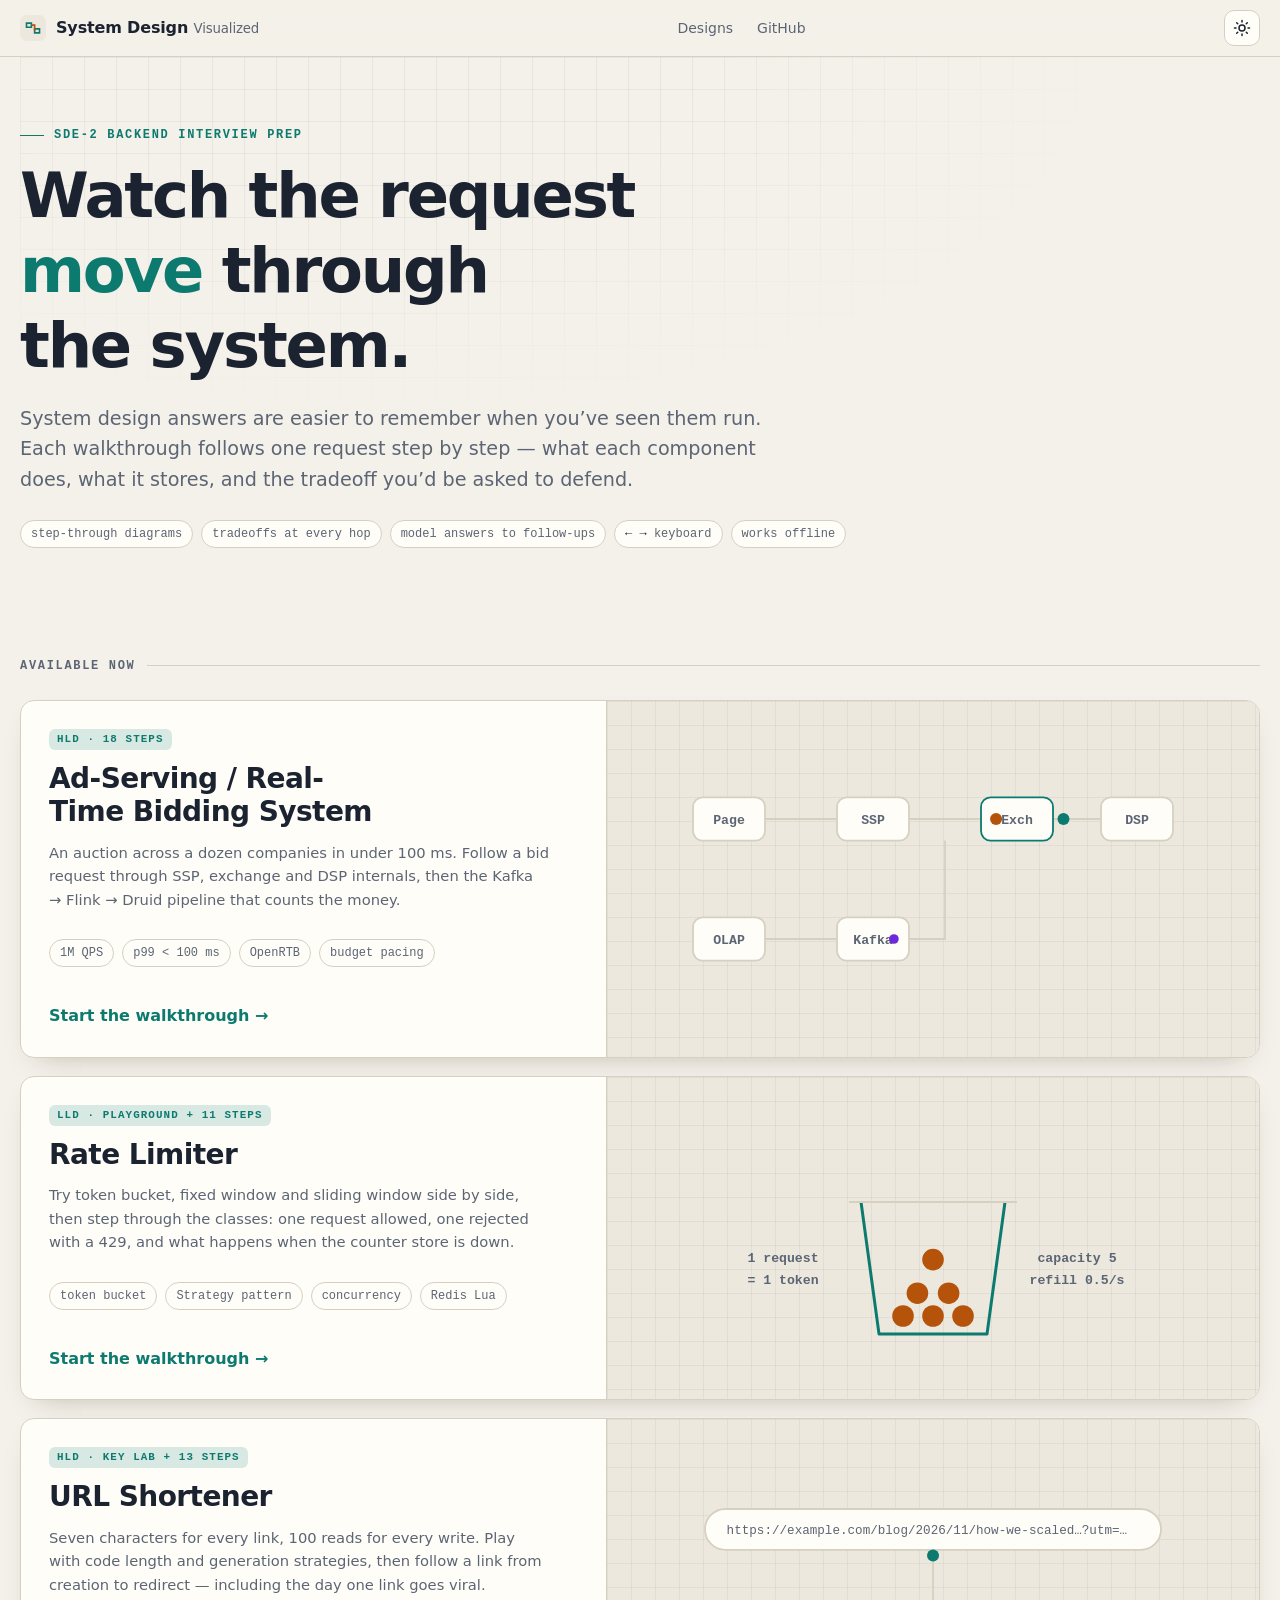
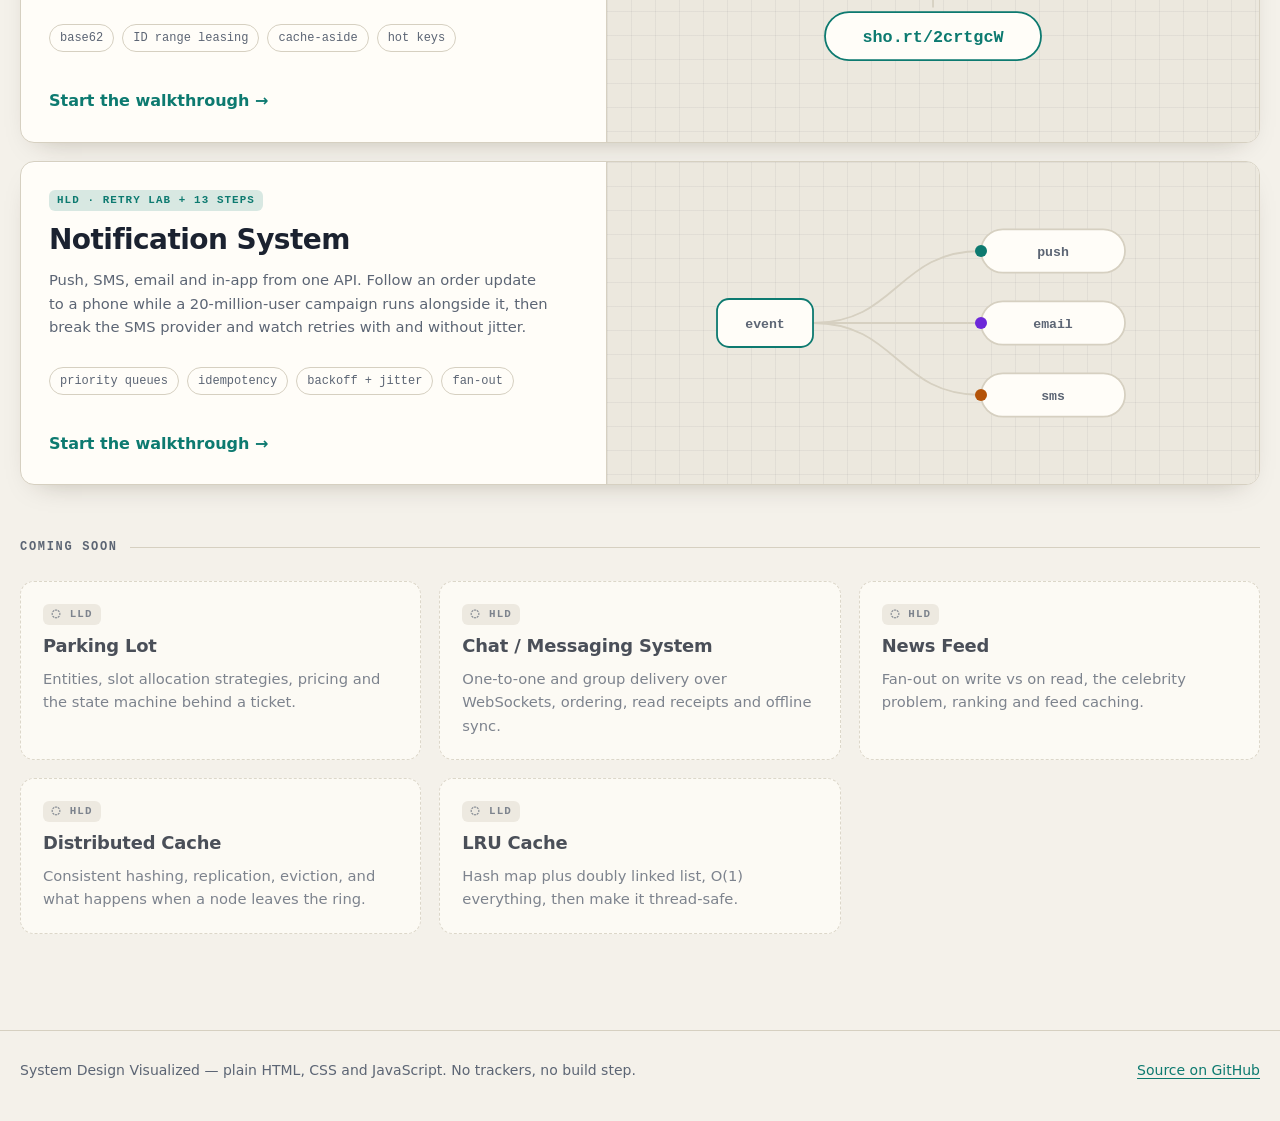
<file: index.html>
<!doctype html>
<html lang="en">
<head>
  <meta charset="utf-8">
  <meta name="viewport" content="width=device-width, initial-scale=1">
  <title>System Design Visualized — animated walkthroughs for backend interviews</title>
  <meta name="description" content="Animated, interactive system design walkthroughs for SDE-2 backend interview prep. Step through real architectures one request at a time.">
  <meta name="theme-color" content="#0a0e14">
  <!-- Set the theme before first paint to avoid a flash. -->
  <script>(function(){var t;try{t=localStorage.getItem('sdv-theme')}catch(e){}if(!t)t=window.matchMedia&&matchMedia('(prefers-color-scheme: light)').matches?'light':'dark';document.documentElement.dataset.theme=t})()</script>
  <link rel="icon" href="data:image/svg+xml,%3Csvg xmlns='http://www.w3.org/2000/svg' viewBox='0 0 32 32'%3E%3Crect width='32' height='32' rx='8' fill='%230a0e14'/%3E%3Cpath d='M8 10h6v5H8zM18 17h6v5h-6z' fill='none' stroke='%235eead4' stroke-width='2'/%3E%3Cpath d='M14 12.5h4v7' fill='none' stroke='%23fbbf24' stroke-width='2'/%3E%3C/svg%3E">
  <link rel="stylesheet" href="assets/style.css">
</head>
<body>

<header class="topbar">
  <div class="wrap topbar-inner">
    <a class="brand" href="index.html">
      <svg class="brand-mark" viewBox="0 0 32 32" aria-hidden="true"><rect width="32" height="32" rx="8" fill="var(--surface-2)"/><path d="M8 10h6v5H8zM18 17h6v5h-6z" fill="none" stroke="var(--accent)" stroke-width="2"/><path d="M14 12.5h4v7" fill="none" stroke="var(--money)" stroke-width="2"/></svg>
      <span>System Design <small>Visualized</small></span>
    </a>
    <nav class="topnav" aria-label="Site">
      <a href="#designs">Designs</a>
      <a href="https://github.com/Maruthi-Teja/system-design-visualized">GitHub</a>
    </nav>
    <button class="theme-toggle" type="button" data-theme-toggle aria-label="Toggle dark / light mode">
      <svg class="icon-moon" viewBox="0 0 24 24" fill="none" stroke="currentColor" stroke-width="2" stroke-linecap="round" stroke-linejoin="round" aria-hidden="true"><path d="M21 12.8A9 9 0 1 1 11.2 3a7 7 0 0 0 9.8 9.8z"/></svg>
      <svg class="icon-sun" viewBox="0 0 24 24" fill="none" stroke="currentColor" stroke-width="2" stroke-linecap="round" aria-hidden="true"><circle cx="12" cy="12" r="4"/><path d="M12 2v2M12 20v2M4.9 4.9l1.4 1.4M17.7 17.7l1.4 1.4M2 12h2M20 12h2M4.9 19.1l1.4-1.4M17.7 6.3l1.4-1.4"/></svg>
    </button>
  </div>
</header>

<main>
  <section class="wrap hero">
    <p class="eyebrow">SDE-2 backend interview prep</p>
    <h1>Watch the request <em>move</em> through the system.</h1>
    <p class="lede">System design answers are easier to remember when you’ve seen them run. Each walkthrough follows one request step by step — what each component does, what it stores, and the tradeoff you’d be asked to defend.</p>
    <ul class="chips">
      <li class="chip">step-through diagrams</li>
      <li class="chip">tradeoffs at every hop</li>
      <li class="chip">model answers to follow-ups</li>
      <li class="chip"><b>←</b> <b>→</b> keyboard</li>
      <li class="chip">works offline</li>
    </ul>
  </section>

  <section class="wrap" id="designs">
    <h2 class="section-label">Available now</h2>
    <div class="cards">
      <a class="card card-live" href="designs/rtb.html">
        <div class="card-body">
          <span class="card-tag">HLD · 18 steps</span>
          <h3>Ad-Serving / Real-Time Bidding System</h3>
          <p>An auction across a dozen companies in under 100 ms. Follow a bid request through SSP, exchange and DSP internals, then the Kafka → Flink → Druid pipeline that counts the money.</p>
          <ul class="chips" style="margin-top:4px">
            <li class="chip">1M QPS</li><li class="chip">p99 &lt; 100 ms</li><li class="chip">OpenRTB</li><li class="chip">budget pacing</li>
          </ul>
          <span class="card-cta">Start the walkthrough <span aria-hidden="true">→</span></span>
        </div>
        <!-- Decorative mini-diagram: three packets looping through a tiny version of the flow. -->
        <div class="card-art" aria-hidden="true">
          <svg viewBox="0 0 420 200">
            <path id="art-p1" class="a-line" d="M70,50 H130 M190,50 H250 M310,50 H350"/>
            <path class="a-line" d="M220,68 V150 H190 M130,150 H70"/>
            <path id="art-hot" d="M70,50 H350" fill="none"/>
            <path id="art-win" d="M350,50 H70" fill="none"/>
            <path id="art-async" d="M220,68 V150 H40" fill="none"/>
            <rect class="a-box" x="10" y="32" width="60" height="36" rx="8"/><text class="a-text" x="40" y="54">Page</text>
            <rect class="a-box" x="130" y="32" width="60" height="36" rx="8"/><text class="a-text" x="160" y="54">SSP</text>
            <rect class="a-box a-hot" x="250" y="32" width="60" height="36" rx="8"/><text class="a-text" x="280" y="54">Exch</text>
            <rect class="a-box" x="350" y="32" width="60" height="36" rx="8"/><text class="a-text" x="380" y="54">DSP</text>
            <rect class="a-box" x="130" y="132" width="60" height="36" rx="8"/><text class="a-text" x="160" y="154">Kafka</text>
            <rect class="a-box" x="10" y="132" width="60" height="36" rx="8"/><text class="a-text" x="40" y="154">OLAP</text>
            <circle class="a-dot" r="5"><animateMotion dur="2.6s" repeatCount="indefinite" keyPoints="0;1;1" keyTimes="0;0.7;1" calcMode="linear"><mpath href="#art-hot"/></animateMotion></circle>
            <circle class="a-dot-2" r="5"><animateMotion dur="2.6s" repeatCount="indefinite" keyPoints="0;0;1" keyTimes="0;0.45;1" calcMode="linear"><mpath href="#art-win"/></animateMotion></circle>
            <circle class="a-dot-3" r="4"><animateMotion dur="3.4s" repeatCount="indefinite"><mpath href="#art-async"/></animateMotion></circle>
          </svg>
        </div>
      </a>
      <a class="card card-live" href="designs/rate-limiter.html">
        <div class="card-body">
          <span class="card-tag">LLD · playground + 11 steps</span>
          <h3>Rate Limiter</h3>
          <p>Try token bucket, fixed window and sliding window side by side, then step through the classes: one request allowed, one rejected with a 429, and what happens when the counter store is down.</p>
          <ul class="chips" style="margin-top:4px">
            <li class="chip">token bucket</li><li class="chip">Strategy pattern</li><li class="chip">concurrency</li><li class="chip">Redis Lua</li>
          </ul>
          <span class="card-cta">Start the walkthrough <span aria-hidden="true">→</span></span>
        </div>
        <!-- Decorative: tokens dripping into a bucket. -->
        <div class="card-art" aria-hidden="true">
          <svg viewBox="0 0 420 200">
            <path id="art-drip" d="M210,10 V118" fill="none"/>
            <path class="a-bucket" d="M150,70 L165,180 H255 L270,70"/>
            <path class="a-line" d="M140,70 H280"/>
            <circle class="a-token" cx="185" cy="165" r="9"/><circle class="a-token" cx="210" cy="165" r="9"/><circle class="a-token" cx="235" cy="165" r="9"/>
            <circle class="a-token" cx="197" cy="146" r="9"/><circle class="a-token" cx="223" cy="146" r="9"/>
            <circle class="a-token a-token-move" r="9"><animateMotion dur="1.8s" repeatCount="indefinite" keyPoints="0;1;1" keyTimes="0;0.6;1" calcMode="linear"><mpath href="#art-drip"/></animateMotion></circle>
            <text class="a-text" x="330" y="120">capacity 5</text><text class="a-text" x="330" y="138">refill 0.5/s</text>
            <text class="a-text" x="85" y="120">1 request</text><text class="a-text" x="85" y="138">= 1 token</text>
          </svg>
        </div>
      </a>
      <a class="card card-live" href="designs/url-shortener.html">
        <div class="card-body">
          <span class="card-tag">HLD · key lab + 13 steps</span>
          <h3>URL Shortener</h3>
          <p>Seven characters for every link, 100 reads for every write. Play with code length and generation strategies, then follow a link from creation to redirect — including the day one link goes viral.</p>
          <ul class="chips" style="margin-top:4px">
            <li class="chip">base62</li><li class="chip">ID range leasing</li><li class="chip">cache-aside</li><li class="chip">hot keys</li>
          </ul>
          <span class="card-cta">Start the walkthrough <span aria-hidden="true">→</span></span>
        </div>
        <!-- Decorative: a long URL collapses into a short code. -->
        <div class="card-art" aria-hidden="true">
          <svg viewBox="0 0 420 200">
            <rect class="a-pill" x="20" y="40" width="380" height="34" rx="17"/>
            <text class="a-text-l" x="38" y="61">https://example.com/blog/2026/11/how-we-scaled…?utm=…</text>
            <path id="art-short" class="a-line" d="M210,78 V122"/>
            <circle class="a-dot" r="5"><animateMotion dur="1.6s" repeatCount="indefinite" keyPoints="0;1;1" keyTimes="0;0.6;1" calcMode="linear"><mpath href="#art-short"/></animateMotion></circle>
            <rect class="a-pill a-pill-hot" x="120" y="126" width="180" height="40" rx="20"/>
            <text class="a-text-hot" x="210" y="151" text-anchor="middle">sho.rt/2crtgcW</text>
          </svg>
        </div>
      </a>
      <a class="card card-live" href="designs/notification-system.html">
        <div class="card-body">
          <span class="card-tag">HLD · retry lab + 13 steps</span>
          <h3>Notification System</h3>
          <p>Push, SMS, email and in-app from one API. Follow an order update to a phone while a 20-million-user campaign runs alongside it, then break the SMS provider and watch retries with and without jitter.</p>
          <ul class="chips" style="margin-top:4px">
            <li class="chip">priority queues</li><li class="chip">idempotency</li><li class="chip">backoff + jitter</li><li class="chip">fan-out</li>
          </ul>
          <span class="card-cta">Start the walkthrough <span aria-hidden="true">→</span></span>
        </div>
        <!-- Decorative: one event fanning out to three channels. -->
        <div class="card-art" aria-hidden="true">
          <svg viewBox="0 0 420 200">
            <path id="art-n1" class="a-line" d="M110,100 C180,100 180,40 250,40"/>
            <path id="art-n2" class="a-line" d="M110,100 H250"/>
            <path id="art-n3" class="a-line" d="M110,100 C180,100 180,160 250,160"/>
            <rect class="a-box a-hot" x="30" y="80" width="80" height="40" rx="10"/><text class="a-text" x="70" y="104">event</text>
            <rect class="a-chan" x="250" y="22" width="120" height="36" rx="18"/><text class="a-text" x="310" y="44">push</text>
            <rect class="a-chan" x="250" y="82" width="120" height="36" rx="18"/><text class="a-text" x="310" y="104">email</text>
            <rect class="a-chan" x="250" y="142" width="120" height="36" rx="18"/><text class="a-text" x="310" y="164">sms</text>
            <circle class="a-dot" r="5"><animateMotion dur="1.8s" repeatCount="indefinite" keyPoints="0;1;1" keyTimes="0;0.6;1" calcMode="linear"><mpath href="#art-n1"/></animateMotion></circle>
            <circle class="a-dot-3" r="5"><animateMotion dur="1.8s" repeatCount="indefinite" keyPoints="0;1;1" keyTimes="0;0.6;1" calcMode="linear"><mpath href="#art-n2"/></animateMotion></circle>
            <circle class="a-dot-2" r="5"><animateMotion dur="1.8s" repeatCount="indefinite" keyPoints="0;1;1" keyTimes="0;0.6;1" calcMode="linear"><mpath href="#art-n3"/></animateMotion></circle>
          </svg>
        </div>
      </a>
    </div>

    <h2 class="section-label">Coming soon</h2>
    <div class="cards">
      <div class="card card-soon">
        <span class="card-tag">LLD</span>
        <h3>Parking Lot</h3>
        <p>Entities, slot allocation strategies, pricing and the state machine behind a ticket.</p>
      </div>
      <div class="card card-soon">
        <span class="card-tag">HLD</span>
        <h3>Chat / Messaging System</h3>
        <p>One-to-one and group delivery over WebSockets, ordering, read receipts and offline sync.</p>
      </div>
      <div class="card card-soon">
        <span class="card-tag">HLD</span>
        <h3>News Feed</h3>
        <p>Fan-out on write vs on read, the celebrity problem, ranking and feed caching.</p>
      </div>
      <div class="card card-soon">
        <span class="card-tag">HLD</span>
        <h3>Distributed Cache</h3>
        <p>Consistent hashing, replication, eviction, and what happens when a node leaves the ring.</p>
      </div>
      <div class="card card-soon">
        <span class="card-tag">LLD</span>
        <h3>LRU Cache</h3>
        <p>Hash map plus doubly linked list, O(1) everything, then make it thread-safe.</p>
      </div>
    </div>
  </section>
</main>

<footer class="footer">
  <div class="wrap">
    <span>System Design Visualized — plain HTML, CSS and JavaScript. No trackers, no build step.</span>
    <a href="https://github.com/Maruthi-Teja/system-design-visualized">Source on GitHub</a>
  </div>
</footer>

<script src="assets/engine.js"></script>
</body>
</html>
</file>
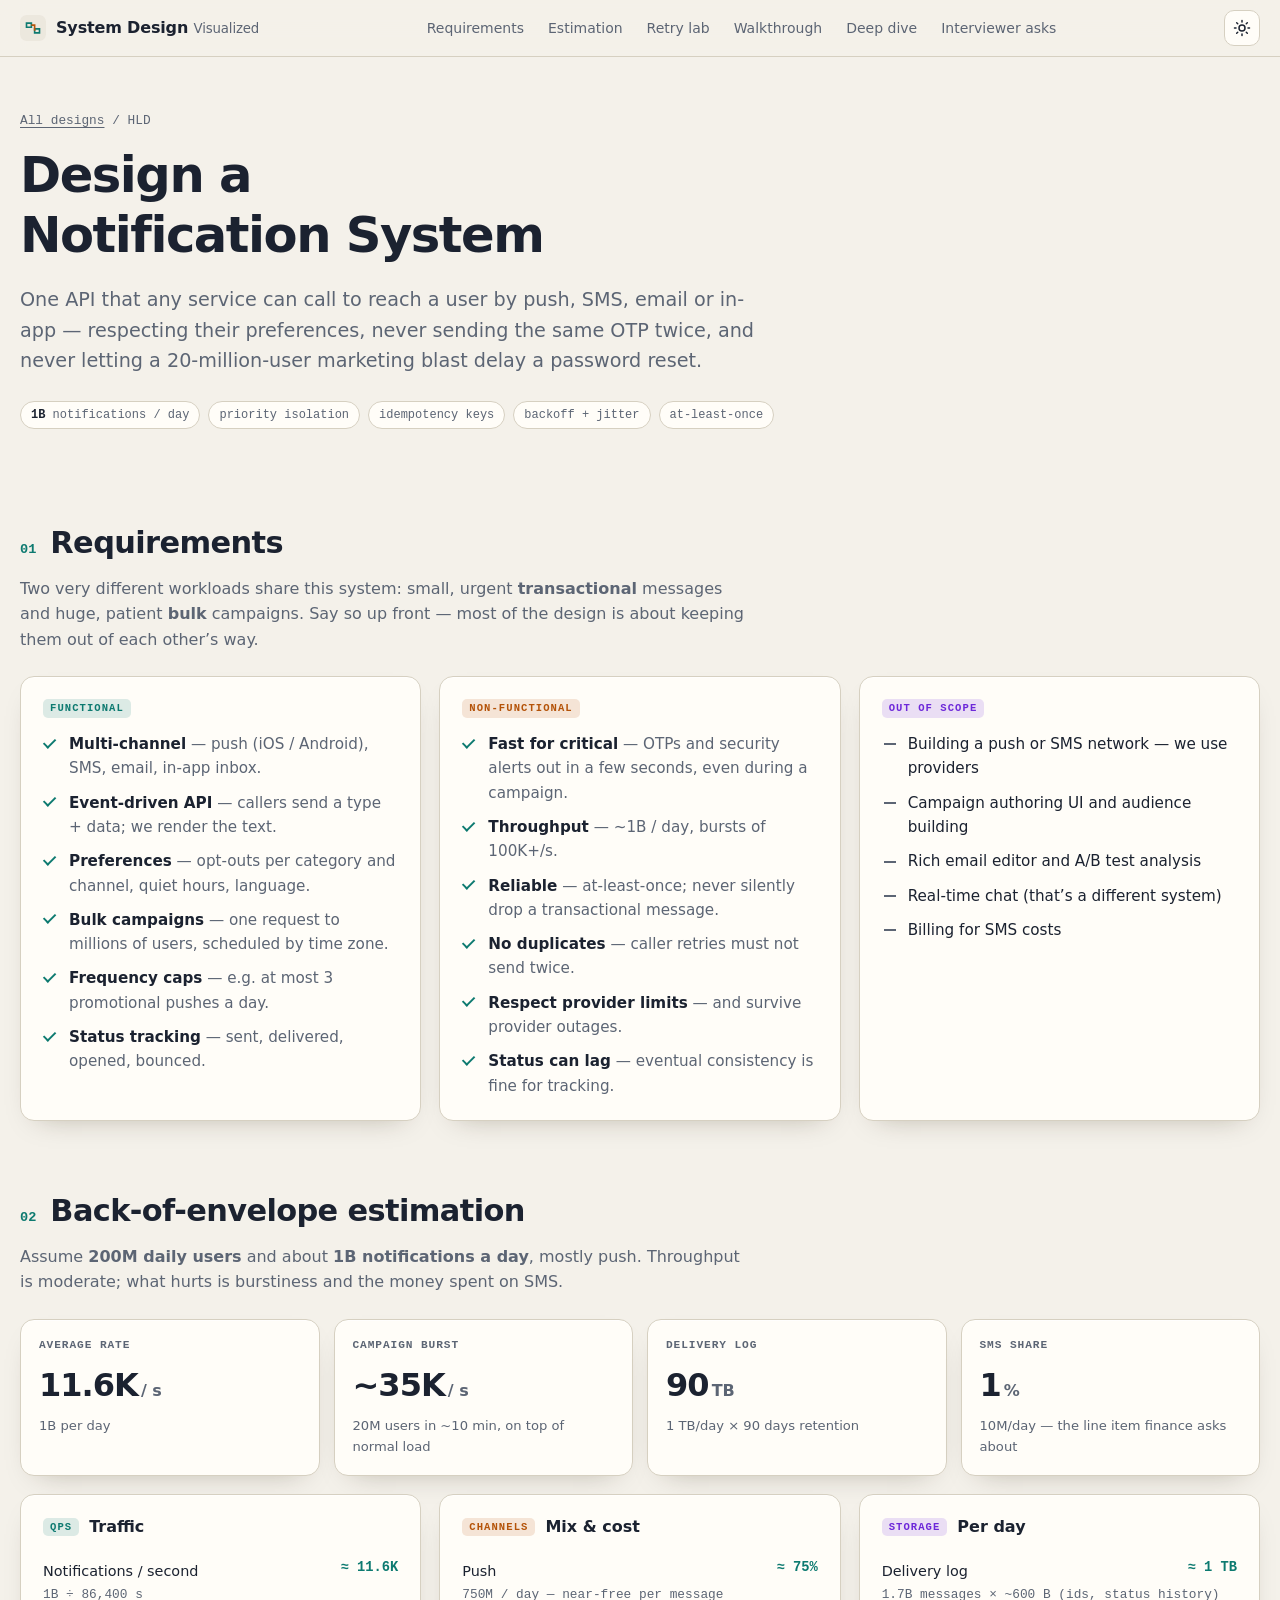
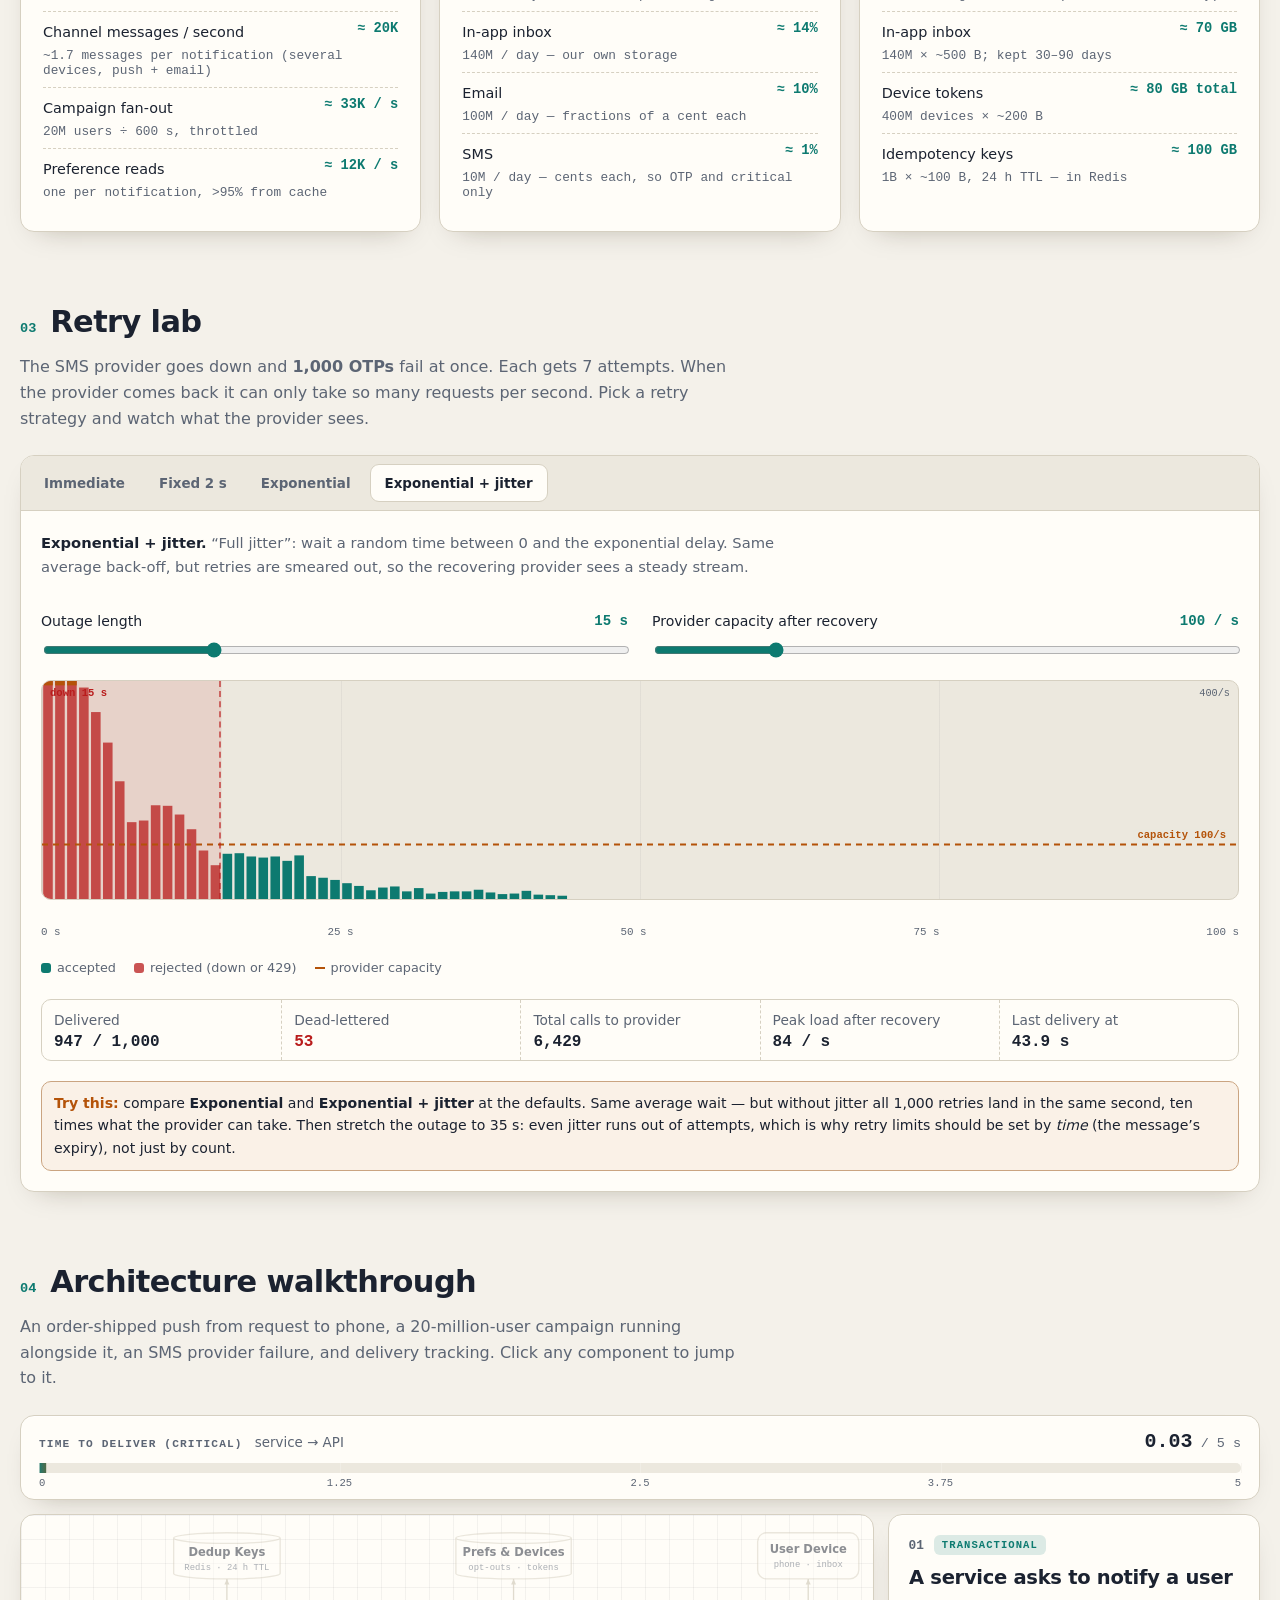
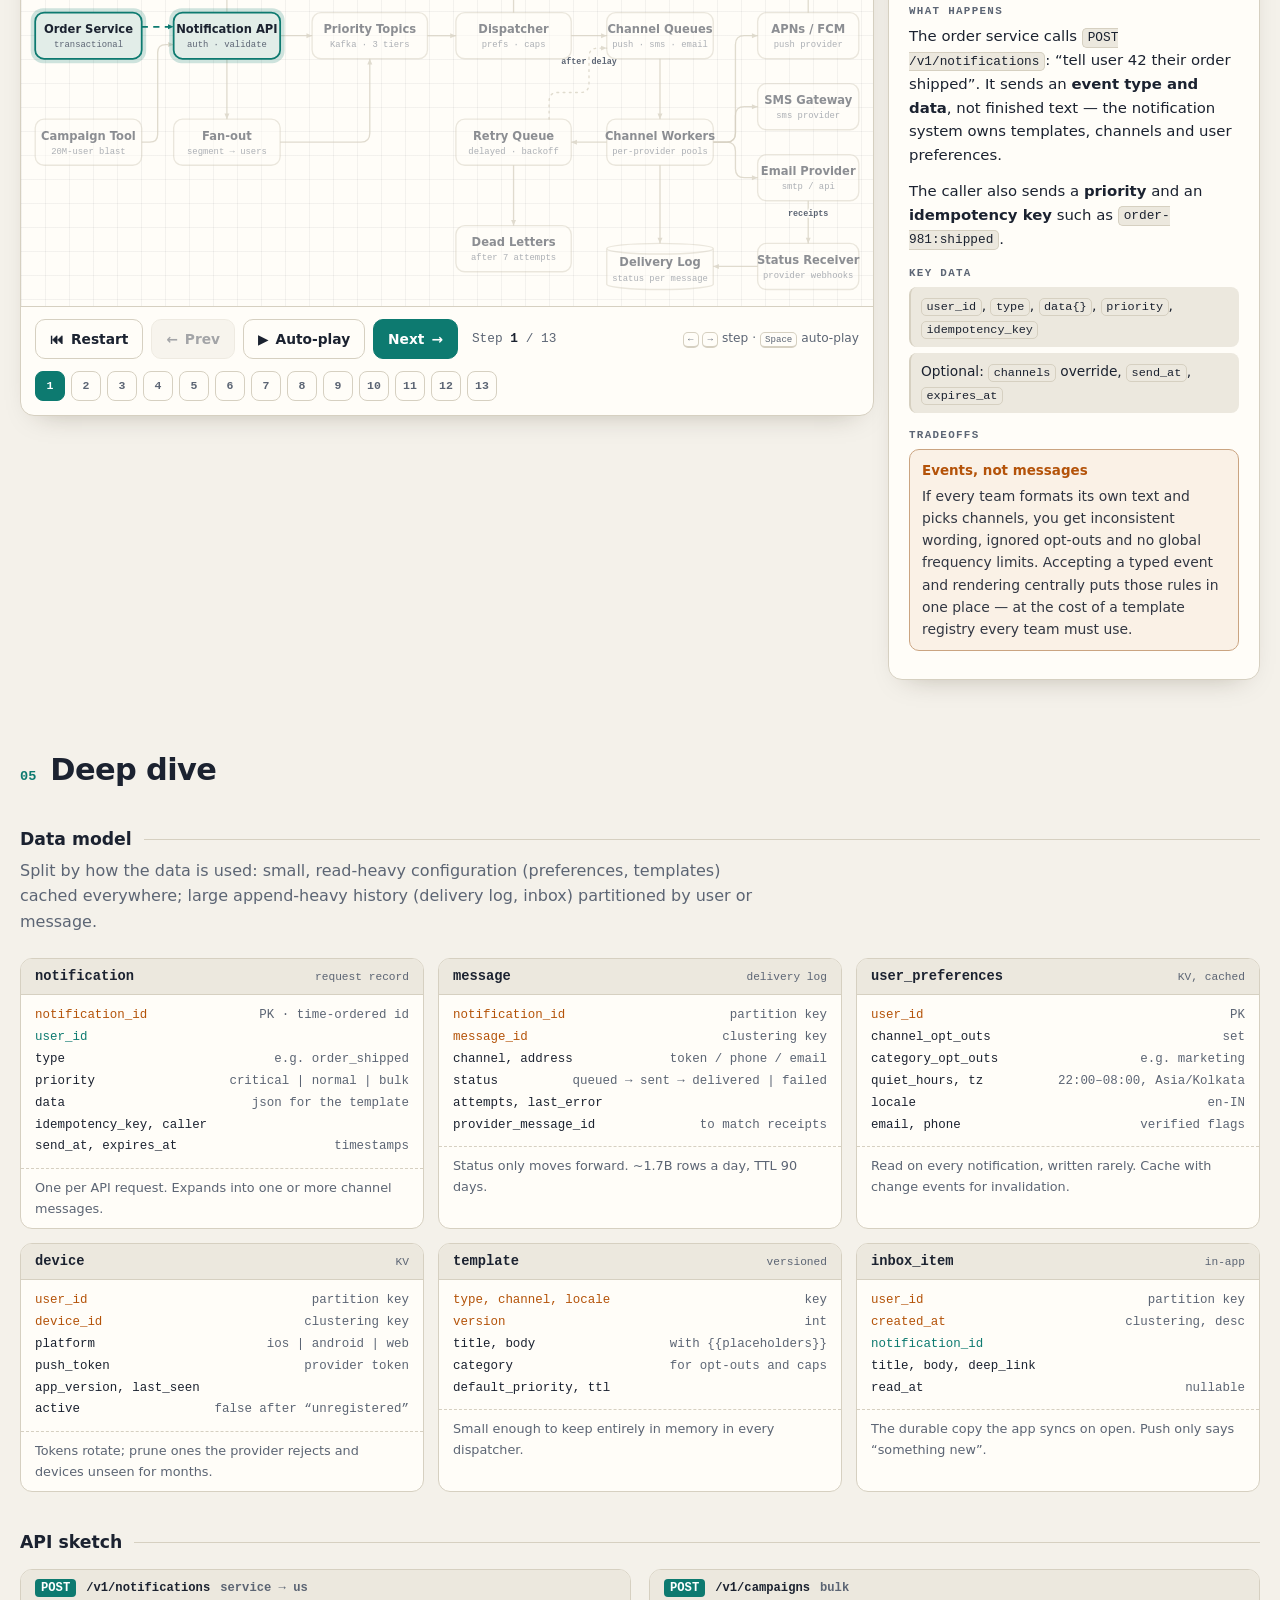
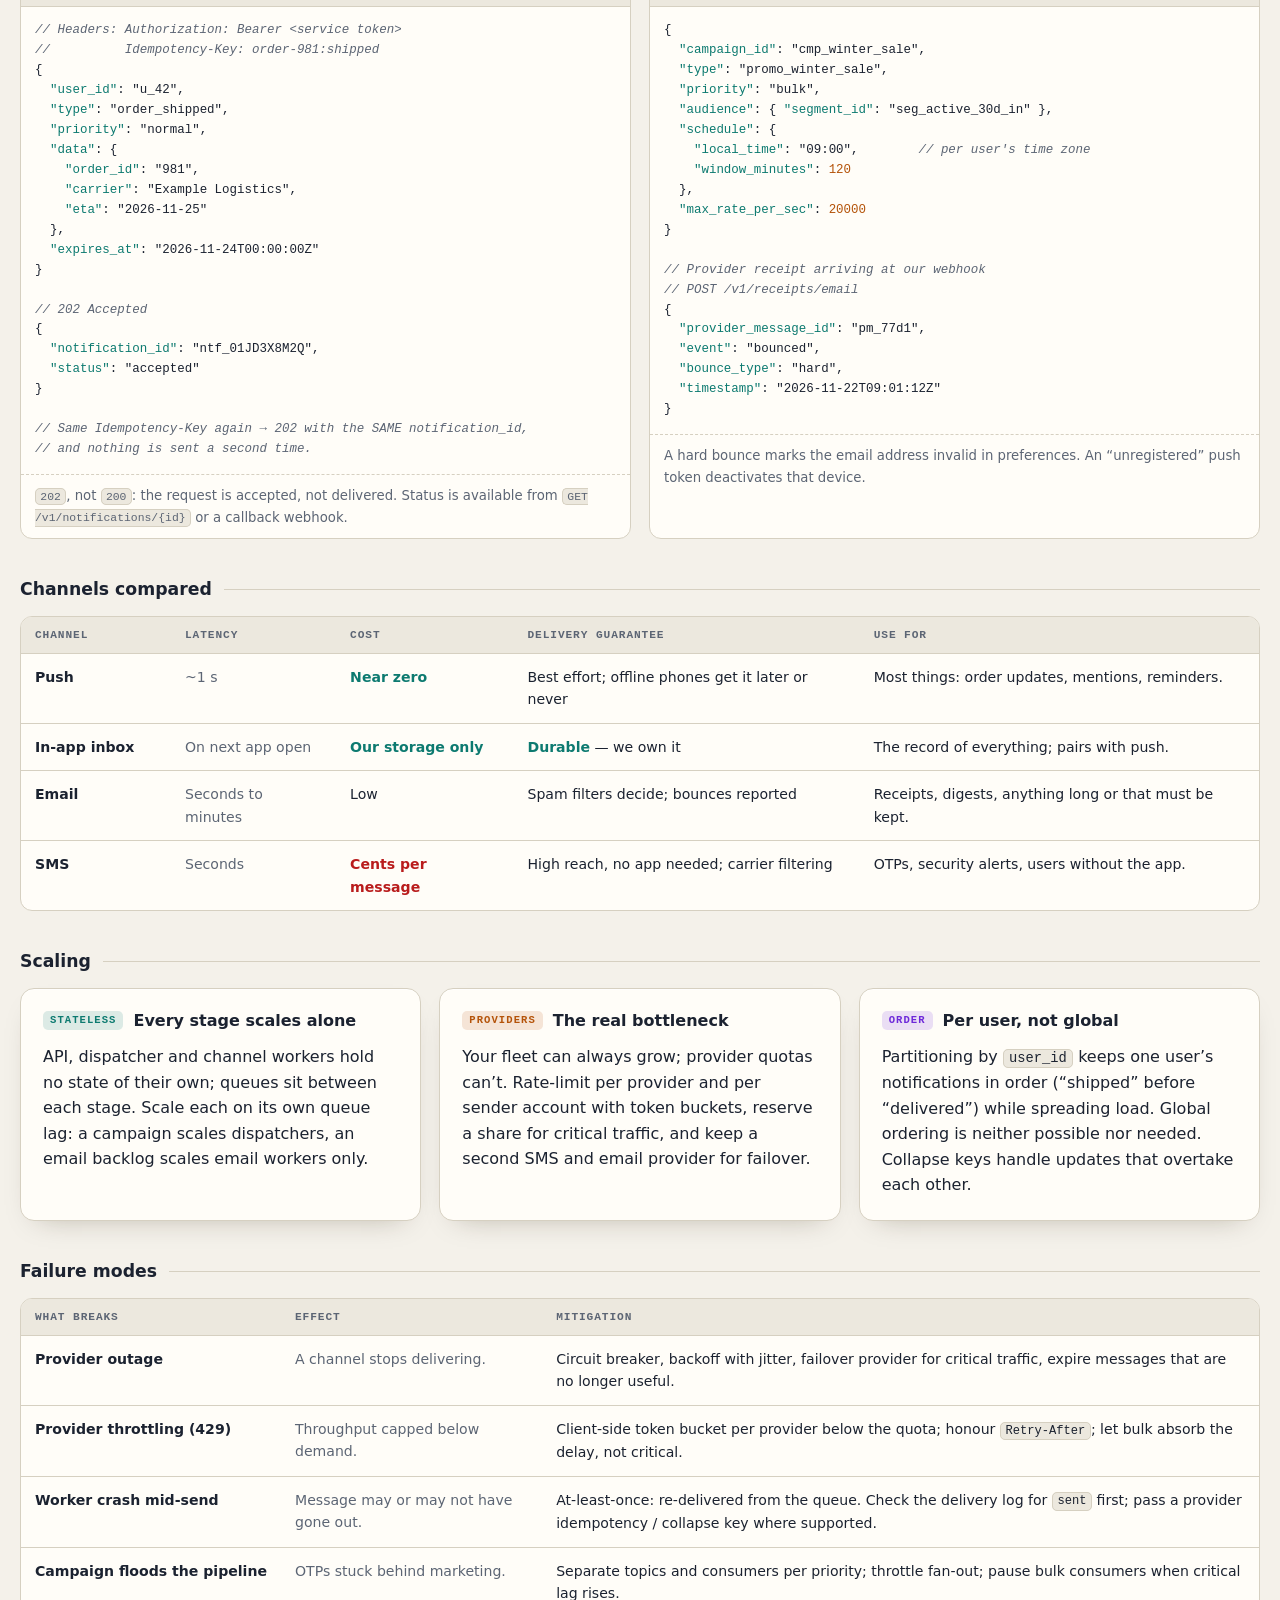
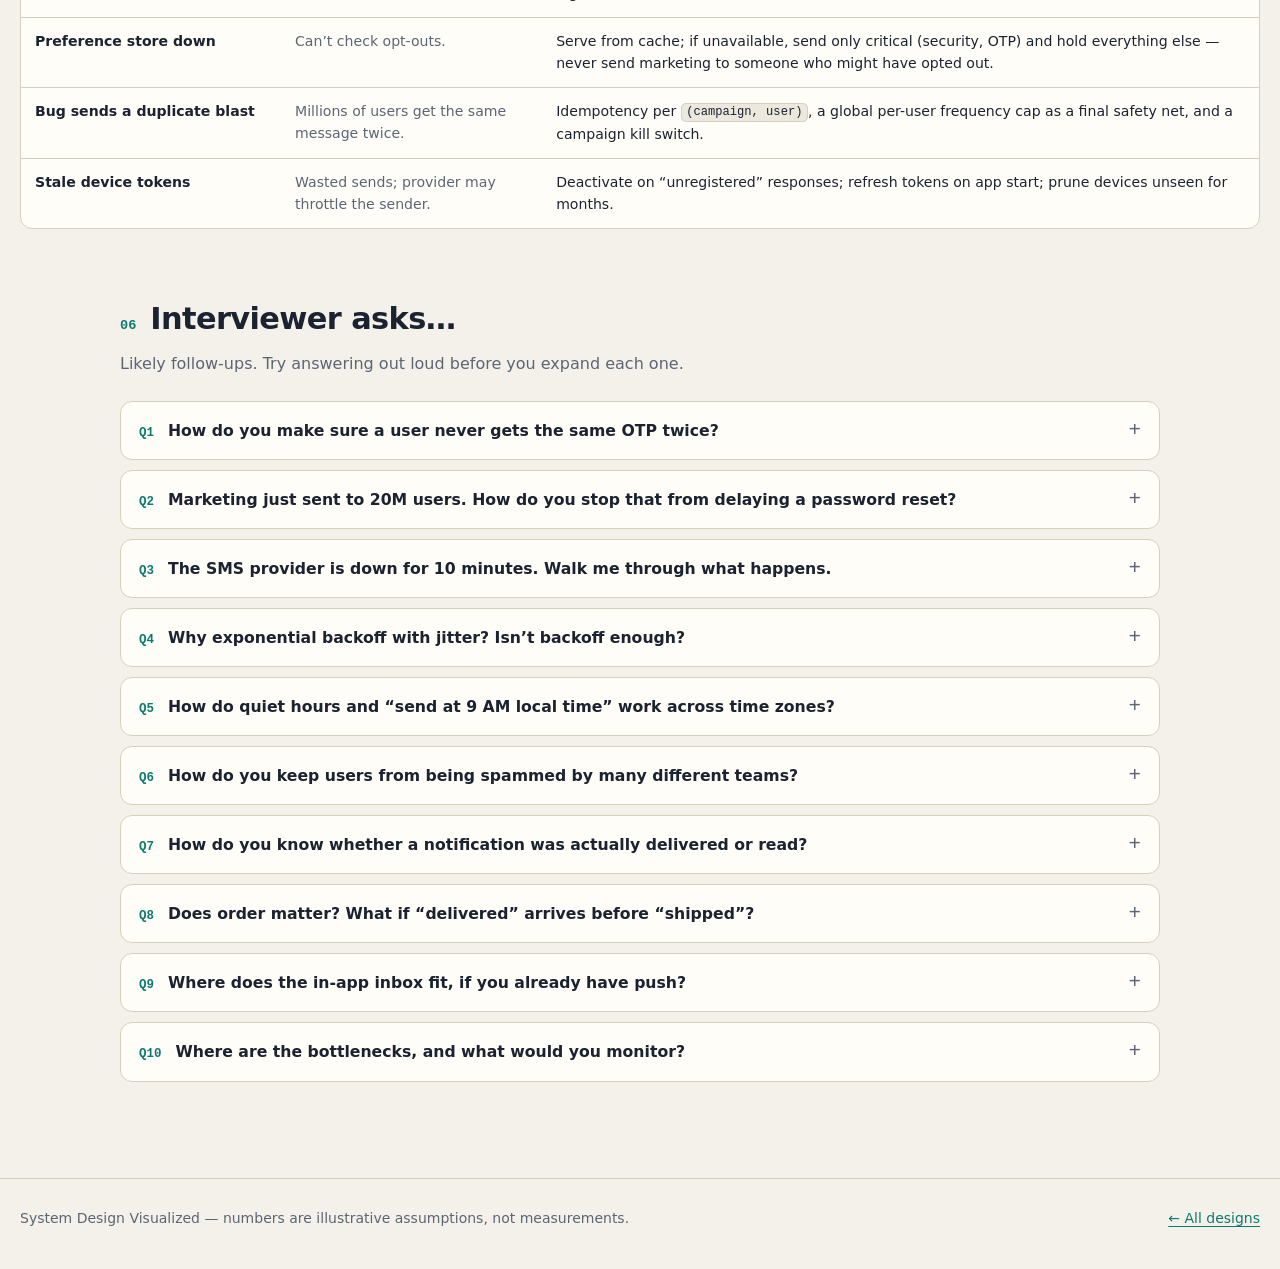
<file: designs/notification-system.html>
<!doctype html>
<html lang="en">
<head>
  <meta charset="utf-8">
  <meta name="viewport" content="width=device-width, initial-scale=1">
  <title>Design a Notification System · System Design Visualized</title>
  <meta name="description" content="Interactive notification system design: push, SMS, email and in-app delivery with priorities, idempotency, retries with backoff and jitter (try the retry lab), data model, API and interview follow-ups.">
  <meta name="theme-color" content="#0a0e14">
  <!-- Set the theme before first paint to avoid a flash. -->
  <script>(function(){var t;try{t=localStorage.getItem('sdv-theme')}catch(e){}if(!t)t=window.matchMedia&&matchMedia('(prefers-color-scheme: light)').matches?'light':'dark';document.documentElement.dataset.theme=t})()</script>
  <link rel="icon" href="data:image/svg+xml,%3Csvg xmlns='http://www.w3.org/2000/svg' viewBox='0 0 32 32'%3E%3Crect width='32' height='32' rx='8' fill='%230a0e14'/%3E%3Cpath d='M8 10h6v5H8zM18 17h6v5h-6z' fill='none' stroke='%235eead4' stroke-width='2'/%3E%3Cpath d='M14 12.5h4v7' fill='none' stroke='%23fbbf24' stroke-width='2'/%3E%3C/svg%3E">
  <link rel="stylesheet" href="../assets/style.css">
</head>
<body>

<header class="topbar">
  <div class="wrap topbar-inner">
    <a class="brand" href="../index.html">
      <svg class="brand-mark" viewBox="0 0 32 32" aria-hidden="true"><rect width="32" height="32" rx="8" fill="var(--surface-2)"/><path d="M8 10h6v5H8zM18 17h6v5h-6z" fill="none" stroke="var(--accent)" stroke-width="2"/><path d="M14 12.5h4v7" fill="none" stroke="var(--money)" stroke-width="2"/></svg>
      <span>System Design <small>Visualized</small></span>
    </a>
    <nav class="topnav" aria-label="On this page">
      <a href="#requirements">Requirements</a>
      <a href="#estimation">Estimation</a>
      <a href="#retries">Retry lab</a>
      <a href="#walkthrough-section">Walkthrough</a>
      <a href="#deep-dive">Deep dive</a>
      <a href="#interview">Interviewer asks</a>
    </nav>
    <button class="theme-toggle" type="button" data-theme-toggle aria-label="Toggle dark / light mode">
      <svg class="icon-moon" viewBox="0 0 24 24" fill="none" stroke="currentColor" stroke-width="2" stroke-linecap="round" stroke-linejoin="round" aria-hidden="true"><path d="M21 12.8A9 9 0 1 1 11.2 3a7 7 0 0 0 9.8 9.8z"/></svg>
      <svg class="icon-sun" viewBox="0 0 24 24" fill="none" stroke="currentColor" stroke-width="2" stroke-linecap="round" aria-hidden="true"><circle cx="12" cy="12" r="4"/><path d="M12 2v2M12 20v2M4.9 4.9l1.4 1.4M17.7 17.7l1.4 1.4M2 12h2M20 12h2M4.9 19.1l1.4-1.4M17.7 6.3l1.4-1.4"/></svg>
    </button>
  </div>
</header>

<main>
  <div class="wrap page-hero">
    <p class="crumb"><a href="../index.html">All designs</a> / HLD</p>
    <h1>Design a Notification System</h1>
    <p class="lede">One API that any service can call to reach a user by push, SMS, email or in-app — respecting their preferences, never sending the same OTP twice, and never letting a 20-million-user marketing blast delay a password reset.</p>
    <ul class="chips">
      <li class="chip"><b>1B</b> notifications / day</li>
      <li class="chip">priority isolation</li>
      <li class="chip">idempotency keys</li>
      <li class="chip">backoff + jitter</li>
      <li class="chip">at-least-once</li>
    </ul>
  </div>

  <!-- ============================ 1. Requirements ============================ -->
  <section class="wrap section" id="requirements">
    <div class="section-head"><span class="num">01</span><h2>Requirements</h2></div>
    <p class="section-intro">Two very different workloads share this system: small, urgent <b>transactional</b> messages and huge, patient <b>bulk</b> campaigns. Say so up front — most of the design is about keeping them out of each other’s way.</p>
    <div class="grid-3">
      <div class="block">
        <h3><span class="pill">Functional</span></h3>
        <ul class="checklist">
          <li><b>Multi-channel</b> <span>— push (iOS / Android), SMS, email, in-app inbox.</span></li>
          <li><b>Event-driven API</b> <span>— callers send a type + data; we render the text.</span></li>
          <li><b>Preferences</b> <span>— opt-outs per category and channel, quiet hours, language.</span></li>
          <li><b>Bulk campaigns</b> <span>— one request to millions of users, scheduled by time zone.</span></li>
          <li><b>Frequency caps</b> <span>— e.g. at most 3 promotional pushes a day.</span></li>
          <li><b>Status tracking</b> <span>— sent, delivered, opened, bounced.</span></li>
        </ul>
      </div>
      <div class="block">
        <h3><span class="pill is-money">Non-functional</span></h3>
        <ul class="checklist">
          <li><b>Fast for critical</b> <span>— OTPs and security alerts out in a few seconds, even during a campaign.</span></li>
          <li><b>Throughput</b> <span>— ~1B / day, bursts of 100K+/s.</span></li>
          <li><b>Reliable</b> <span>— at-least-once; never silently drop a transactional message.</span></li>
          <li><b>No duplicates</b> <span>— caller retries must not send twice.</span></li>
          <li><b>Respect provider limits</b> <span>— and survive provider outages.</span></li>
          <li><b>Status can lag</b> <span>— eventual consistency is fine for tracking.</span></li>
        </ul>
      </div>
      <div class="block">
        <h3><span class="pill is-async">Out of scope</span></h3>
        <ul class="checklist is-out">
          <li>Building a push or SMS network — we use providers</li>
          <li>Campaign authoring UI and audience building</li>
          <li>Rich email editor and A/B test analysis</li>
          <li>Real-time chat (that’s a different system)</li>
          <li>Billing for SMS costs</li>
        </ul>
      </div>
    </div>
  </section>

  <!-- ============================= 2. Estimation ============================= -->
  <section class="wrap section" id="estimation">
    <div class="section-head"><span class="num">02</span><h2>Back-of-envelope estimation</h2></div>
    <p class="section-intro">Assume <b>200M daily users</b> and about <b>1B notifications a day</b>, mostly push. Throughput is moderate; what hurts is burstiness and the money spent on SMS.</p>

    <div class="stats">
      <div class="stat"><div class="stat-label">Average rate</div><div class="stat-value">11.6K<small>/ s</small></div><div class="stat-note">1B per day</div></div>
      <div class="stat"><div class="stat-label">Campaign burst</div><div class="stat-value">~35K<small>/ s</small></div><div class="stat-note">20M users in ~10 min, on top of normal load</div></div>
      <div class="stat"><div class="stat-label">Delivery log</div><div class="stat-value">90<small>TB</small></div><div class="stat-note">1 TB/day × 90 days retention</div></div>
      <div class="stat"><div class="stat-label">SMS share</div><div class="stat-value">1<small>%</small></div><div class="stat-note">10M/day — the line item finance asks about</div></div>
    </div>

    <div class="grid-3">
      <div class="block">
        <h3><span class="pill">QPS</span> Traffic</h3>
        <ul class="math">
          <li><span>Notifications / second</span><span class="res">≈ 11.6K</span><span class="calc">1B ÷ 86,400 s</span></li>
          <li><span>Channel messages / second</span><span class="res">≈ 20K</span><span class="calc">~1.7 messages per notification (several devices, push + email)</span></li>
          <li><span>Campaign fan-out</span><span class="res">≈ 33K / s</span><span class="calc">20M users ÷ 600 s, throttled</span></li>
          <li><span>Preference reads</span><span class="res">≈ 12K / s</span><span class="calc">one per notification, &gt;95% from cache</span></li>
        </ul>
      </div>
      <div class="block">
        <h3><span class="pill is-money">Channels</span> Mix &amp; cost</h3>
        <ul class="math">
          <li><span>Push</span><span class="res">≈ 75%</span><span class="calc">750M / day — near-free per message</span></li>
          <li><span>In-app inbox</span><span class="res">≈ 14%</span><span class="calc">140M / day — our own storage</span></li>
          <li><span>Email</span><span class="res">≈ 10%</span><span class="calc">100M / day — fractions of a cent each</span></li>
          <li><span>SMS</span><span class="res">≈ 1%</span><span class="calc">10M / day — cents each, so OTP and critical only</span></li>
        </ul>
      </div>
      <div class="block">
        <h3><span class="pill is-async">Storage</span> Per day</h3>
        <ul class="math">
          <li><span>Delivery log</span><span class="res">≈ 1 TB</span><span class="calc">1.7B messages × ~600 B (ids, status history)</span></li>
          <li><span>In-app inbox</span><span class="res">≈ 70 GB</span><span class="calc">140M × ~500 B; kept 30–90 days</span></li>
          <li><span>Device tokens</span><span class="res">≈ 80 GB total</span><span class="calc">400M devices × ~200 B</span></li>
          <li><span>Idempotency keys</span><span class="res">≈ 100 GB</span><span class="calc">1B × ~100 B, 24 h TTL — in Redis</span></li>
        </ul>
      </div>
    </div>
  </section>

  <!-- ============================== 3. Retry lab ============================== -->
  <section class="wrap section" id="retries">
    <div class="section-head"><span class="num">03</span><h2>Retry lab</h2></div>
    <p class="section-intro">The SMS provider goes down and <b>1,000 OTPs</b> fail at once. Each gets 7 attempts. When the provider comes back it can only take so many requests per second. Pick a retry strategy and watch what the provider sees.</p>

    <div class="sim" id="retrylab">
      <div class="sim-tabs" role="tablist" aria-label="Retry strategy">
        <button class="sim-tab" type="button" role="tab" data-strategy="immediate">Immediate</button>
        <button class="sim-tab" type="button" role="tab" data-strategy="fixed">Fixed 2 s</button>
        <button class="sim-tab" type="button" role="tab" data-strategy="expo">Exponential</button>
        <button class="sim-tab" type="button" role="tab" data-strategy="jitter">Exponential + jitter</button>
      </div>
      <div class="sim-body">
        <p class="sim-desc rl-desc"></p>
        <div class="rl-controls">
          <label class="lab-field"><span>Outage length <b data-out="outage"></b></span><input type="range" min="5" max="40" step="1" value="15" data-rl="outage"></label>
          <label class="lab-field"><span>Provider capacity after recovery <b data-out="cap"></b></span><input type="range" min="50" max="300" step="25" value="100" data-rl="cap"></label>
        </div>
        <div class="rl-plot">
          <span class="rl-ymax"></span>
          <div class="rl-outage-label"></div>
          <svg class="rl-chart" viewBox="0 0 1000 200" preserveAspectRatio="none" role="img" aria-label="Attempts per second: accepted and rejected"></svg>
          <span class="rl-cap-label"></span>
        </div>
        <div class="sim-strip-labels"><span>0 s</span><span>25 s</span><span>50 s</span><span>75 s</span><span>100 s</span></div>
        <div class="rl-legend"><span><i class="is-ok"></i>accepted</span><span><i class="is-no"></i>rejected (down or 429)</span><span><i class="is-cap"></i>provider capacity</span></div>
        <dl class="lab-kv rl-kv">
          <div><dt>Delivered</dt><dd data-out="delivered"></dd></div>
          <div><dt>Dead-lettered</dt><dd data-out="dead"></dd></div>
          <div><dt>Total calls to provider</dt><dd data-out="attempts"></dd></div>
          <div><dt>Peak load after recovery</dt><dd data-out="peak"></dd></div>
          <div><dt>Last delivery at</dt><dd data-out="last"></dd></div>
        </dl>
        <p class="sim-try"><strong>Try this:</strong> compare <b>Exponential</b> and <b>Exponential + jitter</b> at the defaults. Same average wait — but without jitter all 1,000 retries land in the same second, ten times what the provider can take. Then stretch the outage to 35 s: even jitter runs out of attempts, which is why retry limits should be set by <i>time</i> (the message’s expiry), not just by count.</p>
      </div>
    </div>
    <noscript><p class="block">The retry lab needs JavaScript.</p></noscript>
  </section>

  <!-- ============================= 4. Walkthrough ============================= -->
  <section class="wrap section" id="walkthrough-section">
    <div class="section-head"><span class="num">04</span><h2>Architecture walkthrough</h2></div>
    <p class="section-intro">An order-shipped push from request to phone, a 20-million-user campaign running alongside it, an SMS provider failure, and delivery tracking. Click any component to jump to it.</p>
    <div id="walkthrough"></div>
    <noscript><p class="block">The interactive walkthrough needs JavaScript.</p></noscript>
  </section>

  <!-- ============================== 5. Deep dive ============================== -->
  <section class="wrap section" id="deep-dive">
    <div class="section-head"><span class="num">05</span><h2>Deep dive</h2></div>

    <h3 class="subhead">Data model</h3>
    <p class="section-intro">Split by how the data is used: small, read-heavy configuration (preferences, templates) cached everywhere; large append-heavy history (delivery log, inbox) partitioned by user or message.</p>
    <div class="entities">
      <div class="entity">
        <header>notification <span>request record</span></header>
        <ul>
          <li class="pk"><b>notification_id</b><i>PK · time-ordered id</i></li>
          <li class="fk"><b>user_id</b><i></i></li>
          <li><b>type</b><i>e.g. order_shipped</i></li>
          <li><b>priority</b><i>critical | normal | bulk</i></li>
          <li><b>data</b><i>json for the template</i></li>
          <li><b>idempotency_key, caller</b><i></i></li>
          <li><b>send_at, expires_at</b><i>timestamps</i></li>
        </ul>
        <footer>One per API request. Expands into one or more channel messages.</footer>
      </div>
      <div class="entity">
        <header>message <span>delivery log</span></header>
        <ul>
          <li class="pk"><b>notification_id</b><i>partition key</i></li>
          <li class="pk"><b>message_id</b><i>clustering key</i></li>
          <li><b>channel, address</b><i>token / phone / email</i></li>
          <li><b>status</b><i>queued → sent → delivered | failed</i></li>
          <li><b>attempts, last_error</b><i></i></li>
          <li><b>provider_message_id</b><i>to match receipts</i></li>
        </ul>
        <footer>Status only moves forward. ~1.7B rows a day, TTL 90 days.</footer>
      </div>
      <div class="entity">
        <header>user_preferences <span>KV, cached</span></header>
        <ul>
          <li class="pk"><b>user_id</b><i>PK</i></li>
          <li><b>channel_opt_outs</b><i>set</i></li>
          <li><b>category_opt_outs</b><i>e.g. marketing</i></li>
          <li><b>quiet_hours, tz</b><i>22:00–08:00, Asia/Kolkata</i></li>
          <li><b>locale</b><i>en-IN</i></li>
          <li><b>email, phone</b><i>verified flags</i></li>
        </ul>
        <footer>Read on every notification, written rarely. Cache with change events for invalidation.</footer>
      </div>
      <div class="entity">
        <header>device <span>KV</span></header>
        <ul>
          <li class="pk"><b>user_id</b><i>partition key</i></li>
          <li class="pk"><b>device_id</b><i>clustering key</i></li>
          <li><b>platform</b><i>ios | android | web</i></li>
          <li><b>push_token</b><i>provider token</i></li>
          <li><b>app_version, last_seen</b><i></i></li>
          <li><b>active</b><i>false after “unregistered”</i></li>
        </ul>
        <footer>Tokens rotate; prune ones the provider rejects and devices unseen for months.</footer>
      </div>
      <div class="entity">
        <header>template <span>versioned</span></header>
        <ul>
          <li class="pk"><b>type, channel, locale</b><i>key</i></li>
          <li class="pk"><b>version</b><i>int</i></li>
          <li><b>title, body</b><i>with {{placeholders}}</i></li>
          <li><b>category</b><i>for opt-outs and caps</i></li>
          <li><b>default_priority, ttl</b><i></i></li>
        </ul>
        <footer>Small enough to keep entirely in memory in every dispatcher.</footer>
      </div>
      <div class="entity">
        <header>inbox_item <span>in-app</span></header>
        <ul>
          <li class="pk"><b>user_id</b><i>partition key</i></li>
          <li class="pk"><b>created_at</b><i>clustering, desc</i></li>
          <li class="fk"><b>notification_id</b><i></i></li>
          <li><b>title, body, deep_link</b><i></i></li>
          <li><b>read_at</b><i>nullable</i></li>
        </ul>
        <footer>The durable copy the app syncs on open. Push only says “something new”.</footer>
      </div>
    </div>

    <h3 class="subhead">API sketch</h3>
    <div class="grid-2">
      <div class="code">
        <div class="code-head"><span class="verb">POST</span><b>/v1/notifications</b><span>service → us</span></div>
<pre><code class="json">// Headers: Authorization: Bearer &lt;service token&gt;
//          Idempotency-Key: order-981:shipped
{
  "user_id": "u_42",
  "type": "order_shipped",
  "priority": "normal",
  "data": {
    "order_id": "981",
    "carrier": "Example Logistics",
    "eta": "2026-11-25"
  },
  "expires_at": "2026-11-24T00:00:00Z"
}

// 202 Accepted
{
  "notification_id": "ntf_01JD3X8M2Q",
  "status": "accepted"
}

// Same Idempotency-Key again → 202 with the SAME notification_id,
// and nothing is sent a second time.</code></pre>
        <div class="code-note"><code>202</code>, not <code>200</code>: the request is accepted, not delivered. Status is available from <code>GET /v1/notifications/{id}</code> or a callback webhook.</div>
      </div>
      <div class="code">
        <div class="code-head"><span class="verb">POST</span><b>/v1/campaigns</b><span>bulk</span></div>
<pre><code class="json">{
  "campaign_id": "cmp_winter_sale",
  "type": "promo_winter_sale",
  "priority": "bulk",
  "audience": { "segment_id": "seg_active_30d_in" },
  "schedule": {
    "local_time": "09:00",        // per user's time zone
    "window_minutes": 120
  },
  "max_rate_per_sec": 20000
}

// Provider receipt arriving at our webhook
// POST /v1/receipts/email
{
  "provider_message_id": "pm_77d1",
  "event": "bounced",
  "bounce_type": "hard",
  "timestamp": "2026-11-22T09:01:12Z"
}</code></pre>
        <div class="code-note">A hard bounce marks the email address invalid in preferences. An “unregistered” push token deactivates that device.</div>
      </div>
    </div>

    <h3 class="subhead">Channels compared</h3>
    <div class="table-scroll">
      <table class="modes is-compare">
        <thead><tr><th>Channel</th><th>Latency</th><th>Cost</th><th>Delivery guarantee</th><th>Use for</th></tr></thead>
        <tbody>
          <tr><td>Push</td><td>~1 s</td><td><span class="good">Near zero</span></td><td>Best effort; offline phones get it later or never</td><td>Most things: order updates, mentions, reminders.</td></tr>
          <tr><td>In-app inbox</td><td>On next app open</td><td><span class="good">Our storage only</span></td><td><span class="good">Durable</span> — we own it</td><td>The record of everything; pairs with push.</td></tr>
          <tr><td>Email</td><td>Seconds to minutes</td><td>Low</td><td>Spam filters decide; bounces reported</td><td>Receipts, digests, anything long or that must be kept.</td></tr>
          <tr><td>SMS</td><td>Seconds</td><td><span class="bad">Cents per message</span></td><td>High reach, no app needed; carrier filtering</td><td>OTPs, security alerts, users without the app.</td></tr>
        </tbody>
      </table>
    </div>

    <h3 class="subhead">Scaling</h3>
    <div class="grid-3">
      <div class="block">
        <h3><span class="pill">Stateless</span> Every stage scales alone</h3>
        <p>API, dispatcher and channel workers hold no state of their own; queues sit between each stage. Scale each on its own queue lag: a campaign scales dispatchers, an email backlog scales email workers only.</p>
      </div>
      <div class="block">
        <h3><span class="pill is-money">Providers</span> The real bottleneck</h3>
        <p>Your fleet can always grow; provider quotas can’t. Rate-limit per provider and per sender account with token buckets, reserve a share for critical traffic, and keep a second SMS and email provider for failover.</p>
      </div>
      <div class="block">
        <h3><span class="pill is-async">Order</span> Per user, not global</h3>
        <p>Partitioning by <code>user_id</code> keeps one user’s notifications in order (“shipped” before “delivered”) while spreading load. Global ordering is neither possible nor needed. Collapse keys handle updates that overtake each other.</p>
      </div>
    </div>

    <h3 class="subhead">Failure modes</h3>
    <div class="table-scroll">
      <table class="modes">
        <thead><tr><th>What breaks</th><th>Effect</th><th>Mitigation</th></tr></thead>
        <tbody>
          <tr><td>Provider outage</td><td>A channel stops delivering.</td><td>Circuit breaker, backoff with jitter, failover provider for critical traffic, expire messages that are no longer useful.</td></tr>
          <tr><td>Provider throttling (429)</td><td>Throughput capped below demand.</td><td>Client-side token bucket per provider below the quota; honour <code>Retry-After</code>; let bulk absorb the delay, not critical.</td></tr>
          <tr><td>Worker crash mid-send</td><td>Message may or may not have gone out.</td><td>At-least-once: re-delivered from the queue. Check the delivery log for <code>sent</code> first; pass a provider idempotency / collapse key where supported.</td></tr>
          <tr><td>Campaign floods the pipeline</td><td>OTPs stuck behind marketing.</td><td>Separate topics and consumers per priority; throttle fan-out; pause bulk consumers when critical lag rises.</td></tr>
          <tr><td>Preference store down</td><td>Can’t check opt-outs.</td><td>Serve from cache; if unavailable, send only critical (security, OTP) and hold everything else — never send marketing to someone who might have opted out.</td></tr>
          <tr><td>Bug sends a duplicate blast</td><td>Millions of users get the same message twice.</td><td>Idempotency per <code>(campaign, user)</code>, a global per-user frequency cap as a final safety net, and a campaign kill switch.</td></tr>
          <tr><td>Stale device tokens</td><td>Wasted sends; provider may throttle the sender.</td><td>Deactivate on “unregistered” responses; refresh tokens on app start; prune devices unseen for months.</td></tr>
        </tbody>
      </table>
    </div>
  </section>

  <!-- =========================== 6. Interviewer asks =========================== -->
  <section class="wrap-narrow section" id="interview">
    <div class="section-head"><span class="num">06</span><h2>Interviewer asks…</h2></div>
    <p class="section-intro">Likely follow-ups. Try answering out loud before you expand each one.</p>
    <div class="qa">

      <details>
        <summary><span class="q-num">Q1</span>How do you make sure a user never gets the same OTP twice?</summary>
        <div class="answer">
          <p class="tag-line">DUPLICATES</p>
          <p>Duplicates come from two places, and each needs its own fix:</p>
          <ul>
            <li><b>Caller retries</b> (the API call timed out but succeeded): an <code>Idempotency-Key</code> stored with <code>SET NX</code>. A repeat returns the original <code>notification_id</code> and sends nothing.</li>
            <li><b>Internal retries</b> (a worker crashed after the provider accepted): check the delivery log for <code>sent</code> before calling the provider, and pass <code>message_id</code> to the provider where it supports deduplication or collapse keys.</li>
          </ul>
          <p>Be honest about the limit: with an external provider in the loop, the guarantee is at-least-once with a very small duplicate window, not exactly-once. A good OTP design tolerates that — the second copy carries the same code.</p>
        </div>
      </details>

      <details>
        <summary><span class="q-num">Q2</span>Marketing just sent to 20M users. How do you stop that from delaying a password reset?</summary>
        <div class="answer">
          <p class="tag-line">PRIORITY ISOLATION</p>
          <p>Isolation at every shared resource, not just a priority field:</p>
          <ul>
            <li><b>Separate topics</b> per priority with separate consumer pools and reserved capacity for critical.</li>
            <li><b>Separate channel queues</b> per priority, so bulk email can’t back up the critical email queue.</li>
            <li><b>Provider quota split</b>: reserve, say, 30% of each provider’s rate limit for critical.</li>
            <li><b>Throttled fan-out</b>: the campaign is expanded at a fixed rate instead of all at once.</li>
            <li><b>Back-pressure</b>: if critical consumer lag rises, pause bulk consumers automatically.</li>
          </ul>
        </div>
      </details>

      <details>
        <summary><span class="q-num">Q3</span>The SMS provider is down for 10 minutes. Walk me through what happens.</summary>
        <div class="answer">
          <p class="tag-line">PROVIDER OUTAGE</p>
          <p>Workers see timeouts and 5xx errors. Messages go to the retry queue with exponential backoff and jitter. After a handful of failures in a short window the <b>circuit breaker opens</b>: workers stop calling that provider at all and fail fast.</p>
          <ul>
            <li><b>Critical</b> SMS fails over to the secondary provider straight away.</li>
            <li><b>Normal</b> traffic waits and retries; messages past their <code>expires_at</code> (an OTP after 5 minutes) are dropped to the DLQ rather than delivered uselessly late.</li>
            <li>The breaker goes <b>half-open</b> periodically, sending a trickle; when those succeed, traffic ramps back gradually — with jitter, so the backlog doesn’t knock the provider over again.</li>
          </ul>
        </div>
      </details>

      <details>
        <summary><span class="q-num">Q4</span>Why exponential backoff with jitter? Isn’t backoff enough?</summary>
        <div class="answer">
          <p class="tag-line">RETRIES</p>
          <p>Backoff reduces <i>how often</i> each message retries. It does nothing about <i>when</i>: messages that failed together retry together, because they all compute the same delays. When the provider recovers it’s hit by one synchronised wave, overloads, and the cycle repeats.</p>
          <p>Jitter randomises each delay (full jitter: a random time between 0 and the backoff), turning the wave into a steady stream. The retry lab above shows it: 1,000 retries in one second without jitter, under a hundred per second with it.</p>
        </div>
      </details>

      <details>
        <summary><span class="q-num">Q5</span>How do quiet hours and “send at 9 AM local time” work across time zones?</summary>
        <div class="answer">
          <p class="tag-line">SCHEDULING</p>
          <p>Store each user’s IANA time zone in preferences. For a scheduled campaign, the fan-out service groups the audience by time zone and enqueues each group when its local 9 AM arrives — the load spreads itself across 24 hours.</p>
          <p>For quiet hours, the dispatcher checks the user’s local time; non-critical messages are put on a <b>scheduled</b> queue (a time-bucketed store or delayed topic) with <code>send_at</code> = end of quiet hours. Critical messages ignore quiet hours. Watch for daylight-saving transitions: compute with a time-zone library, never with fixed UTC offsets.</p>
        </div>
      </details>

      <details>
        <summary><span class="q-num">Q6</span>How do you keep users from being spammed by many different teams?</summary>
        <div class="answer">
          <p class="tag-line">FREQUENCY CAPS</p>
          <p>Because every team goes through one system, it can enforce <b>global</b> per-user caps by category: e.g. at most 3 promotional pushes per day, at most 1 per hour. The dispatcher increments a counter per <code>(user, category, window)</code> in Redis and drops or digests anything over the cap.</p>
          <p>Transactional and critical categories are exempt — you never cap a password reset. Collapse similar notifications (“5 people liked your post”) instead of sending five.</p>
        </div>
      </details>

      <details>
        <summary><span class="q-num">Q7</span>How do you know whether a notification was actually delivered or read?</summary>
        <div class="answer">
          <p class="tag-line">TRACKING</p>
          <ul>
            <li><b>Sent</b>: the provider accepted it — recorded by our worker.</li>
            <li><b>Delivered</b>: provider receipts / webhooks for SMS and email; push providers give limited delivery data, so the app itself can report receipt.</li>
            <li><b>Opened / clicked</b>: tracking pixels and redirect links in email; the app reports opens for push and in-app.</li>
          </ul>
          <p>All of these arrive late, duplicated and out of order. Store status as a forward-only state machine, deduplicate by <code>(message_id, event)</code>, and aggregate in an analytics store for campaign reports.</p>
        </div>
      </details>

      <details>
        <summary><span class="q-num">Q8</span>Does order matter? What if “delivered” arrives before “shipped”?</summary>
        <div class="answer">
          <p class="tag-line">ORDERING</p>
          <p>Per-user order matters; global order doesn’t. Partition every queue by <code>user_id</code> so one user’s notifications are processed in sequence by one consumer at a time.</p>
          <p>Retries can still reorder things (“shipped” fails and retries after “delivered” succeeds). Two cheap defences: give each notification an <code>expires_at</code> or a sequence number per entity and drop stale ones, and use the same <b>collapse key</b> (e.g. <code>order-981</code>) so a newer status replaces the older one on the device.</p>
        </div>
      </details>

      <details>
        <summary><span class="q-num">Q9</span>Where does the in-app inbox fit, if you already have push?</summary>
        <div class="answer">
          <p class="tag-line">IN-APP</p>
          <p>Push is unreliable by design — phones are offline, users disable it, the OS drops it. The inbox is the <b>durable record</b>: written by the dispatcher like any other channel, stored per user, and synced by the app on open (paginated by <code>created_at</code>, with unread counts).</p>
          <p>Push then becomes a doorbell — “you have something new” — and the app fetches the content. That also keeps sensitive details off the lock screen.</p>
        </div>
      </details>

      <details>
        <summary><span class="q-num">Q10</span>Where are the bottlenecks, and what would you monitor?</summary>
        <div class="answer">
          <p class="tag-line">OPERATIONS</p>
          <p>The internal stages scale horizontally; the constraints are <b>provider quotas</b>, <b>preference lookups</b> during big campaigns, and <b>hot users</b> (a celebrity account generating notifications for millions of followers — that is a fan-out problem, handled like a campaign).</p>
          <p>Monitor:</p>
          <ul>
            <li>Consumer lag per priority topic — the earliest warning that critical is slowing down.</li>
            <li>End-to-end latency for critical (request accepted → provider accepted), p50 / p99.</li>
            <li>Provider error and throttle rates, circuit-breaker state, DLQ growth.</li>
            <li>Opt-out and spam-complaint rates per campaign — the business signal that you’re over-sending.</li>
          </ul>
        </div>
      </details>

    </div>
  </section>
</main>

<footer class="footer">
  <div class="wrap">
    <span>System Design Visualized — numbers are illustrative assumptions, not measurements.</span>
    <a href="../index.html">← All designs</a>
  </div>
</footer>

<script src="../assets/engine.js"></script>
<script src="notification-system.config.js"></script>
<script src="notification-system.lab.js"></script>
<script>SDV.mount(document.getElementById('walkthrough'), window.NOTIFICATION_CONFIG);</script>
</body>
</html>
</file>
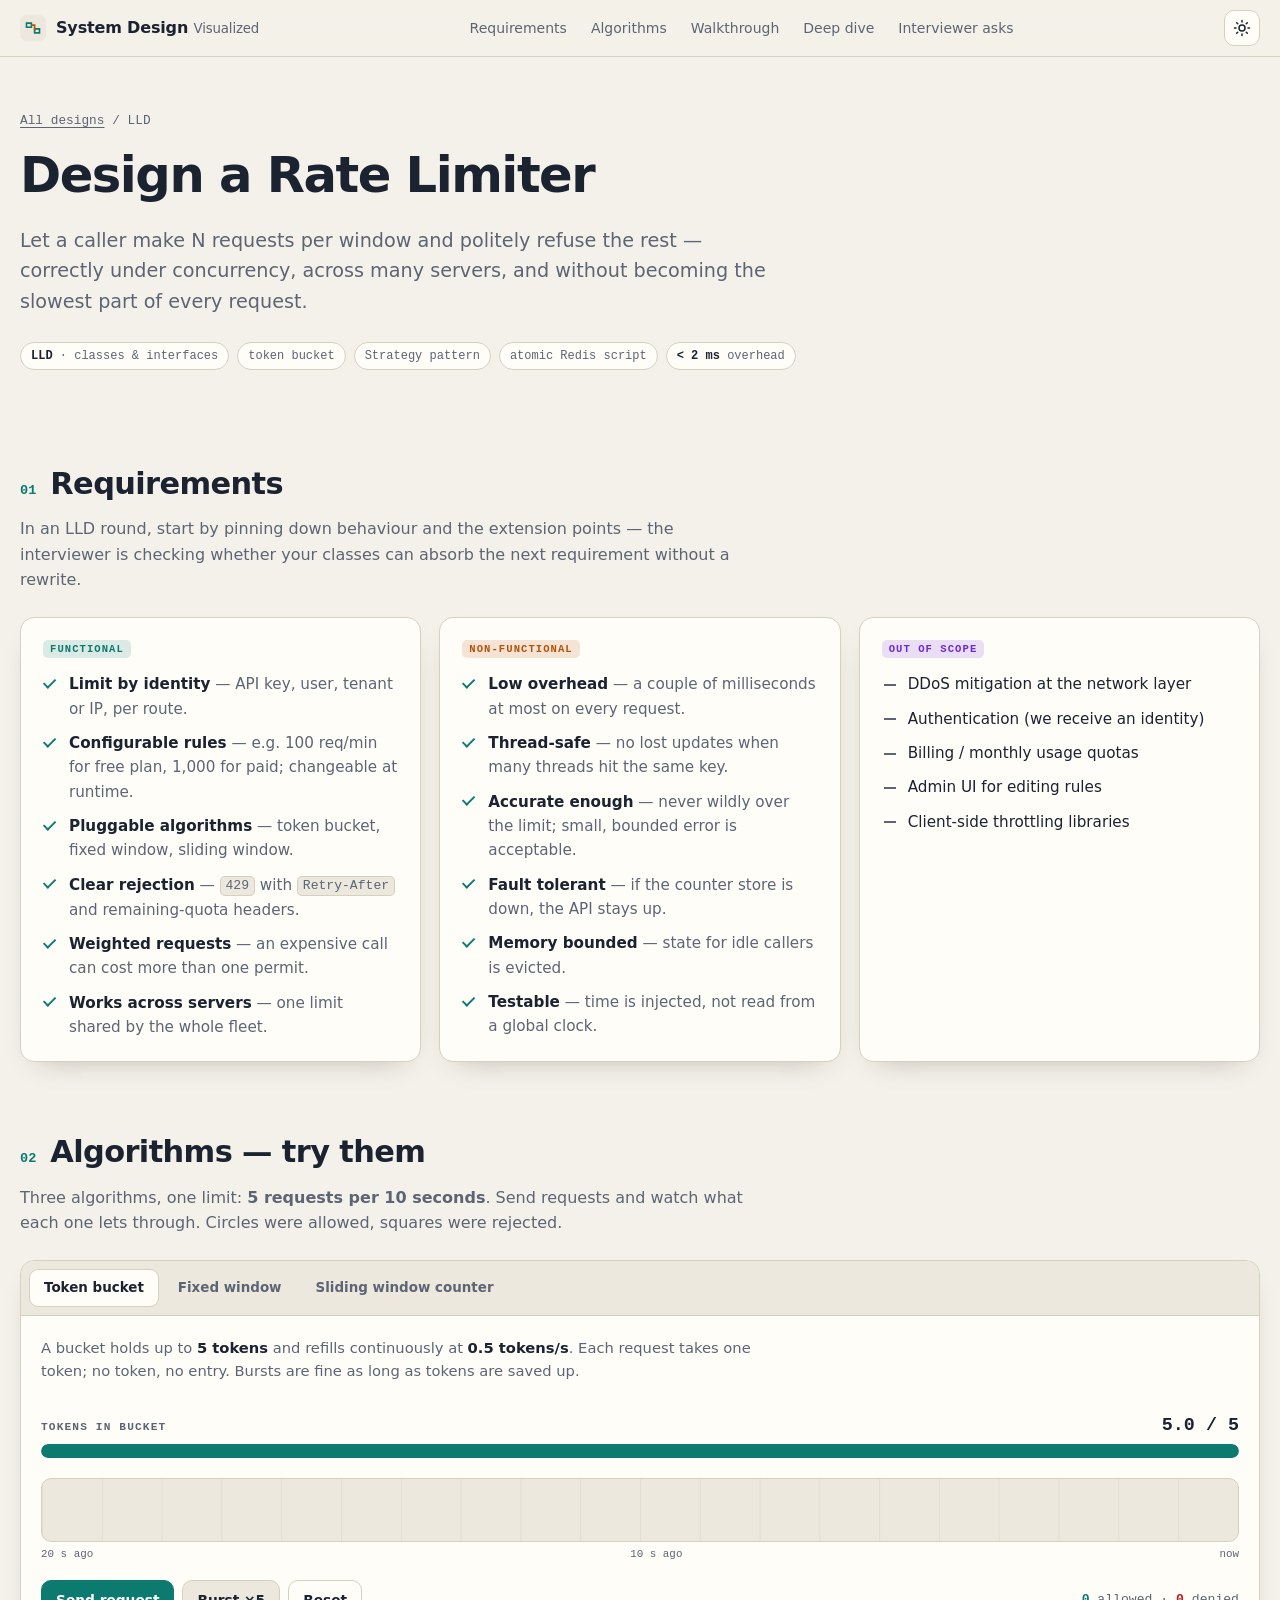
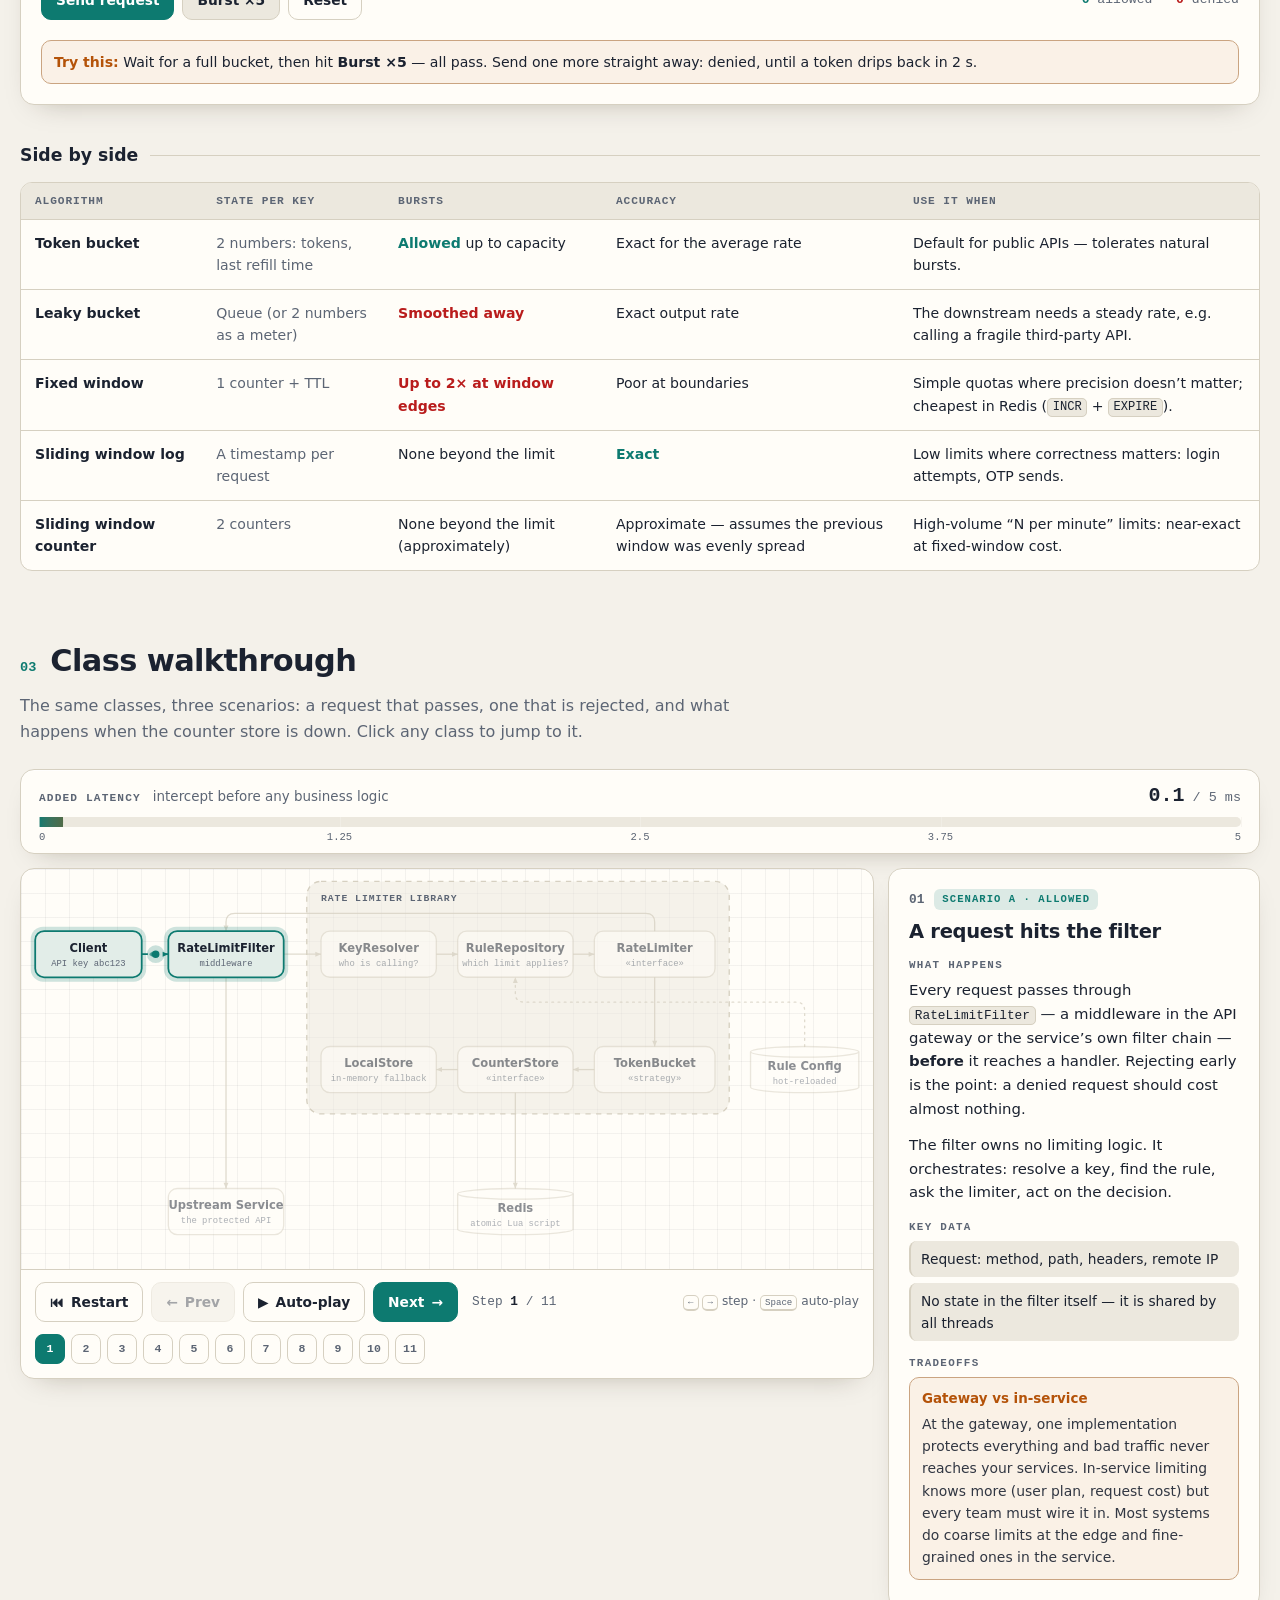
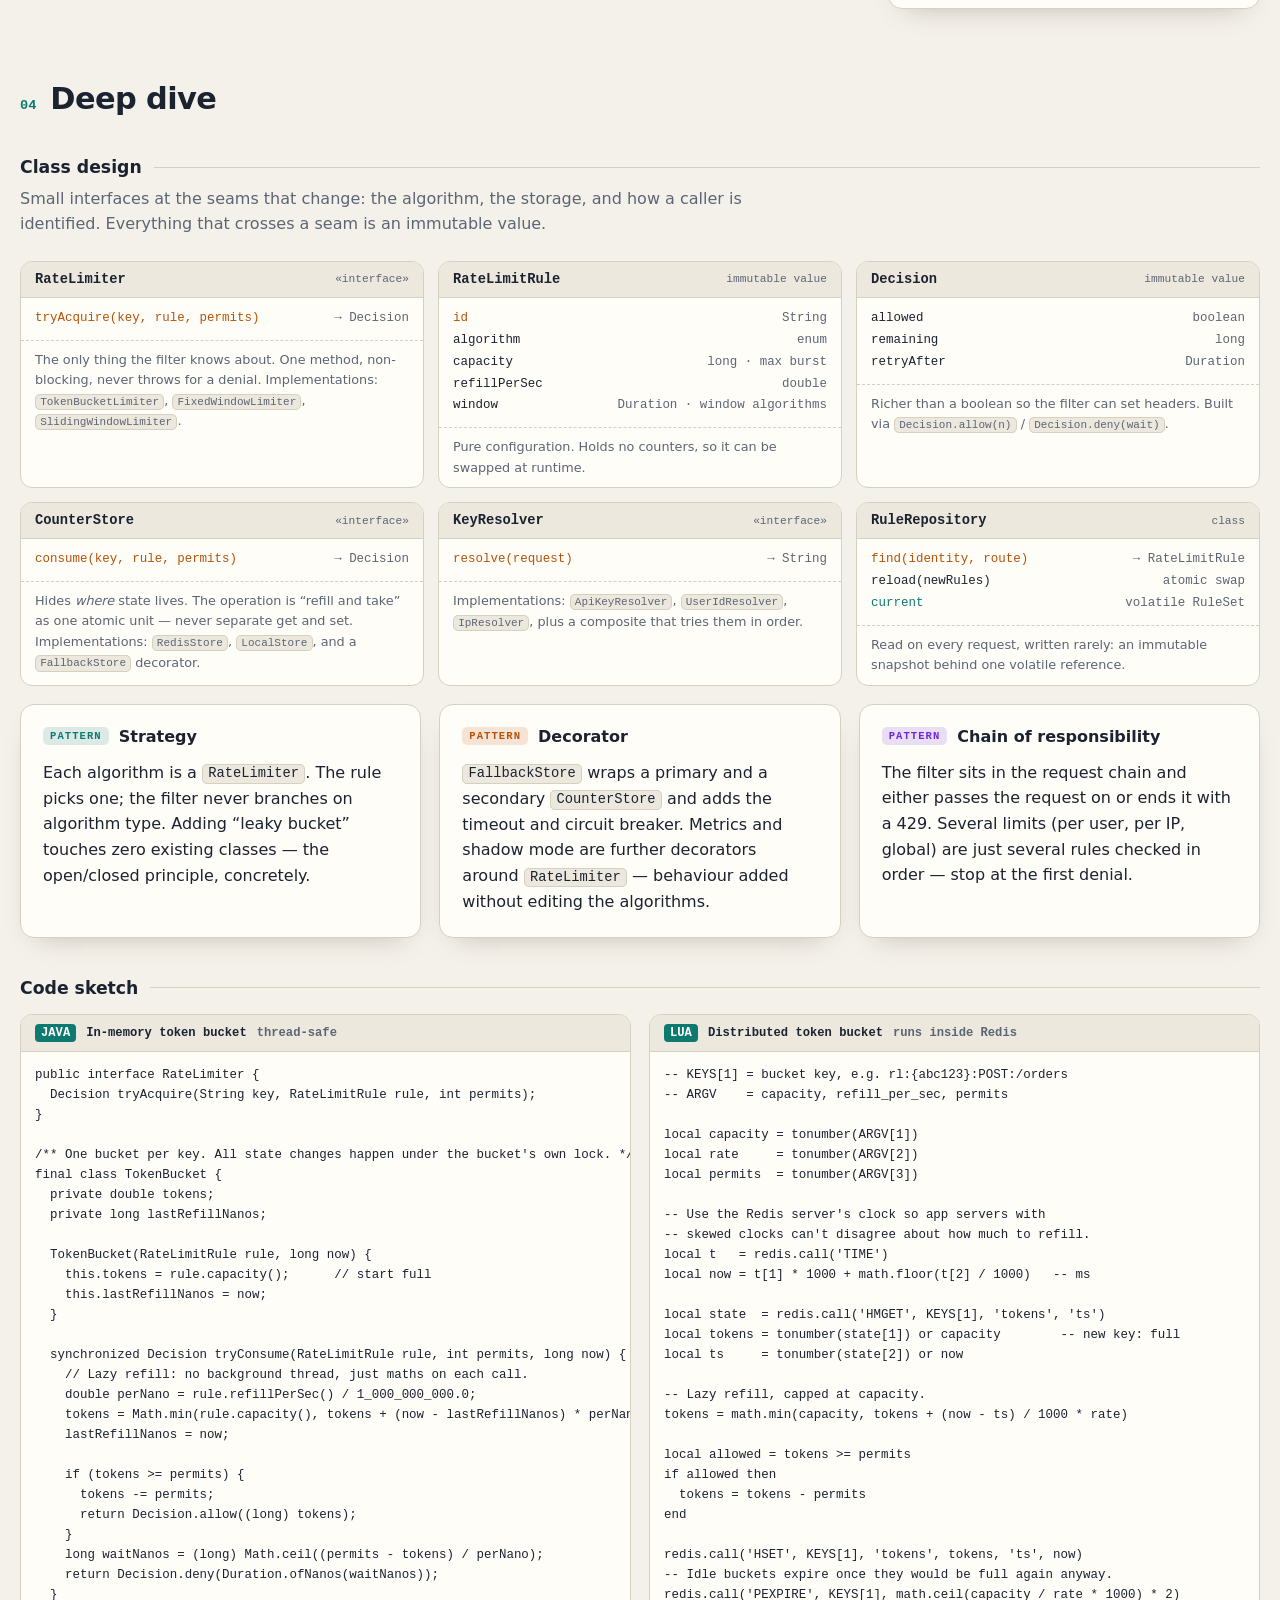
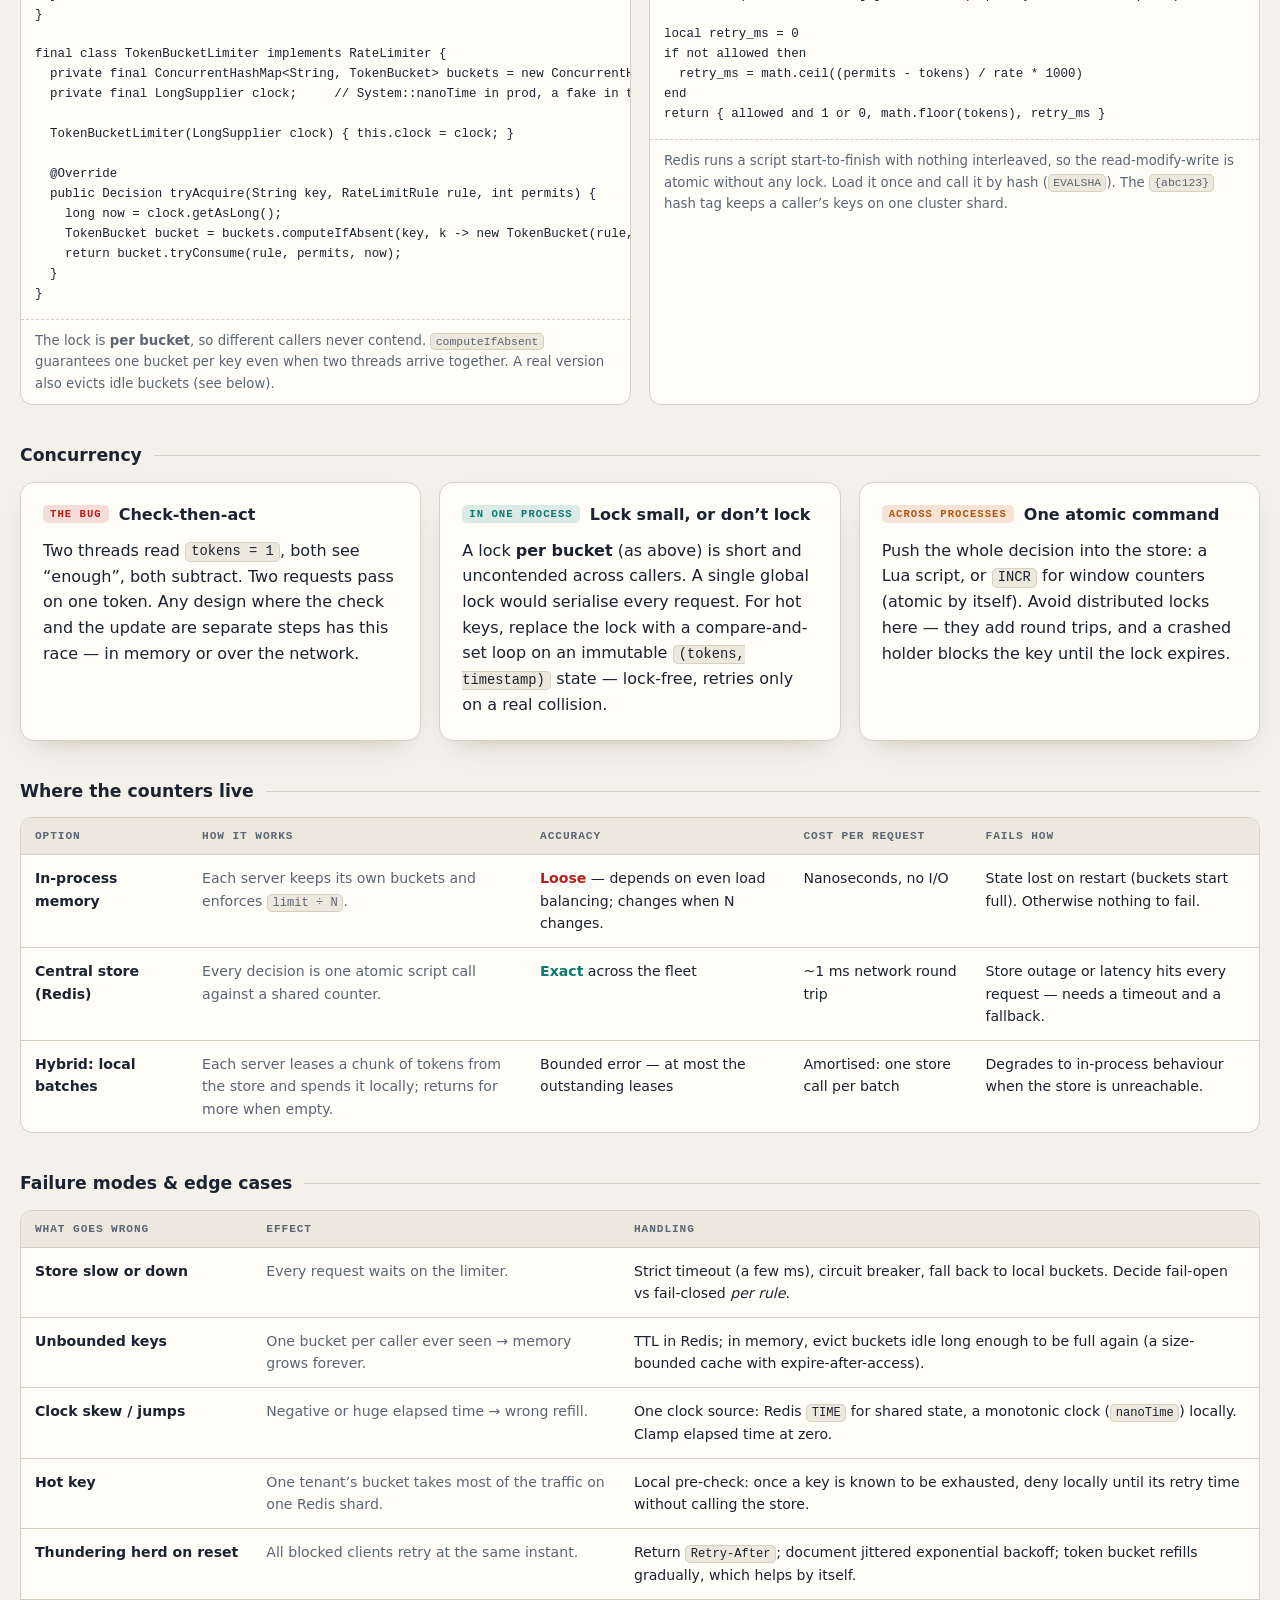
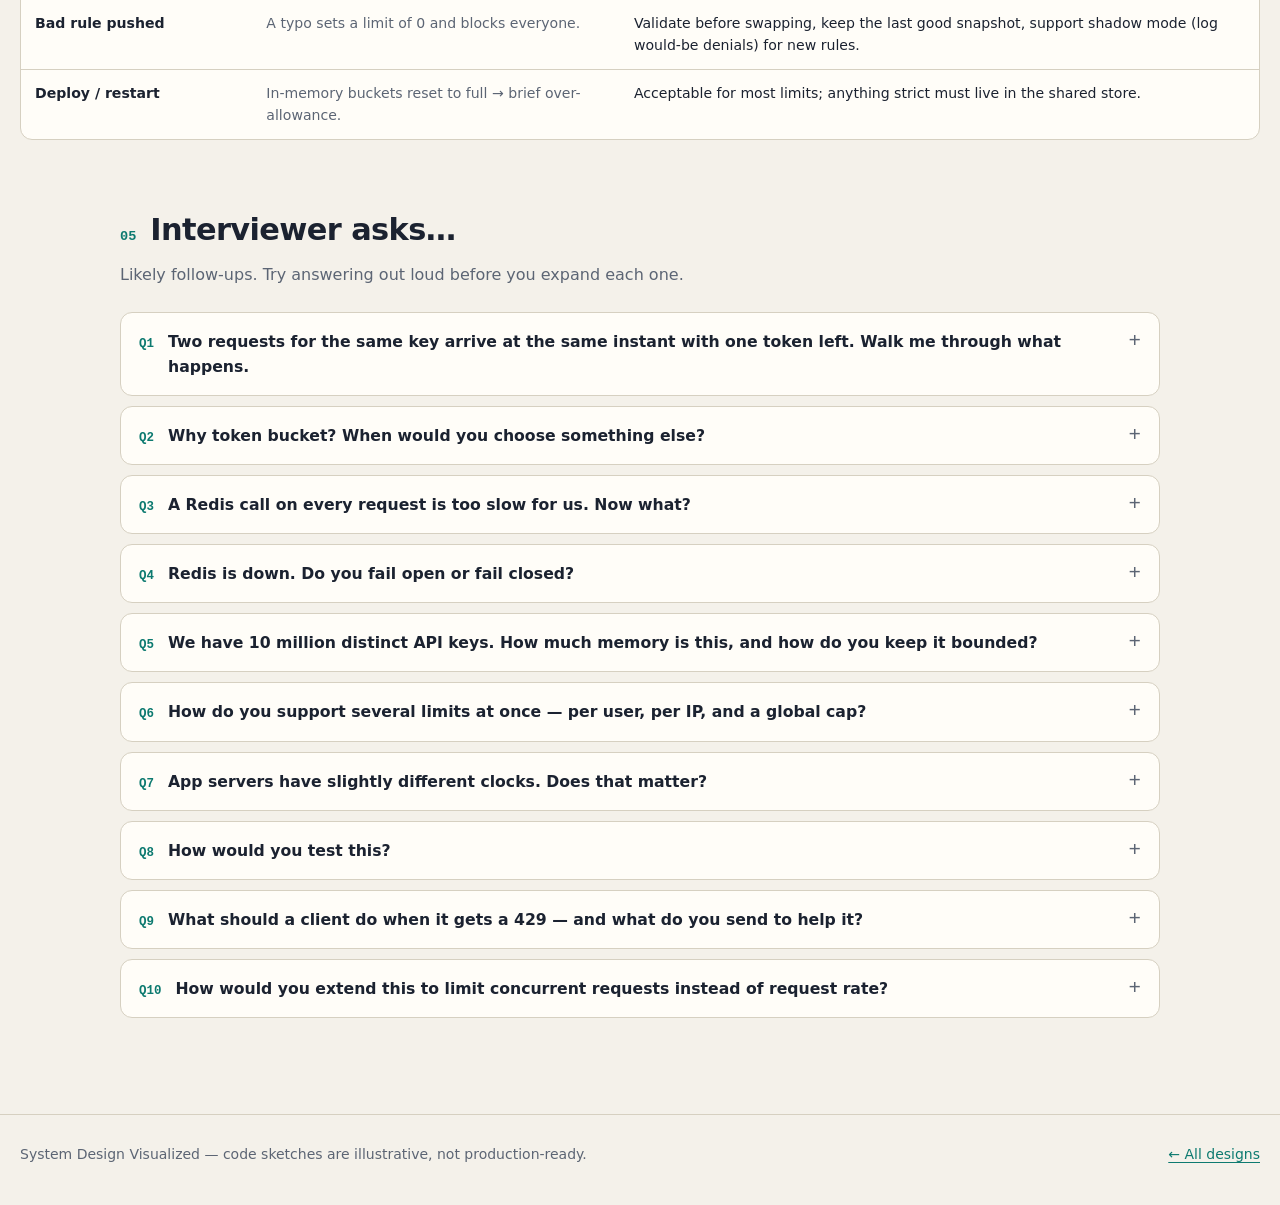
<file: designs/rate-limiter.html>
<!doctype html>
<html lang="en">
<head>
  <meta charset="utf-8">
  <meta name="viewport" content="width=device-width, initial-scale=1">
  <title>Design a Rate Limiter (LLD) · System Design Visualized</title>
  <meta name="description" content="Interactive low-level design of a rate limiter: try token bucket, fixed window and sliding window algorithms, then step through the classes, concurrency and distributed counter storage.">
  <meta name="theme-color" content="#0a0e14">
  <!-- Set the theme before first paint to avoid a flash. -->
  <script>(function(){var t;try{t=localStorage.getItem('sdv-theme')}catch(e){}if(!t)t=window.matchMedia&&matchMedia('(prefers-color-scheme: light)').matches?'light':'dark';document.documentElement.dataset.theme=t})()</script>
  <link rel="icon" href="data:image/svg+xml,%3Csvg xmlns='http://www.w3.org/2000/svg' viewBox='0 0 32 32'%3E%3Crect width='32' height='32' rx='8' fill='%230a0e14'/%3E%3Cpath d='M8 10h6v5H8zM18 17h6v5h-6z' fill='none' stroke='%235eead4' stroke-width='2'/%3E%3Cpath d='M14 12.5h4v7' fill='none' stroke='%23fbbf24' stroke-width='2'/%3E%3C/svg%3E">
  <link rel="stylesheet" href="../assets/style.css">
</head>
<body>

<header class="topbar">
  <div class="wrap topbar-inner">
    <a class="brand" href="../index.html">
      <svg class="brand-mark" viewBox="0 0 32 32" aria-hidden="true"><rect width="32" height="32" rx="8" fill="var(--surface-2)"/><path d="M8 10h6v5H8zM18 17h6v5h-6z" fill="none" stroke="var(--accent)" stroke-width="2"/><path d="M14 12.5h4v7" fill="none" stroke="var(--money)" stroke-width="2"/></svg>
      <span>System Design <small>Visualized</small></span>
    </a>
    <nav class="topnav" aria-label="On this page">
      <a href="#requirements">Requirements</a>
      <a href="#algorithms">Algorithms</a>
      <a href="#walkthrough-section">Walkthrough</a>
      <a href="#deep-dive">Deep dive</a>
      <a href="#interview">Interviewer asks</a>
    </nav>
    <button class="theme-toggle" type="button" data-theme-toggle aria-label="Toggle dark / light mode">
      <svg class="icon-moon" viewBox="0 0 24 24" fill="none" stroke="currentColor" stroke-width="2" stroke-linecap="round" stroke-linejoin="round" aria-hidden="true"><path d="M21 12.8A9 9 0 1 1 11.2 3a7 7 0 0 0 9.8 9.8z"/></svg>
      <svg class="icon-sun" viewBox="0 0 24 24" fill="none" stroke="currentColor" stroke-width="2" stroke-linecap="round" aria-hidden="true"><circle cx="12" cy="12" r="4"/><path d="M12 2v2M12 20v2M4.9 4.9l1.4 1.4M17.7 17.7l1.4 1.4M2 12h2M20 12h2M4.9 19.1l1.4-1.4M17.7 6.3l1.4-1.4"/></svg>
    </button>
  </div>
</header>

<main>
  <div class="wrap page-hero">
    <p class="crumb"><a href="../index.html">All designs</a> / LLD</p>
    <h1>Design a Rate Limiter</h1>
    <p class="lede">Let a caller make N requests per window and politely refuse the rest — correctly under concurrency, across many servers, and without becoming the slowest part of every request.</p>
    <ul class="chips">
      <li class="chip"><b>LLD</b> · classes &amp; interfaces</li>
      <li class="chip">token bucket</li>
      <li class="chip">Strategy pattern</li>
      <li class="chip">atomic Redis script</li>
      <li class="chip"><b>&lt; 2 ms</b> overhead</li>
    </ul>
  </div>

  <!-- ============================ 1. Requirements ============================ -->
  <section class="wrap section" id="requirements">
    <div class="section-head"><span class="num">01</span><h2>Requirements</h2></div>
    <p class="section-intro">In an LLD round, start by pinning down behaviour and the extension points — the interviewer is checking whether your classes can absorb the next requirement without a rewrite.</p>
    <div class="grid-3">
      <div class="block">
        <h3><span class="pill">Functional</span></h3>
        <ul class="checklist">
          <li><b>Limit by identity</b> <span>— API key, user, tenant or IP, per route.</span></li>
          <li><b>Configurable rules</b> <span>— e.g. 100 req/min for free plan, 1,000 for paid; changeable at runtime.</span></li>
          <li><b>Pluggable algorithms</b> <span>— token bucket, fixed window, sliding window.</span></li>
          <li><b>Clear rejection</b> <span>— <code>429</code> with <code>Retry-After</code> and remaining-quota headers.</span></li>
          <li><b>Weighted requests</b> <span>— an expensive call can cost more than one permit.</span></li>
          <li><b>Works across servers</b> <span>— one limit shared by the whole fleet.</span></li>
        </ul>
      </div>
      <div class="block">
        <h3><span class="pill is-money">Non-functional</span></h3>
        <ul class="checklist">
          <li><b>Low overhead</b> <span>— a couple of milliseconds at most on every request.</span></li>
          <li><b>Thread-safe</b> <span>— no lost updates when many threads hit the same key.</span></li>
          <li><b>Accurate enough</b> <span>— never wildly over the limit; small, bounded error is acceptable.</span></li>
          <li><b>Fault tolerant</b> <span>— if the counter store is down, the API stays up.</span></li>
          <li><b>Memory bounded</b> <span>— state for idle callers is evicted.</span></li>
          <li><b>Testable</b> <span>— time is injected, not read from a global clock.</span></li>
        </ul>
      </div>
      <div class="block">
        <h3><span class="pill is-async">Out of scope</span></h3>
        <ul class="checklist is-out">
          <li>DDoS mitigation at the network layer</li>
          <li>Authentication (we receive an identity)</li>
          <li>Billing / monthly usage quotas</li>
          <li>Admin UI for editing rules</li>
          <li>Client-side throttling libraries</li>
        </ul>
      </div>
    </div>
  </section>

  <!-- ============================= 2. Algorithms ============================= -->
  <section class="wrap section" id="algorithms">
    <div class="section-head"><span class="num">02</span><h2>Algorithms — try them</h2></div>
    <p class="section-intro">Three algorithms, one limit: <b>5 requests per 10 seconds</b>. Send requests and watch what each one lets through. Circles were allowed, squares were rejected.</p>

    <div class="sim" id="sim">
      <div class="sim-tabs" role="tablist" aria-label="Algorithm">
        <button class="sim-tab" type="button" role="tab" data-algo="token">Token bucket</button>
        <button class="sim-tab" type="button" role="tab" data-algo="fixed">Fixed window</button>
        <button class="sim-tab" type="button" role="tab" data-algo="sliding">Sliding window counter</button>
      </div>
      <div class="sim-body">
        <p class="sim-desc"></p>
        <div>
          <div class="sim-gauge-head"><span></span><b></b></div>
          <div class="sim-track"><div class="sim-fill"></div></div>
        </div>
        <div>
          <div class="sim-strip" aria-label="Requests over the last 20 seconds"></div>
          <div class="sim-strip-labels"><span>20 s ago</span><span>10 s ago</span><span>now</span></div>
        </div>
        <div class="sim-actions">
          <button class="sdv-btn sdv-btn-primary" type="button" data-sim="send">Send request</button>
          <button class="sdv-btn" type="button" data-sim="burst">Burst ×5</button>
          <button class="sdv-btn sdv-btn-ghost" type="button" data-sim="reset">Reset</button>
          <span class="sim-stats" aria-live="polite"></span>
        </div>
        <p class="sim-try"></p>
      </div>
    </div>
    <noscript><p class="block">The playground needs JavaScript. The comparison below works without it.</p></noscript>

    <h3 class="subhead">Side by side</h3>
    <div class="table-scroll">
      <table class="modes is-compare">
        <thead><tr><th>Algorithm</th><th>State per key</th><th>Bursts</th><th>Accuracy</th><th>Use it when</th></tr></thead>
        <tbody>
          <tr><td>Token bucket</td><td>2 numbers: tokens, last refill time</td><td><span class="good">Allowed</span> up to capacity</td><td>Exact for the average rate</td><td>Default for public APIs — tolerates natural bursts.</td></tr>
          <tr><td>Leaky bucket</td><td>Queue (or 2 numbers as a meter)</td><td><span class="bad">Smoothed away</span></td><td>Exact output rate</td><td>The downstream needs a steady rate, e.g. calling a fragile third-party API.</td></tr>
          <tr><td>Fixed window</td><td>1 counter + TTL</td><td><span class="bad">Up to 2× at window edges</span></td><td>Poor at boundaries</td><td>Simple quotas where precision doesn’t matter; cheapest in Redis (<code>INCR</code> + <code>EXPIRE</code>).</td></tr>
          <tr><td>Sliding window log</td><td>A timestamp per request</td><td>None beyond the limit</td><td><span class="good">Exact</span></td><td>Low limits where correctness matters: login attempts, OTP sends.</td></tr>
          <tr><td>Sliding window counter</td><td>2 counters</td><td>None beyond the limit (approximately)</td><td>Approximate — assumes the previous window was evenly spread</td><td>High-volume “N per minute” limits: near-exact at fixed-window cost.</td></tr>
        </tbody>
      </table>
    </div>
  </section>

  <!-- ============================= 3. Walkthrough ============================= -->
  <section class="wrap section" id="walkthrough-section">
    <div class="section-head"><span class="num">03</span><h2>Class walkthrough</h2></div>
    <p class="section-intro">The same classes, three scenarios: a request that passes, one that is rejected, and what happens when the counter store is down. Click any class to jump to it.</p>
    <div id="walkthrough"></div>
    <noscript><p class="block">The interactive walkthrough needs JavaScript.</p></noscript>
  </section>

  <!-- ============================== 4. Deep dive ============================== -->
  <section class="wrap section" id="deep-dive">
    <div class="section-head"><span class="num">04</span><h2>Deep dive</h2></div>

    <h3 class="subhead">Class design</h3>
    <p class="section-intro">Small interfaces at the seams that change: the algorithm, the storage, and how a caller is identified. Everything that crosses a seam is an immutable value.</p>
    <div class="entities">
      <div class="entity">
        <header>RateLimiter <span>«interface»</span></header>
        <ul>
          <li class="pk"><b>tryAcquire(key, rule, permits)</b><i>→ Decision</i></li>
        </ul>
        <footer>The only thing the filter knows about. One method, non-blocking, never throws for a denial. Implementations: <code>TokenBucketLimiter</code>, <code>FixedWindowLimiter</code>, <code>SlidingWindowLimiter</code>.</footer>
      </div>
      <div class="entity">
        <header>RateLimitRule <span>immutable value</span></header>
        <ul>
          <li class="pk"><b>id</b><i>String</i></li>
          <li><b>algorithm</b><i>enum</i></li>
          <li><b>capacity</b><i>long · max burst</i></li>
          <li><b>refillPerSec</b><i>double</i></li>
          <li><b>window</b><i>Duration · window algorithms</i></li>
        </ul>
        <footer>Pure configuration. Holds no counters, so it can be swapped at runtime.</footer>
      </div>
      <div class="entity">
        <header>Decision <span>immutable value</span></header>
        <ul>
          <li><b>allowed</b><i>boolean</i></li>
          <li><b>remaining</b><i>long</i></li>
          <li><b>retryAfter</b><i>Duration</i></li>
        </ul>
        <footer>Richer than a boolean so the filter can set headers. Built via <code>Decision.allow(n)</code> / <code>Decision.deny(wait)</code>.</footer>
      </div>
      <div class="entity">
        <header>CounterStore <span>«interface»</span></header>
        <ul>
          <li class="pk"><b>consume(key, rule, permits)</b><i>→ Decision</i></li>
        </ul>
        <footer>Hides <i>where</i> state lives. The operation is “refill and take” as one atomic unit — never separate get and set. Implementations: <code>RedisStore</code>, <code>LocalStore</code>, and a <code>FallbackStore</code> decorator.</footer>
      </div>
      <div class="entity">
        <header>KeyResolver <span>«interface»</span></header>
        <ul>
          <li class="pk"><b>resolve(request)</b><i>→ String</i></li>
        </ul>
        <footer>Implementations: <code>ApiKeyResolver</code>, <code>UserIdResolver</code>, <code>IpResolver</code>, plus a composite that tries them in order.</footer>
      </div>
      <div class="entity">
        <header>RuleRepository <span>class</span></header>
        <ul>
          <li class="pk"><b>find(identity, route)</b><i>→ RateLimitRule</i></li>
          <li><b>reload(newRules)</b><i>atomic swap</i></li>
          <li class="fk"><b>current</b><i>volatile RuleSet</i></li>
        </ul>
        <footer>Read on every request, written rarely: an immutable snapshot behind one volatile reference.</footer>
      </div>
    </div>

    <div class="grid-3" style="margin-top:18px">
      <div class="block">
        <h3><span class="pill">Pattern</span> Strategy</h3>
        <p>Each algorithm is a <code>RateLimiter</code>. The rule picks one; the filter never branches on algorithm type. Adding “leaky bucket” touches zero existing classes — the open/closed principle, concretely.</p>
      </div>
      <div class="block">
        <h3><span class="pill is-money">Pattern</span> Decorator</h3>
        <p><code>FallbackStore</code> wraps a primary and a secondary <code>CounterStore</code> and adds the timeout and circuit breaker. Metrics and shadow mode are further decorators around <code>RateLimiter</code> — behaviour added without editing the algorithms.</p>
      </div>
      <div class="block">
        <h3><span class="pill is-async">Pattern</span> Chain of responsibility</h3>
        <p>The filter sits in the request chain and either passes the request on or ends it with a 429. Several limits (per user, per IP, global) are just several rules checked in order — stop at the first denial.</p>
      </div>
    </div>

    <h3 class="subhead">Code sketch</h3>
    <div class="grid-2">
      <div class="code">
        <div class="code-head"><span class="verb">JAVA</span><b>In-memory token bucket</b><span>thread-safe</span></div>
<pre><code>public interface RateLimiter {
  Decision tryAcquire(String key, RateLimitRule rule, int permits);
}

/** One bucket per key. All state changes happen under the bucket's own lock. */
final class TokenBucket {
  private double tokens;
  private long lastRefillNanos;

  TokenBucket(RateLimitRule rule, long now) {
    this.tokens = rule.capacity();      // start full
    this.lastRefillNanos = now;
  }

  synchronized Decision tryConsume(RateLimitRule rule, int permits, long now) {
    // Lazy refill: no background thread, just maths on each call.
    double perNano = rule.refillPerSec() / 1_000_000_000.0;
    tokens = Math.min(rule.capacity(), tokens + (now - lastRefillNanos) * perNano);
    lastRefillNanos = now;

    if (tokens &gt;= permits) {
      tokens -= permits;
      return Decision.allow((long) tokens);
    }
    long waitNanos = (long) Math.ceil((permits - tokens) / perNano);
    return Decision.deny(Duration.ofNanos(waitNanos));
  }
}

final class TokenBucketLimiter implements RateLimiter {
  private final ConcurrentHashMap&lt;String, TokenBucket&gt; buckets = new ConcurrentHashMap&lt;&gt;();
  private final LongSupplier clock;     // System::nanoTime in prod, a fake in tests

  TokenBucketLimiter(LongSupplier clock) { this.clock = clock; }

  @Override
  public Decision tryAcquire(String key, RateLimitRule rule, int permits) {
    long now = clock.getAsLong();
    TokenBucket bucket = buckets.computeIfAbsent(key, k -&gt; new TokenBucket(rule, now));
    return bucket.tryConsume(rule, permits, now);
  }
}</code></pre>
        <div class="code-note">The lock is <b>per bucket</b>, so different callers never contend. <code>computeIfAbsent</code> guarantees one bucket per key even when two threads arrive together. A real version also evicts idle buckets (see below).</div>
      </div>
      <div class="code">
        <div class="code-head"><span class="verb">LUA</span><b>Distributed token bucket</b><span>runs inside Redis</span></div>
<pre><code>-- KEYS[1] = bucket key, e.g. rl:{abc123}:POST:/orders
-- ARGV    = capacity, refill_per_sec, permits

local capacity = tonumber(ARGV[1])
local rate     = tonumber(ARGV[2])
local permits  = tonumber(ARGV[3])

-- Use the Redis server's clock so app servers with
-- skewed clocks can't disagree about how much to refill.
local t   = redis.call('TIME')
local now = t[1] * 1000 + math.floor(t[2] / 1000)   -- ms

local state  = redis.call('HMGET', KEYS[1], 'tokens', 'ts')
local tokens = tonumber(state[1]) or capacity        -- new key: full
local ts     = tonumber(state[2]) or now

-- Lazy refill, capped at capacity.
tokens = math.min(capacity, tokens + (now - ts) / 1000 * rate)

local allowed = tokens &gt;= permits
if allowed then
  tokens = tokens - permits
end

redis.call('HSET', KEYS[1], 'tokens', tokens, 'ts', now)
-- Idle buckets expire once they would be full again anyway.
redis.call('PEXPIRE', KEYS[1], math.ceil(capacity / rate * 1000) * 2)

local retry_ms = 0
if not allowed then
  retry_ms = math.ceil((permits - tokens) / rate * 1000)
end
return { allowed and 1 or 0, math.floor(tokens), retry_ms }</code></pre>
        <div class="code-note">Redis runs a script start-to-finish with nothing interleaved, so the read-modify-write is atomic without any lock. Load it once and call it by hash (<code>EVALSHA</code>). The <code>{abc123}</code> hash tag keeps a caller’s keys on one cluster shard.</div>
      </div>
    </div>

    <h3 class="subhead">Concurrency</h3>
    <div class="grid-3">
      <div class="block">
        <h3><span class="pill is-danger">The bug</span> Check-then-act</h3>
        <p>Two threads read <code>tokens = 1</code>, both see “enough”, both subtract. Two requests pass on one token. Any design where the check and the update are separate steps has this race — in memory or over the network.</p>
      </div>
      <div class="block">
        <h3><span class="pill">In one process</span> Lock small, or don’t lock</h3>
        <p>A lock <b>per bucket</b> (as above) is short and uncontended across callers. A single global lock would serialise every request. For hot keys, replace the lock with a compare-and-set loop on an immutable <code>(tokens, timestamp)</code> state — lock-free, retries only on a real collision.</p>
      </div>
      <div class="block">
        <h3><span class="pill is-money">Across processes</span> One atomic command</h3>
        <p>Push the whole decision into the store: a Lua script, or <code>INCR</code> for window counters (atomic by itself). Avoid distributed locks here — they add round trips, and a crashed holder blocks the key until the lock expires.</p>
      </div>
    </div>

    <h3 class="subhead">Where the counters live</h3>
    <div class="table-scroll">
      <table class="modes is-compare">
        <thead><tr><th>Option</th><th>How it works</th><th>Accuracy</th><th>Cost per request</th><th>Fails how</th></tr></thead>
        <tbody>
          <tr><td>In-process memory</td><td>Each server keeps its own buckets and enforces <code>limit ÷ N</code>.</td><td><span class="bad">Loose</span> — depends on even load balancing; changes when N changes.</td><td>Nanoseconds, no I/O</td><td>State lost on restart (buckets start full). Otherwise nothing to fail.</td></tr>
          <tr><td>Central store (Redis)</td><td>Every decision is one atomic script call against a shared counter.</td><td><span class="good">Exact</span> across the fleet</td><td>~1 ms network round trip</td><td>Store outage or latency hits every request — needs a timeout and a fallback.</td></tr>
          <tr><td>Hybrid: local batches</td><td>Each server leases a chunk of tokens from the store and spends it locally; returns for more when empty.</td><td>Bounded error — at most the outstanding leases</td><td>Amortised: one store call per batch</td><td>Degrades to in-process behaviour when the store is unreachable.</td></tr>
        </tbody>
      </table>
    </div>

    <h3 class="subhead">Failure modes &amp; edge cases</h3>
    <div class="table-scroll">
      <table class="modes">
        <thead><tr><th>What goes wrong</th><th>Effect</th><th>Handling</th></tr></thead>
        <tbody>
          <tr><td>Store slow or down</td><td>Every request waits on the limiter.</td><td>Strict timeout (a few ms), circuit breaker, fall back to local buckets. Decide fail-open vs fail-closed <i>per rule</i>.</td></tr>
          <tr><td>Unbounded keys</td><td>One bucket per caller ever seen → memory grows forever.</td><td>TTL in Redis; in memory, evict buckets idle long enough to be full again (a size-bounded cache with expire-after-access).</td></tr>
          <tr><td>Clock skew / jumps</td><td>Negative or huge elapsed time → wrong refill.</td><td>One clock source: Redis <code>TIME</code> for shared state, a monotonic clock (<code>nanoTime</code>) locally. Clamp elapsed time at zero.</td></tr>
          <tr><td>Hot key</td><td>One tenant’s bucket takes most of the traffic on one Redis shard.</td><td>Local pre-check: once a key is known to be exhausted, deny locally until its retry time without calling the store.</td></tr>
          <tr><td>Thundering herd on reset</td><td>All blocked clients retry at the same instant.</td><td>Return <code>Retry-After</code>; document jittered exponential backoff; token bucket refills gradually, which helps by itself.</td></tr>
          <tr><td>Bad rule pushed</td><td>A typo sets a limit of 0 and blocks everyone.</td><td>Validate before swapping, keep the last good snapshot, support shadow mode (log would-be denials) for new rules.</td></tr>
          <tr><td>Deploy / restart</td><td>In-memory buckets reset to full → brief over-allowance.</td><td>Acceptable for most limits; anything strict must live in the shared store.</td></tr>
        </tbody>
      </table>
    </div>
  </section>

  <!-- =========================== 5. Interviewer asks =========================== -->
  <section class="wrap-narrow section" id="interview">
    <div class="section-head"><span class="num">05</span><h2>Interviewer asks…</h2></div>
    <p class="section-intro">Likely follow-ups. Try answering out loud before you expand each one.</p>
    <div class="qa">

      <details>
        <summary><span class="q-num">Q1</span>Two requests for the same key arrive at the same instant with one token left. Walk me through what happens.</summary>
        <div class="answer">
          <p class="tag-line">RACE CONDITIONS</p>
          <p><b>In one process:</b> both threads find the same <code>TokenBucket</code> (<code>computeIfAbsent</code> guarantees a single instance) and call a <code>synchronized</code> method. One enters, refills, takes the token, leaves 0. The second then enters, sees 0, is denied. Correct because check and decrement are inside one critical section.</p>
          <p><b>Across servers:</b> both send the Lua script to Redis. Redis executes scripts one at a time, so the outcome is the same — one allowed, one denied.</p>
          <p>What breaks it: reading the count, deciding in application code, then writing it back. Name that as check-then-act and you’ve answered the real question.</p>
        </div>
      </details>

      <details>
        <summary><span class="q-num">Q2</span>Why token bucket? When would you choose something else?</summary>
        <div class="answer">
          <p class="tag-line">ALGORITHM CHOICE</p>
          <p>Real clients are bursty — a page load fires ten calls at once, then nothing. Token bucket allows that burst (up to capacity) while holding the long-run average, with two numbers of state and O(1) work.</p>
          <ul>
            <li><b>Strict “N per window, no bursts”</b> (login attempts, SMS sends): sliding window log for exactness at low limits, sliding window counter at high volume.</li>
            <li><b>Downstream needs a smooth rate</b>: leaky bucket, which queues and drains at a constant pace.</li>
            <li><b>Rough daily quota</b>: fixed window — simplest, and edge bursts don’t matter at that scale.</li>
          </ul>
        </div>
      </details>

      <details>
        <summary><span class="q-num">Q3</span>A Redis call on every request is too slow for us. Now what?</summary>
        <div class="answer">
          <p class="tag-line">REDUCING STORE CALLS</p>
          <p>Trade a little accuracy for far fewer round trips:</p>
          <ul>
            <li><b>Token leasing</b>: a server takes, say, 50 tokens from the shared bucket in one call and spends them locally. Worst-case over-allowance is the sum of unspent leases, so size the lease as a small fraction of the limit.</li>
            <li><b>Local deny cache</b>: once the store says “empty until T”, reject locally until T. Abusive keys — the busiest ones — stop costing store calls at all.</li>
            <li><b>Async sync</b>: count locally and push deltas every 100 ms or so; fine for soft limits.</li>
          </ul>
          <p>Also check the basics first: connection pooling, pipelining, and Redis in the same zone. One millisecond is usually acceptable.</p>
        </div>
      </details>

      <details>
        <summary><span class="q-num">Q4</span>Redis is down. Do you fail open or fail closed?</summary>
        <div class="answer">
          <p class="tag-line">FAILURE POLICY</p>
          <p>It depends on what the limit protects, so make it a property of the rule rather than a global switch:</p>
          <ul>
            <li><b>Fail open</b> for ordinary API fairness limits — availability matters more than perfect fairness for a few minutes.</li>
            <li><b>Fail closed</b> for security or cost limits: login attempts, password reset, anything that spends money per call.</li>
            <li><b>Better than either</b>: fall back to per-server local limits so there is still <i>some</i> ceiling, and rely on other defences (autoscaling, load shedding, circuit breakers) for the rest.</li>
          </ul>
          <p>Whichever you choose, put a tight timeout and a circuit breaker on the store so a slow Redis doesn’t become a slow API.</p>
        </div>
      </details>

      <details>
        <summary><span class="q-num">Q5</span>We have 10 million distinct API keys. How much memory is this, and how do you keep it bounded?</summary>
        <div class="answer">
          <p class="tag-line">MEMORY</p>
          <p>Token bucket state is two numbers. In Redis, a small hash plus the key name is on the order of 100–150 bytes, so 10M <i>active</i> keys is roughly 1–1.5 GB — fine for one node, comfortable when sharded.</p>
          <p>But you rarely hold all of them: a bucket that has been idle long enough to be full again carries no information — deleting it and recreating it full gives the same result. So set a TTL of about twice the time-to-full, and only recently active callers occupy memory.</p>
          <p>In-process, use a size-bounded cache with expire-after-access instead of a bare map. Sliding window <i>log</i> is the one to avoid at this scale — it stores a timestamp per request.</p>
        </div>
      </details>

      <details>
        <summary><span class="q-num">Q6</span>How do you support several limits at once — per user, per IP, and a global cap?</summary>
        <div class="answer">
          <p class="tag-line">MULTIPLE RULES</p>
          <p><code>RuleRepository</code> returns a <b>list</b> of applicable rules, each with its own key. The filter checks them all and denies if any denies, returning the longest <code>retryAfter</code>.</p>
          <p>The subtlety: if rule 1 allows (and takes a token) but rule 2 denies, the caller was charged for a request that never ran. Options:</p>
          <ul>
            <li>Check all rules in <b>one Lua script</b> — take tokens only if every bucket has enough. Requires the keys to live on the same shard (hash tags).</li>
            <li>Order rules from most to least likely to deny, and accept the small leak.</li>
            <li>Refund on later denial — a second call, and not atomic.</li>
          </ul>
        </div>
      </details>

      <details>
        <summary><span class="q-num">Q7</span>App servers have slightly different clocks. Does that matter?</summary>
        <div class="answer">
          <p class="tag-line">TIME</p>
          <p>Yes, if each server passes its own timestamp to shared state. A server whose clock is 500 ms ahead refills tokens that haven’t been earned; the next call from a server that is behind computes negative elapsed time.</p>
          <p>Fixes: take time from <b>one source</b> — the store’s own clock (<code>TIME</code> inside the script) — and clamp elapsed time to be non-negative. For local buckets use a <b>monotonic</b> clock, not wall-clock time, so NTP corrections and DST changes can’t move it backwards.</p>
          <p>And inject the clock as a dependency: that is what makes the limiter testable without sleeping.</p>
        </div>
      </details>

      <details>
        <summary><span class="q-num">Q8</span>How would you test this?</summary>
        <div class="answer">
          <p class="tag-line">TESTING</p>
          <ul>
            <li><b>Unit tests with a fake clock</b>: start full, drain, advance time by exactly one refill interval, assert one more request passes. No <code>sleep()</code>, no flaky tests.</li>
            <li><b>Boundary cases</b>: capacity 0, permits greater than capacity (must never be allowed — fail fast), time going backwards, very long idle periods (no overflow, cap at capacity).</li>
            <li><b>Concurrency test</b>: N threads behind a latch fire at one bucket with K tokens and a frozen clock; assert <i>exactly</i> K were allowed. Run it thousands of times.</li>
            <li><b>Contract tests</b> shared by every <code>CounterStore</code> implementation, run against a real Redis in a container for the Lua script.</li>
            <li><b>Shadow mode in production</b>: log would-be denials before enforcing a new rule.</li>
          </ul>
        </div>
      </details>

      <details>
        <summary><span class="q-num">Q9</span>What should a client do when it gets a 429 — and what do you send to help it?</summary>
        <div class="answer">
          <p class="tag-line">API CONTRACT</p>
          <p>Send <code>429 Too Many Requests</code> with <code>Retry-After</code> (seconds), plus quota headers on every response — limit, remaining, and time to reset — so clients can slow down <i>before</i> hitting the wall. Include a small JSON body naming the rule that was hit; it saves support tickets.</p>
          <p>The client should wait at least <code>Retry-After</code>, then retry with <b>exponential backoff and jitter</b> so that a fleet of blocked clients doesn’t return in one synchronised wave. Only retry idempotent requests automatically.</p>
          <p>Don’t use 503 for this: 429 says “you are over <i>your</i> limit”, 503 says “the service is unhealthy” — monitoring and clients treat them differently.</p>
        </div>
      </details>

      <details>
        <summary><span class="q-num">Q10</span>How would you extend this to limit concurrent requests instead of request rate?</summary>
        <div class="answer">
          <p class="tag-line">EXTENSIBILITY</p>
          <p>A concurrency limit is a <b>semaphore</b>, not a rate: acquire on entry, release on completion. It doesn’t fit <code>tryAcquire</code> alone because something must be given back.</p>
          <p>Extend the design rather than bend it: have <code>tryAcquire</code> return a <code>Permit</code> that is <code>AutoCloseable</code>. For rate algorithms <code>close()</code> does nothing; for the concurrency limiter it releases the slot. The filter wraps the downstream call in try-with-resources, so the release happens even on exceptions.</p>
          <p>The distributed version needs a lease with expiry (a sorted set of request IDs scored by deadline), otherwise a crashed server leaks its slots forever.</p>
        </div>
      </details>

    </div>
  </section>
</main>

<footer class="footer">
  <div class="wrap">
    <span>System Design Visualized — code sketches are illustrative, not production-ready.</span>
    <a href="../index.html">← All designs</a>
  </div>
</footer>

<script src="../assets/engine.js"></script>
<script src="rate-limiter.config.js"></script>
<script src="rate-limiter.sim.js"></script>
<script>SDV.mount(document.getElementById('walkthrough'), window.RATE_LIMITER_CONFIG);</script>
</body>
</html>
</file>
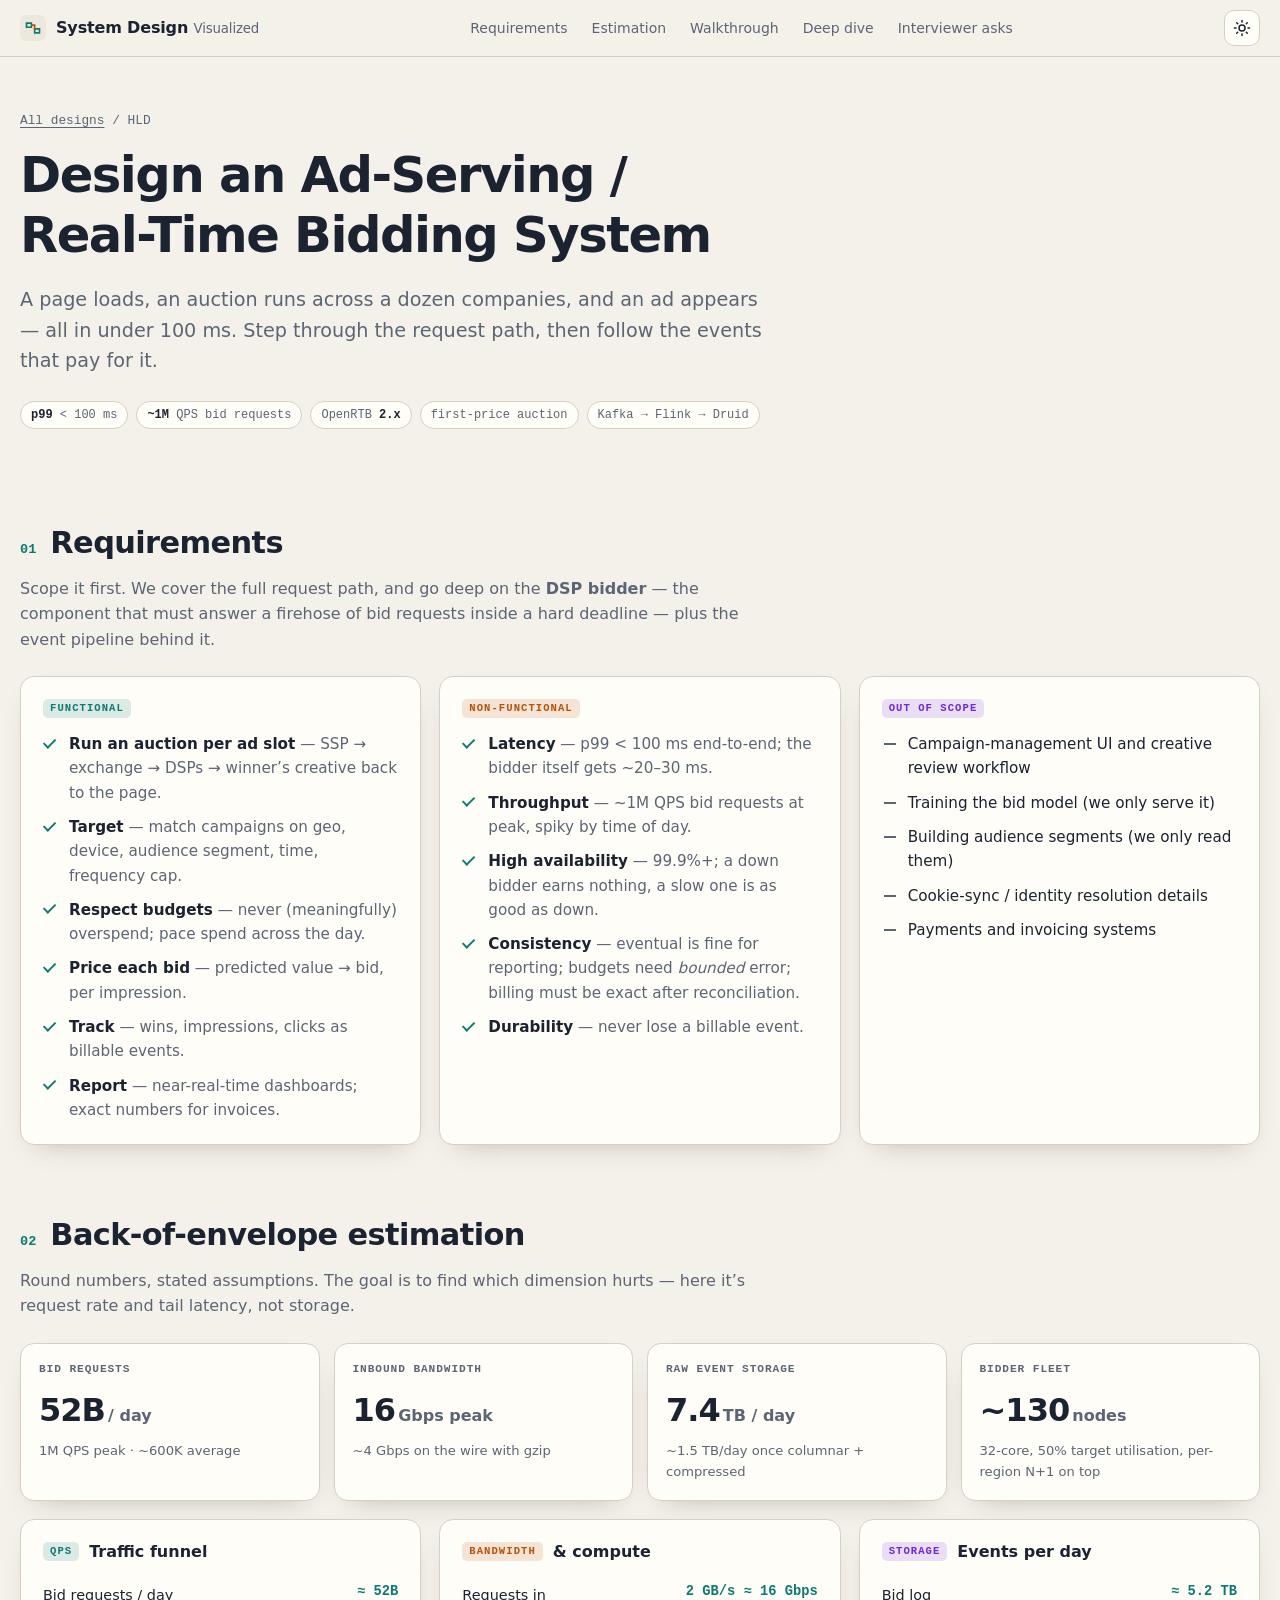
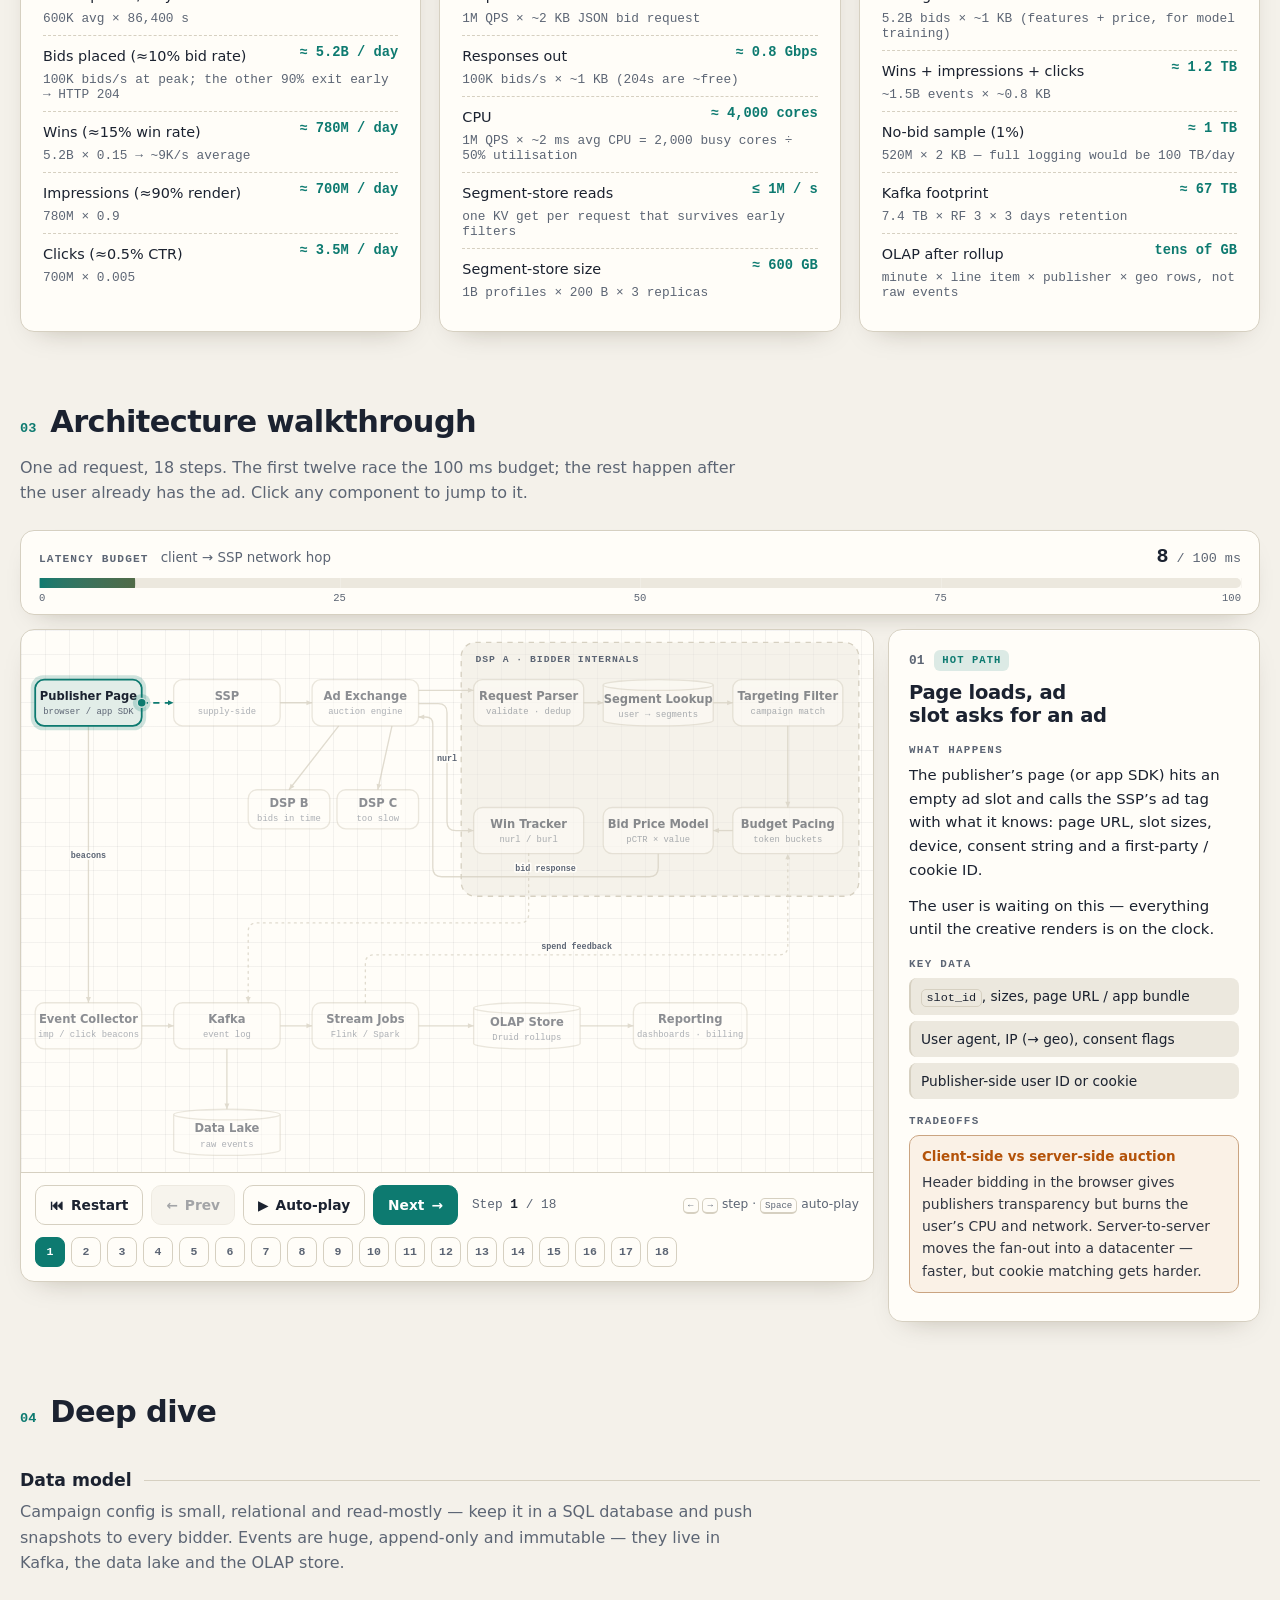
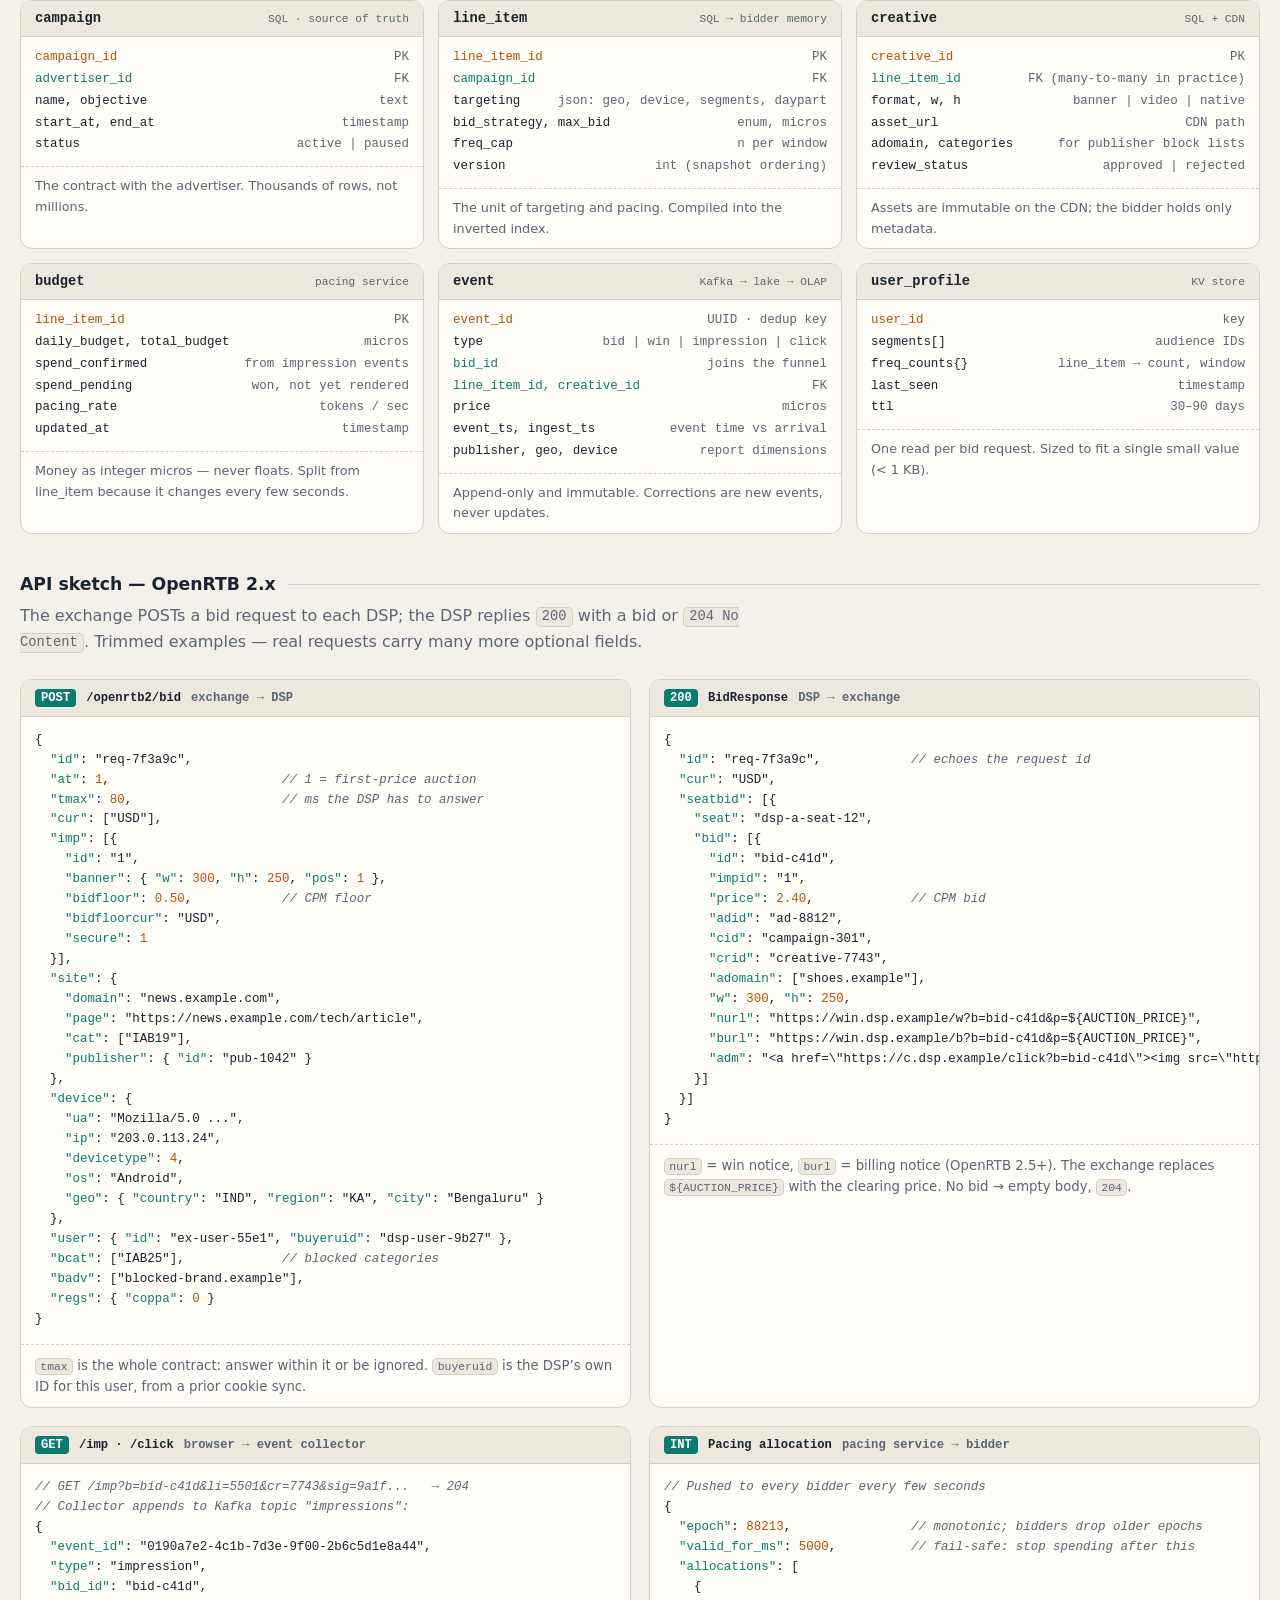
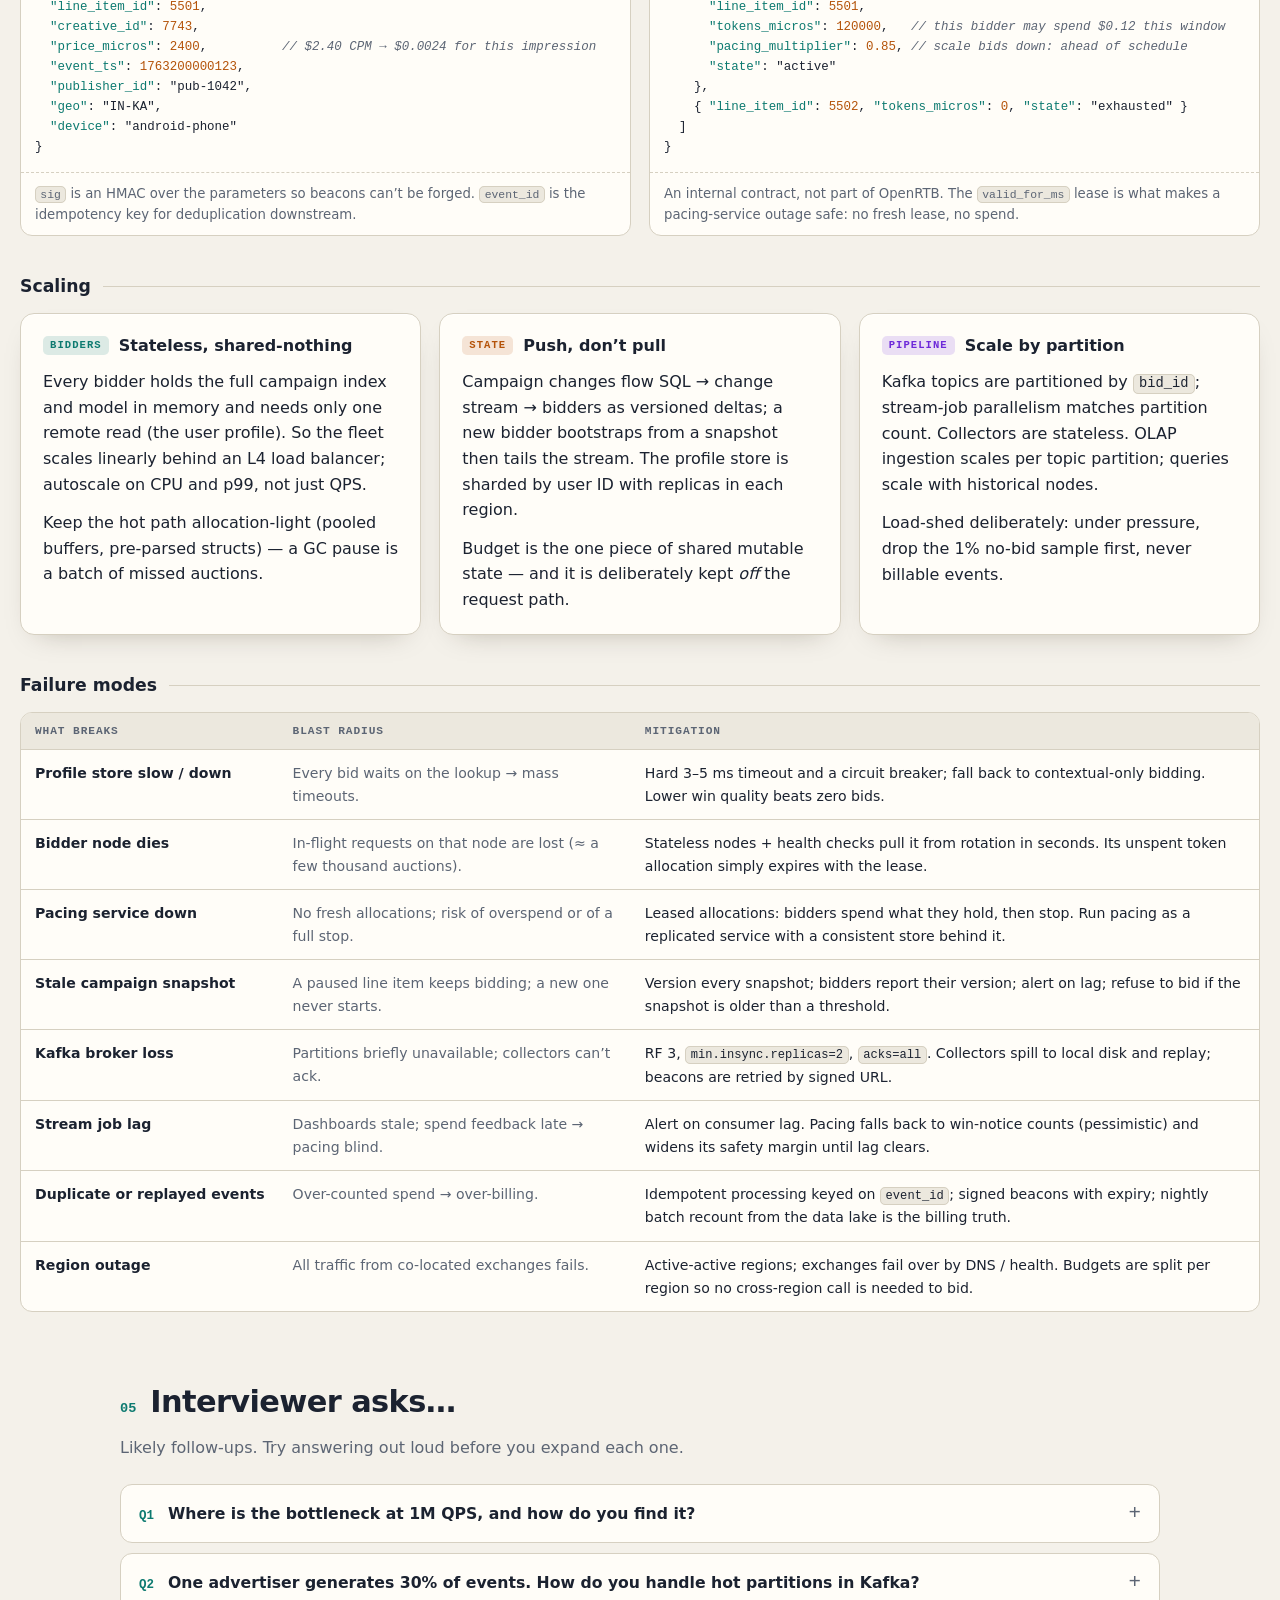
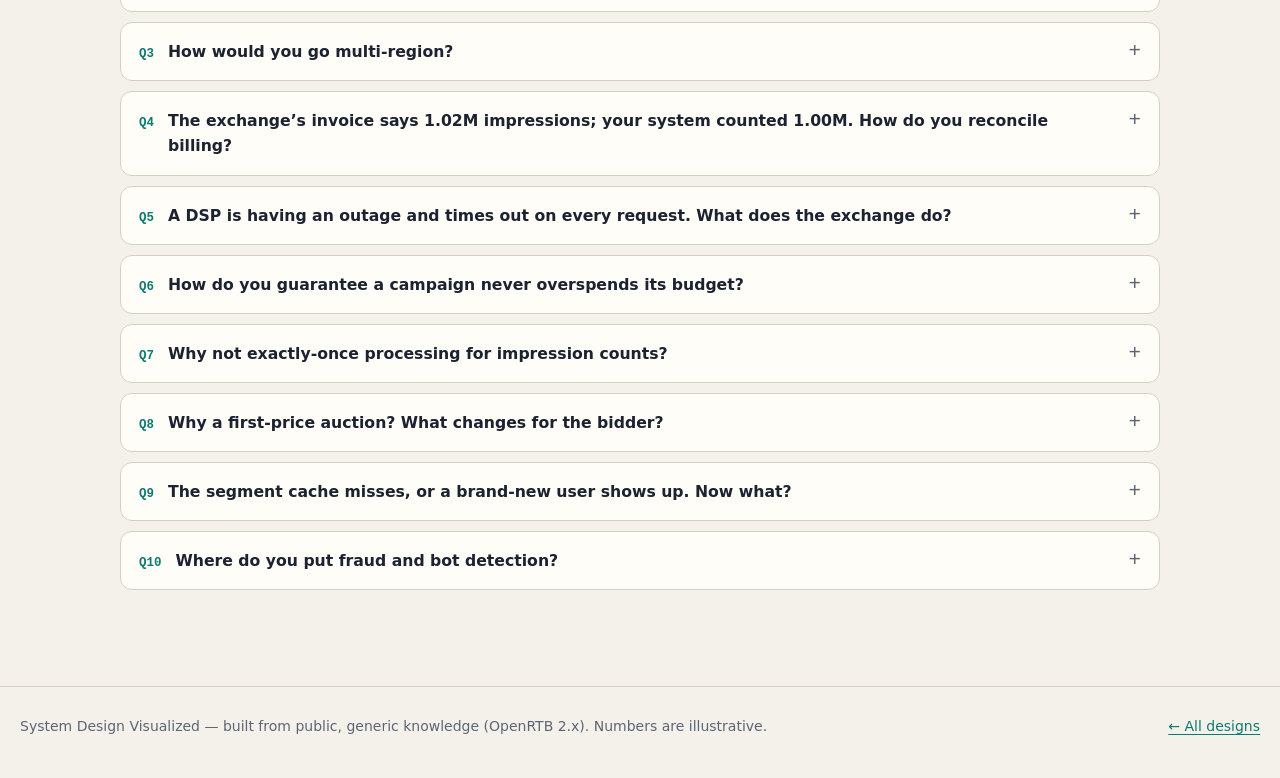
<file: designs/rtb.html>
<!doctype html>
<html lang="en">
<head>
  <meta charset="utf-8">
  <meta name="viewport" content="width=device-width, initial-scale=1">
  <title>Design an Ad-Serving / Real-Time Bidding System · System Design Visualized</title>
  <meta name="description" content="Animated, step-by-step walkthrough of a real-time bidding (RTB) ad-serving system: SSP, ad exchange, DSP internals, first-price auction, and the Kafka → Flink → Druid event pipeline.">
  <meta name="theme-color" content="#0a0e14">
  <!-- Set the theme before first paint to avoid a flash. -->
  <script>(function(){var t;try{t=localStorage.getItem('sdv-theme')}catch(e){}if(!t)t=window.matchMedia&&matchMedia('(prefers-color-scheme: light)').matches?'light':'dark';document.documentElement.dataset.theme=t})()</script>
  <link rel="icon" href="data:image/svg+xml,%3Csvg xmlns='http://www.w3.org/2000/svg' viewBox='0 0 32 32'%3E%3Crect width='32' height='32' rx='8' fill='%230a0e14'/%3E%3Cpath d='M8 10h6v5H8zM18 17h6v5h-6z' fill='none' stroke='%235eead4' stroke-width='2'/%3E%3Cpath d='M14 12.5h4v7' fill='none' stroke='%23fbbf24' stroke-width='2'/%3E%3C/svg%3E">
  <link rel="stylesheet" href="../assets/style.css">
</head>
<body>

<header class="topbar">
  <div class="wrap topbar-inner">
    <a class="brand" href="../index.html">
      <svg class="brand-mark" viewBox="0 0 32 32" aria-hidden="true"><rect width="32" height="32" rx="8" fill="var(--surface-2)"/><path d="M8 10h6v5H8zM18 17h6v5h-6z" fill="none" stroke="var(--accent)" stroke-width="2"/><path d="M14 12.5h4v7" fill="none" stroke="var(--money)" stroke-width="2"/></svg>
      <span>System Design <small>Visualized</small></span>
    </a>
    <nav class="topnav" aria-label="On this page">
      <a href="#requirements">Requirements</a>
      <a href="#estimation">Estimation</a>
      <a href="#walkthrough-section">Walkthrough</a>
      <a href="#deep-dive">Deep dive</a>
      <a href="#interview">Interviewer asks</a>
    </nav>
    <button class="theme-toggle" type="button" data-theme-toggle aria-label="Toggle dark / light mode">
      <svg class="icon-moon" viewBox="0 0 24 24" fill="none" stroke="currentColor" stroke-width="2" stroke-linecap="round" stroke-linejoin="round" aria-hidden="true"><path d="M21 12.8A9 9 0 1 1 11.2 3a7 7 0 0 0 9.8 9.8z"/></svg>
      <svg class="icon-sun" viewBox="0 0 24 24" fill="none" stroke="currentColor" stroke-width="2" stroke-linecap="round" aria-hidden="true"><circle cx="12" cy="12" r="4"/><path d="M12 2v2M12 20v2M4.9 4.9l1.4 1.4M17.7 17.7l1.4 1.4M2 12h2M20 12h2M4.9 19.1l1.4-1.4M17.7 6.3l1.4-1.4"/></svg>
    </button>
  </div>
</header>

<main>
  <div class="wrap page-hero">
    <p class="crumb"><a href="../index.html">All designs</a> / HLD</p>
    <h1>Design an Ad-Serving / Real-Time Bidding System</h1>
    <p class="lede">A page loads, an auction runs across a dozen companies, and an ad appears — all in under 100 ms. Step through the request path, then follow the events that pay for it.</p>
    <ul class="chips">
      <li class="chip"><b>p99</b> &lt; 100 ms</li>
      <li class="chip"><b>~1M</b> QPS bid requests</li>
      <li class="chip">OpenRTB <b>2.x</b></li>
      <li class="chip">first-price auction</li>
      <li class="chip">Kafka → Flink → Druid</li>
    </ul>
  </div>

  <!-- ============================ 1. Requirements ============================ -->
  <section class="wrap section" id="requirements">
    <div class="section-head"><span class="num">01</span><h2>Requirements</h2></div>
    <p class="section-intro">Scope it first. We cover the full request path, and go deep on the <b>DSP bidder</b> — the component that must answer a firehose of bid requests inside a hard deadline — plus the event pipeline behind it.</p>
    <div class="grid-3">
      <div class="block">
        <h3><span class="pill">Functional</span></h3>
        <ul class="checklist">
          <li><b>Run an auction per ad slot</b> <span>— SSP → exchange → DSPs → winner’s creative back to the page.</span></li>
          <li><b>Target</b> <span>— match campaigns on geo, device, audience segment, time, frequency cap.</span></li>
          <li><b>Respect budgets</b> <span>— never (meaningfully) overspend; pace spend across the day.</span></li>
          <li><b>Price each bid</b> <span>— predicted value → bid, per impression.</span></li>
          <li><b>Track</b> <span>— wins, impressions, clicks as billable events.</span></li>
          <li><b>Report</b> <span>— near-real-time dashboards; exact numbers for invoices.</span></li>
        </ul>
      </div>
      <div class="block">
        <h3><span class="pill is-money">Non-functional</span></h3>
        <ul class="checklist">
          <li><b>Latency</b> <span>— p99 &lt; 100 ms end-to-end; the bidder itself gets ~20–30 ms.</span></li>
          <li><b>Throughput</b> <span>— ~1M QPS bid requests at peak, spiky by time of day.</span></li>
          <li><b>High availability</b> <span>— 99.9%+; a down bidder earns nothing, a slow one is as good as down.</span></li>
          <li><b>Consistency</b> <span>— eventual is fine for reporting; budgets need <i>bounded</i> error; billing must be exact after reconciliation.</span></li>
          <li><b>Durability</b> <span>— never lose a billable event.</span></li>
        </ul>
      </div>
      <div class="block">
        <h3><span class="pill is-async">Out of scope</span></h3>
        <ul class="checklist is-out">
          <li>Campaign-management UI and creative review workflow</li>
          <li>Training the bid model (we only serve it)</li>
          <li>Building audience segments (we only read them)</li>
          <li>Cookie-sync / identity resolution details</li>
          <li>Payments and invoicing systems</li>
        </ul>
      </div>
    </div>
  </section>

  <!-- ============================= 2. Estimation ============================= -->
  <section class="wrap section" id="estimation">
    <div class="section-head"><span class="num">02</span><h2>Back-of-envelope estimation</h2></div>
    <p class="section-intro">Round numbers, stated assumptions. The goal is to find which dimension hurts — here it’s request rate and tail latency, not storage.</p>

    <div class="stats">
      <div class="stat"><div class="stat-label">Bid requests</div><div class="stat-value">52B<small>/ day</small></div><div class="stat-note">1M QPS peak · ~600K average</div></div>
      <div class="stat"><div class="stat-label">Inbound bandwidth</div><div class="stat-value">16<small>Gbps peak</small></div><div class="stat-note">~4 Gbps on the wire with gzip</div></div>
      <div class="stat"><div class="stat-label">Raw event storage</div><div class="stat-value">7.4<small>TB / day</small></div><div class="stat-note">~1.5 TB/day once columnar + compressed</div></div>
      <div class="stat"><div class="stat-label">Bidder fleet</div><div class="stat-value">~130<small>nodes</small></div><div class="stat-note">32-core, 50% target utilisation, per-region N+1 on top</div></div>
    </div>

    <div class="grid-3">
      <div class="block">
        <h3><span class="pill">QPS</span> Traffic funnel</h3>
        <ul class="math">
          <li><span>Bid requests / day</span><span class="res">≈ 52B</span><span class="calc">600K avg × 86,400 s</span></li>
          <li><span>Bids placed (≈10% bid rate)</span><span class="res">≈ 5.2B / day</span><span class="calc">100K bids/s at peak; the other 90% exit early → HTTP 204</span></li>
          <li><span>Wins (≈15% win rate)</span><span class="res">≈ 780M / day</span><span class="calc">5.2B × 0.15 → ~9K/s average</span></li>
          <li><span>Impressions (≈90% render)</span><span class="res">≈ 700M / day</span><span class="calc">780M × 0.9</span></li>
          <li><span>Clicks (≈0.5% CTR)</span><span class="res">≈ 3.5M / day</span><span class="calc">700M × 0.005</span></li>
        </ul>
      </div>
      <div class="block">
        <h3><span class="pill is-money">Bandwidth</span> &amp; compute</h3>
        <ul class="math">
          <li><span>Requests in</span><span class="res">2 GB/s ≈ 16 Gbps</span><span class="calc">1M QPS × ~2 KB JSON bid request</span></li>
          <li><span>Responses out</span><span class="res">≈ 0.8 Gbps</span><span class="calc">100K bids/s × ~1 KB (204s are ~free)</span></li>
          <li><span>CPU</span><span class="res">≈ 4,000 cores</span><span class="calc">1M QPS × ~2 ms avg CPU = 2,000 busy cores ÷ 50% utilisation</span></li>
          <li><span>Segment-store reads</span><span class="res">≤ 1M / s</span><span class="calc">one KV get per request that survives early filters</span></li>
          <li><span>Segment-store size</span><span class="res">≈ 600 GB</span><span class="calc">1B profiles × 200 B × 3 replicas</span></li>
        </ul>
      </div>
      <div class="block">
        <h3><span class="pill is-async">Storage</span> Events per day</h3>
        <ul class="math">
          <li><span>Bid log</span><span class="res">≈ 5.2 TB</span><span class="calc">5.2B bids × ~1 KB (features + price, for model training)</span></li>
          <li><span>Wins + impressions + clicks</span><span class="res">≈ 1.2 TB</span><span class="calc">~1.5B events × ~0.8 KB</span></li>
          <li><span>No-bid sample (1%)</span><span class="res">≈ 1 TB</span><span class="calc">520M × 2 KB — full logging would be 100 TB/day</span></li>
          <li><span>Kafka footprint</span><span class="res">≈ 67 TB</span><span class="calc">7.4 TB × RF 3 × 3 days retention</span></li>
          <li><span>OLAP after rollup</span><span class="res">tens of GB</span><span class="calc">minute × line item × publisher × geo rows, not raw events</span></li>
        </ul>
      </div>
    </div>
  </section>

  <!-- ============================= 3. Walkthrough ============================= -->
  <section class="wrap section" id="walkthrough-section">
    <div class="section-head"><span class="num">03</span><h2>Architecture walkthrough</h2></div>
    <p class="section-intro">One ad request, 18 steps. The first twelve race the 100 ms budget; the rest happen after the user already has the ad. Click any component to jump to it.</p>
    <div id="walkthrough"></div>
    <noscript><p class="block">The interactive walkthrough needs JavaScript. The sections above and below work without it.</p></noscript>
  </section>

  <!-- ============================== 4. Deep dive ============================== -->
  <section class="wrap section" id="deep-dive">
    <div class="section-head"><span class="num">04</span><h2>Deep dive</h2></div>

    <h3 class="subhead">Data model</h3>
    <p class="section-intro">Campaign config is small, relational and read-mostly — keep it in a SQL database and push snapshots to every bidder. Events are huge, append-only and immutable — they live in Kafka, the data lake and the OLAP store.</p>
    <div class="entities">
      <div class="entity">
        <header>campaign <span>SQL · source of truth</span></header>
        <ul>
          <li class="pk"><b>campaign_id</b><i>PK</i></li>
          <li class="fk"><b>advertiser_id</b><i>FK</i></li>
          <li><b>name, objective</b><i>text</i></li>
          <li><b>start_at, end_at</b><i>timestamp</i></li>
          <li><b>status</b><i>active | paused</i></li>
        </ul>
        <footer>The contract with the advertiser. Thousands of rows, not millions.</footer>
      </div>
      <div class="entity">
        <header>line_item <span>SQL → bidder memory</span></header>
        <ul>
          <li class="pk"><b>line_item_id</b><i>PK</i></li>
          <li class="fk"><b>campaign_id</b><i>FK</i></li>
          <li><b>targeting</b><i>json: geo, device, segments, daypart</i></li>
          <li><b>bid_strategy, max_bid</b><i>enum, micros</i></li>
          <li><b>freq_cap</b><i>n per window</i></li>
          <li><b>version</b><i>int (snapshot ordering)</i></li>
        </ul>
        <footer>The unit of targeting and pacing. Compiled into the inverted index.</footer>
      </div>
      <div class="entity">
        <header>creative <span>SQL + CDN</span></header>
        <ul>
          <li class="pk"><b>creative_id</b><i>PK</i></li>
          <li class="fk"><b>line_item_id</b><i>FK (many-to-many in practice)</i></li>
          <li><b>format, w, h</b><i>banner | video | native</i></li>
          <li><b>asset_url</b><i>CDN path</i></li>
          <li><b>adomain, categories</b><i>for publisher block lists</i></li>
          <li><b>review_status</b><i>approved | rejected</i></li>
        </ul>
        <footer>Assets are immutable on the CDN; the bidder holds only metadata.</footer>
      </div>
      <div class="entity">
        <header>budget <span>pacing service</span></header>
        <ul>
          <li class="pk"><b>line_item_id</b><i>PK</i></li>
          <li><b>daily_budget, total_budget</b><i>micros</i></li>
          <li><b>spend_confirmed</b><i>from impression events</i></li>
          <li><b>spend_pending</b><i>won, not yet rendered</i></li>
          <li><b>pacing_rate</b><i>tokens / sec</i></li>
          <li><b>updated_at</b><i>timestamp</i></li>
        </ul>
        <footer>Money as integer micros — never floats. Split from line_item because it changes every few seconds.</footer>
      </div>
      <div class="entity">
        <header>event <span>Kafka → lake → OLAP</span></header>
        <ul>
          <li class="pk"><b>event_id</b><i>UUID · dedup key</i></li>
          <li><b>type</b><i>bid | win | impression | click</i></li>
          <li class="fk"><b>bid_id</b><i>joins the funnel</i></li>
          <li class="fk"><b>line_item_id, creative_id</b><i>FK</i></li>
          <li><b>price</b><i>micros</i></li>
          <li><b>event_ts, ingest_ts</b><i>event time vs arrival</i></li>
          <li><b>publisher, geo, device</b><i>report dimensions</i></li>
        </ul>
        <footer>Append-only and immutable. Corrections are new events, never updates.</footer>
      </div>
      <div class="entity">
        <header>user_profile <span>KV store</span></header>
        <ul>
          <li class="pk"><b>user_id</b><i>key</i></li>
          <li><b>segments[]</b><i>audience IDs</i></li>
          <li><b>freq_counts{}</b><i>line_item → count, window</i></li>
          <li><b>last_seen</b><i>timestamp</i></li>
          <li><b>ttl</b><i>30–90 days</i></li>
        </ul>
        <footer>One read per bid request. Sized to fit a single small value (&lt; 1 KB).</footer>
      </div>
    </div>

    <h3 class="subhead">API sketch — OpenRTB 2.x</h3>
    <p class="section-intro">The exchange POSTs a bid request to each DSP; the DSP replies <code>200</code> with a bid or <code>204 No Content</code>. Trimmed examples — real requests carry many more optional fields.</p>
    <div class="grid-2">
      <div class="code">
        <div class="code-head"><span class="verb">POST</span><b>/openrtb2/bid</b><span>exchange → DSP</span></div>
<pre><code class="json">{
  "id": "req-7f3a9c",
  "at": 1,                       // 1 = first-price auction
  "tmax": 80,                    // ms the DSP has to answer
  "cur": ["USD"],
  "imp": [{
    "id": "1",
    "banner": { "w": 300, "h": 250, "pos": 1 },
    "bidfloor": 0.50,            // CPM floor
    "bidfloorcur": "USD",
    "secure": 1
  }],
  "site": {
    "domain": "news.example.com",
    "page": "https://news.example.com/tech/article",
    "cat": ["IAB19"],
    "publisher": { "id": "pub-1042" }
  },
  "device": {
    "ua": "Mozilla/5.0 ...",
    "ip": "203.0.113.24",
    "devicetype": 4,
    "os": "Android",
    "geo": { "country": "IND", "region": "KA", "city": "Bengaluru" }
  },
  "user": { "id": "ex-user-55e1", "buyeruid": "dsp-user-9b27" },
  "bcat": ["IAB25"],             // blocked categories
  "badv": ["blocked-brand.example"],
  "regs": { "coppa": 0 }
}</code></pre>
        <div class="code-note"><code>tmax</code> is the whole contract: answer within it or be ignored. <code>buyeruid</code> is the DSP’s own ID for this user, from a prior cookie sync.</div>
      </div>
      <div class="code">
        <div class="code-head"><span class="verb">200</span><b>BidResponse</b><span>DSP → exchange</span></div>
<pre><code class="json">{
  "id": "req-7f3a9c",            // echoes the request id
  "cur": "USD",
  "seatbid": [{
    "seat": "dsp-a-seat-12",
    "bid": [{
      "id": "bid-c41d",
      "impid": "1",
      "price": 2.40,             // CPM bid
      "adid": "ad-8812",
      "cid": "campaign-301",
      "crid": "creative-7743",
      "adomain": ["shoes.example"],
      "w": 300, "h": 250,
      "nurl": "https://win.dsp.example/w?b=bid-c41d&p=${AUCTION_PRICE}",
      "burl": "https://win.dsp.example/b?b=bid-c41d&p=${AUCTION_PRICE}",
      "adm": "&lt;a href=\"https://c.dsp.example/click?b=bid-c41d\"&gt;&lt;img src=\"https://cdn.dsp.example/7743.png\"&gt;&lt;/a&gt;&lt;img src=\"https://t.dsp.example/imp?b=bid-c41d\" width=\"1\" height=\"1\"&gt;"
    }]
  }]
}</code></pre>
        <div class="code-note"><code>nurl</code> = win notice, <code>burl</code> = billing notice (OpenRTB 2.5+). The exchange replaces <code>${AUCTION_PRICE}</code> with the clearing price. No bid → empty body, <code>204</code>.</div>
      </div>
    </div>

    <div class="grid-2" style="margin-top:18px">
      <div class="code">
        <div class="code-head"><span class="verb">GET</span><b>/imp · /click</b><span>browser → event collector</span></div>
<pre><code class="json">// GET /imp?b=bid-c41d&li=5501&cr=7743&sig=9a1f...   → 204
// Collector appends to Kafka topic "impressions":
{
  "event_id": "0190a7e2-4c1b-7d3e-9f00-2b6c5d1e8a44",
  "type": "impression",
  "bid_id": "bid-c41d",
  "line_item_id": 5501,
  "creative_id": 7743,
  "price_micros": 2400,          // $2.40 CPM → $0.0024 for this impression
  "event_ts": 1763200000123,
  "publisher_id": "pub-1042",
  "geo": "IN-KA",
  "device": "android-phone"
}</code></pre>
        <div class="code-note"><code>sig</code> is an HMAC over the parameters so beacons can’t be forged. <code>event_id</code> is the idempotency key for deduplication downstream.</div>
      </div>
      <div class="code">
        <div class="code-head"><span class="verb">INT</span><b>Pacing allocation</b><span>pacing service → bidder</span></div>
<pre><code class="json">// Pushed to every bidder every few seconds
{
  "epoch": 88213,                // monotonic; bidders drop older epochs
  "valid_for_ms": 5000,          // fail-safe: stop spending after this
  "allocations": [
    {
      "line_item_id": 5501,
      "tokens_micros": 120000,   // this bidder may spend $0.12 this window
      "pacing_multiplier": 0.85, // scale bids down: ahead of schedule
      "state": "active"
    },
    { "line_item_id": 5502, "tokens_micros": 0, "state": "exhausted" }
  ]
}</code></pre>
        <div class="code-note">An internal contract, not part of OpenRTB. The <code>valid_for_ms</code> lease is what makes a pacing-service outage safe: no fresh lease, no spend.</div>
      </div>
    </div>

    <h3 class="subhead">Scaling</h3>
    <div class="grid-3">
      <div class="block">
        <h3><span class="pill">Bidders</span> Stateless, shared-nothing</h3>
        <p>Every bidder holds the full campaign index and model in memory and needs only one remote read (the user profile). So the fleet scales linearly behind an L4 load balancer; autoscale on CPU and p99, not just QPS.</p>
        <p>Keep the hot path allocation-light (pooled buffers, pre-parsed structs) — a GC pause is a batch of missed auctions.</p>
      </div>
      <div class="block">
        <h3><span class="pill is-money">State</span> Push, don’t pull</h3>
        <p>Campaign changes flow SQL → change stream → bidders as versioned deltas; a new bidder bootstraps from a snapshot then tails the stream. The profile store is sharded by user ID with replicas in each region.</p>
        <p>Budget is the one piece of shared mutable state — and it is deliberately kept <i>off</i> the request path.</p>
      </div>
      <div class="block">
        <h3><span class="pill is-async">Pipeline</span> Scale by partition</h3>
        <p>Kafka topics are partitioned by <code>bid_id</code>; stream-job parallelism matches partition count. Collectors are stateless. OLAP ingestion scales per topic partition; queries scale with historical nodes.</p>
        <p>Load-shed deliberately: under pressure, drop the 1% no-bid sample first, never billable events.</p>
      </div>
    </div>

    <h3 class="subhead">Failure modes</h3>
    <div class="table-scroll">
      <table class="modes">
        <thead><tr><th>What breaks</th><th>Blast radius</th><th>Mitigation</th></tr></thead>
        <tbody>
          <tr><td>Profile store slow / down</td><td>Every bid waits on the lookup → mass timeouts.</td><td>Hard 3–5 ms timeout and a circuit breaker; fall back to contextual-only bidding. Lower win quality beats zero bids.</td></tr>
          <tr><td>Bidder node dies</td><td>In-flight requests on that node are lost (≈ a few thousand auctions).</td><td>Stateless nodes + health checks pull it from rotation in seconds. Its unspent token allocation simply expires with the lease.</td></tr>
          <tr><td>Pacing service down</td><td>No fresh allocations; risk of overspend or of a full stop.</td><td>Leased allocations: bidders spend what they hold, then stop. Run pacing as a replicated service with a consistent store behind it.</td></tr>
          <tr><td>Stale campaign snapshot</td><td>A paused line item keeps bidding; a new one never starts.</td><td>Version every snapshot; bidders report their version; alert on lag; refuse to bid if the snapshot is older than a threshold.</td></tr>
          <tr><td>Kafka broker loss</td><td>Partitions briefly unavailable; collectors can’t ack.</td><td>RF 3, <code>min.insync.replicas=2</code>, <code>acks=all</code>. Collectors spill to local disk and replay; beacons are retried by signed URL.</td></tr>
          <tr><td>Stream job lag</td><td>Dashboards stale; spend feedback late → pacing blind.</td><td>Alert on consumer lag. Pacing falls back to win-notice counts (pessimistic) and widens its safety margin until lag clears.</td></tr>
          <tr><td>Duplicate or replayed events</td><td>Over-counted spend → over-billing.</td><td>Idempotent processing keyed on <code>event_id</code>; signed beacons with expiry; nightly batch recount from the data lake is the billing truth.</td></tr>
          <tr><td>Region outage</td><td>All traffic from co-located exchanges fails.</td><td>Active-active regions; exchanges fail over by DNS / health. Budgets are split per region so no cross-region call is needed to bid.</td></tr>
        </tbody>
      </table>
    </div>
  </section>

  <!-- =========================== 5. Interviewer asks =========================== -->
  <section class="wrap-narrow section" id="interview">
    <div class="section-head"><span class="num">05</span><h2>Interviewer asks…</h2></div>
    <p class="section-intro">Likely follow-ups. Try answering out loud before you expand each one.</p>
    <div class="qa">

      <details>
        <summary><span class="q-num">Q1</span>Where is the bottleneck at 1M QPS, and how do you find it?</summary>
        <div class="answer">
          <p class="tag-line">BOTTLENECKS</p>
          <p>Follow the request and ask what is <b>shared</b>. Bidders are stateless and scale out, so they are not it. The candidates are:</p>
          <ul>
            <li><b>The profile store</b> — the only remote call on the hot path. One slow shard stalls every request routed to it. Mitigate with a strict timeout, replicas, and a small in-process cache for very active users.</li>
            <li><b>Network and connection handling</b> — 16 Gbps of JSON. Keep-alive pools, gzip, and early exit (most requests are rejected before any I/O) matter more than faster bid code.</li>
            <li><b>Tail latency, not averages</b> — GC pauses and noisy neighbours turn a 10 ms median into a 150 ms p99.</li>
          </ul>
          <p>To find it: per-stage latency histograms inside the bidder plus the exchange-reported timeout rate, which is the only number that reflects what the customer sees.</p>
        </div>
      </details>

      <details>
        <summary><span class="q-num">Q2</span>One advertiser generates 30% of events. How do you handle hot partitions in Kafka?</summary>
        <div class="answer">
          <p class="tag-line">HOT PARTITIONS</p>
          <p>It depends on the partition key. If you keyed by <code>campaign_id</code>, that campaign’s partition is overloaded while others idle — consumer lag grows on one partition and you can’t fix it by adding consumers.</p>
          <ul>
            <li><b>Key by something high-cardinality</b> — <code>bid_id</code> or <code>event_id</code> — so load is uniform. You lose per-campaign ordering, which aggregation doesn’t need.</li>
            <li><b>Aggregate in two stages</b>: pre-aggregate on the evenly distributed key (or a salted key such as <code>campaign_id#0..15</code>) in small windows, then combine partial counts by campaign. The second stage sees thousands of rows, not billions.</li>
            <li>Keep an eye on <b>skew in the OLAP store</b> too — segment by time first, then hash.</li>
          </ul>
        </div>
      </details>

      <details>
        <summary><span class="q-num">Q3</span>How would you go multi-region?</summary>
        <div class="answer">
          <p class="tag-line">MULTI-REGION</p>
          <p>You have no choice on the serving side: a cross-continent round trip is 100+ ms, so <b>bidders must sit next to each exchange</b>. Run active-active regions, each fully able to bid alone:</p>
          <ul>
            <li><b>Campaign config</b>: one primary SQL database, replicated asynchronously to all regions; bidders read the local snapshot.</li>
            <li><b>User profiles</b>: replicated per region; most users appear in one region, so asynchronous replication with last-write-wins is acceptable.</li>
            <li><b>Budget</b>: the hard part. A central pacing service splits each budget into <b>per-region allocations</b> based on recent traffic and rebalances every few seconds. Regions never call each other to bid.</li>
            <li><b>Events</b>: each region has its own Kafka; mirror to a central cluster for global aggregation and billing.</li>
          </ul>
          <p>If a region is cut off it spends its last allocation and stops — bounded overspend, no split-brain.</p>
        </div>
      </details>

      <details>
        <summary><span class="q-num">Q4</span>The exchange’s invoice says 1.02M impressions; your system counted 1.00M. How do you reconcile billing?</summary>
        <div class="answer">
          <p class="tag-line">BILLING RECONCILIATION</p>
          <p>Small discrepancies are normal — the two sides count at different moments (auction win vs pixel render) and filter fraud differently. Contracts usually allow a tolerance of a few percent. The job is to keep it small and explainable:</p>
          <ul>
            <li><b>Keep raw events immutable</b> in the data lake. Billing is a deterministic batch job over them, never the streaming numbers.</li>
            <li><b>Join on a shared key</b> — the bid ID travels through the win notice, the markup and the beacon — and compare with the exchange’s log-level report. Bucket the differences: won-but-never-rendered, duplicates, invalid traffic, late arrivals.</li>
            <li><b>Agree on the billable event</b> up front (<code>burl</code> / rendered impression), and on whose count is the source of truth.</li>
            <li>Alert when the discrepancy for any partner drifts — a sudden jump usually means a broken pixel or a dedup bug, not fraud.</li>
          </ul>
        </div>
      </details>

      <details>
        <summary><span class="q-num">Q5</span>A DSP is having an outage and times out on every request. What does the exchange do?</summary>
        <div class="answer">
          <p class="tag-line">DSP OUTAGE</p>
          <p>For a single auction nothing special: <code>tmax</code> fires and the auction closes without that DSP. The danger is the aggregate — thousands of connections and threads tied up waiting on a dead endpoint.</p>
          <ul>
            <li><b>Circuit breaker per DSP</b>: when timeout / error rate crosses a threshold, stop sending. Probe with a trickle of traffic and ramp back gradually once it recovers.</li>
            <li><b>Bulkheads</b>: separate connection pools and concurrency limits per DSP so one failure can’t exhaust shared resources.</li>
            <li><b>Adaptive throttling</b> in normal operation — QPS sent to each DSP follows its recent response rate.</li>
          </ul>
          <p>From the DSP’s side: shed load early (fast 204 under overload is better than a slow bid), and expect the exchange to throttle you for a while after recovery.</p>
        </div>
      </details>

      <details>
        <summary><span class="q-num">Q6</span>How do you guarantee a campaign never overspends its budget?</summary>
        <div class="answer">
          <p class="tag-line">BUDGET PACING</p>
          <p>You can’t guarantee <i>zero</i> without a synchronous global check on every bid, which the latency budget rules out. So aim for a <b>small, bounded</b> overspend and say what the bound is:</p>
          <ul>
            <li>Central pacing service hands out short-lived <b>token allocations</b> to each bidder. A bidder can only spend tokens it holds.</li>
            <li>Maximum overspend ≈ outstanding allocations + bids won but not yet reported. Shrink allocations as the budget nears its end.</li>
            <li>Track <b>pending</b> (won) separately from <b>confirmed</b> (rendered) spend, and stop at ~98% to leave room for in-flight wins.</li>
            <li>Whatever leaks through is absorbed as a business rule: the platform doesn’t bill beyond the budget.</li>
          </ul>
        </div>
      </details>

      <details>
        <summary><span class="q-num">Q7</span>Why not exactly-once processing for impression counts?</summary>
        <div class="answer">
          <p class="tag-line">DELIVERY SEMANTICS</p>
          <p>Exactly-once inside a stream processor is achievable (checkpoints + transactional writes), but it covers only the Kafka → job → sink segment. A browser retrying a beacon, or a collector retrying a produce after a timeout, still creates duplicates upstream of it — and transactions add latency and coupling.</p>
          <p>The robust design is <b>at-least-once delivery plus idempotence</b>: every event carries a unique <code>event_id</code> minted when the bid is created; the stream job deduplicates on it within a TTL window; sinks upsert by key. You get exactly-once <i>results</i> without depending on every hop being transactional. The nightly batch recount catches anything outside the dedup window.</p>
        </div>
      </details>

      <details>
        <summary><span class="q-num">Q8</span>Why a first-price auction? What changes for the bidder?</summary>
        <div class="answer">
          <p class="tag-line">AUCTION DESIGN</p>
          <p>In a second-price auction the winner pays just above the runner-up, so bidding your true value is optimal. But when a request passes through several intermediaries, each running its own auction with opaque floors, buyers couldn’t verify what “second price” meant. First-price is simple and auditable: <b>you pay what you bid</b>.</p>
          <p>The cost moves to the buyer: bidding true value now overpays. DSPs add <b>bid shading</b> — a model of the win-price distribution per publisher / slot that picks the lowest bid likely to win. It needs loss feedback (did we lose, and ideally at what price), which is why bid and win logs are worth storing.</p>
        </div>
      </details>

      <details>
        <summary><span class="q-num">Q9</span>The segment cache misses, or a brand-new user shows up. Now what?</summary>
        <div class="answer">
          <p class="tag-line">COLD START</p>
          <p>Never block. A miss returns in the same few milliseconds as a hit, and the bidder falls back to <b>contextual targeting</b> — page category, geo, device, time — bidding lower because it knows less. Campaigns that strictly require an audience segment skip this request.</p>
          <ul>
            <li><b>New users</b>: write a minimal profile asynchronously so the next request hits.</li>
            <li><b>Cold cache after a deploy or region launch</b>: preload from a snapshot and ramp traffic gradually; watch hit rate before going to 100%.</li>
            <li><b>Store down</b>: circuit-break to contextual-only so revenue degrades instead of disappearing.</li>
          </ul>
        </div>
      </details>

      <details>
        <summary><span class="q-num">Q10</span>Where do you put fraud and bot detection?</summary>
        <div class="answer">
          <p class="tag-line">FRAUD FILTERING</p>
          <p>Both places, with different jobs:</p>
          <ul>
            <li><b>Inline (pre-bid)</b>: only checks that cost microseconds — IP / user-agent block lists, known datacenter ranges, publisher allow lists, simple rate limits. Goal: don’t spend money on obvious junk.</li>
            <li><b>Async (post-bid)</b>: heavier models over the event stream — click-timing patterns, impossible impression rates per device, traffic-source anomalies. Results feed back as updated block lists, and as <b>refunds / non-billable flags</b> on events already counted.</li>
          </ul>
          <p>The tradeoff is latency vs how much fraud you pay for before catching it. Because events are immutable, an invalid-traffic verdict is a new correction event that the billing batch applies.</p>
        </div>
      </details>

    </div>
  </section>
</main>

<footer class="footer">
  <div class="wrap">
    <span>System Design Visualized — built from public, generic knowledge (OpenRTB 2.x). Numbers are illustrative.</span>
    <a href="../index.html">← All designs</a>
  </div>
</footer>

<script src="../assets/engine.js"></script>
<script src="rtb.config.js"></script>
<script>SDV.mount(document.getElementById('walkthrough'), window.RTB_CONFIG);</script>
</body>
</html>
</file>
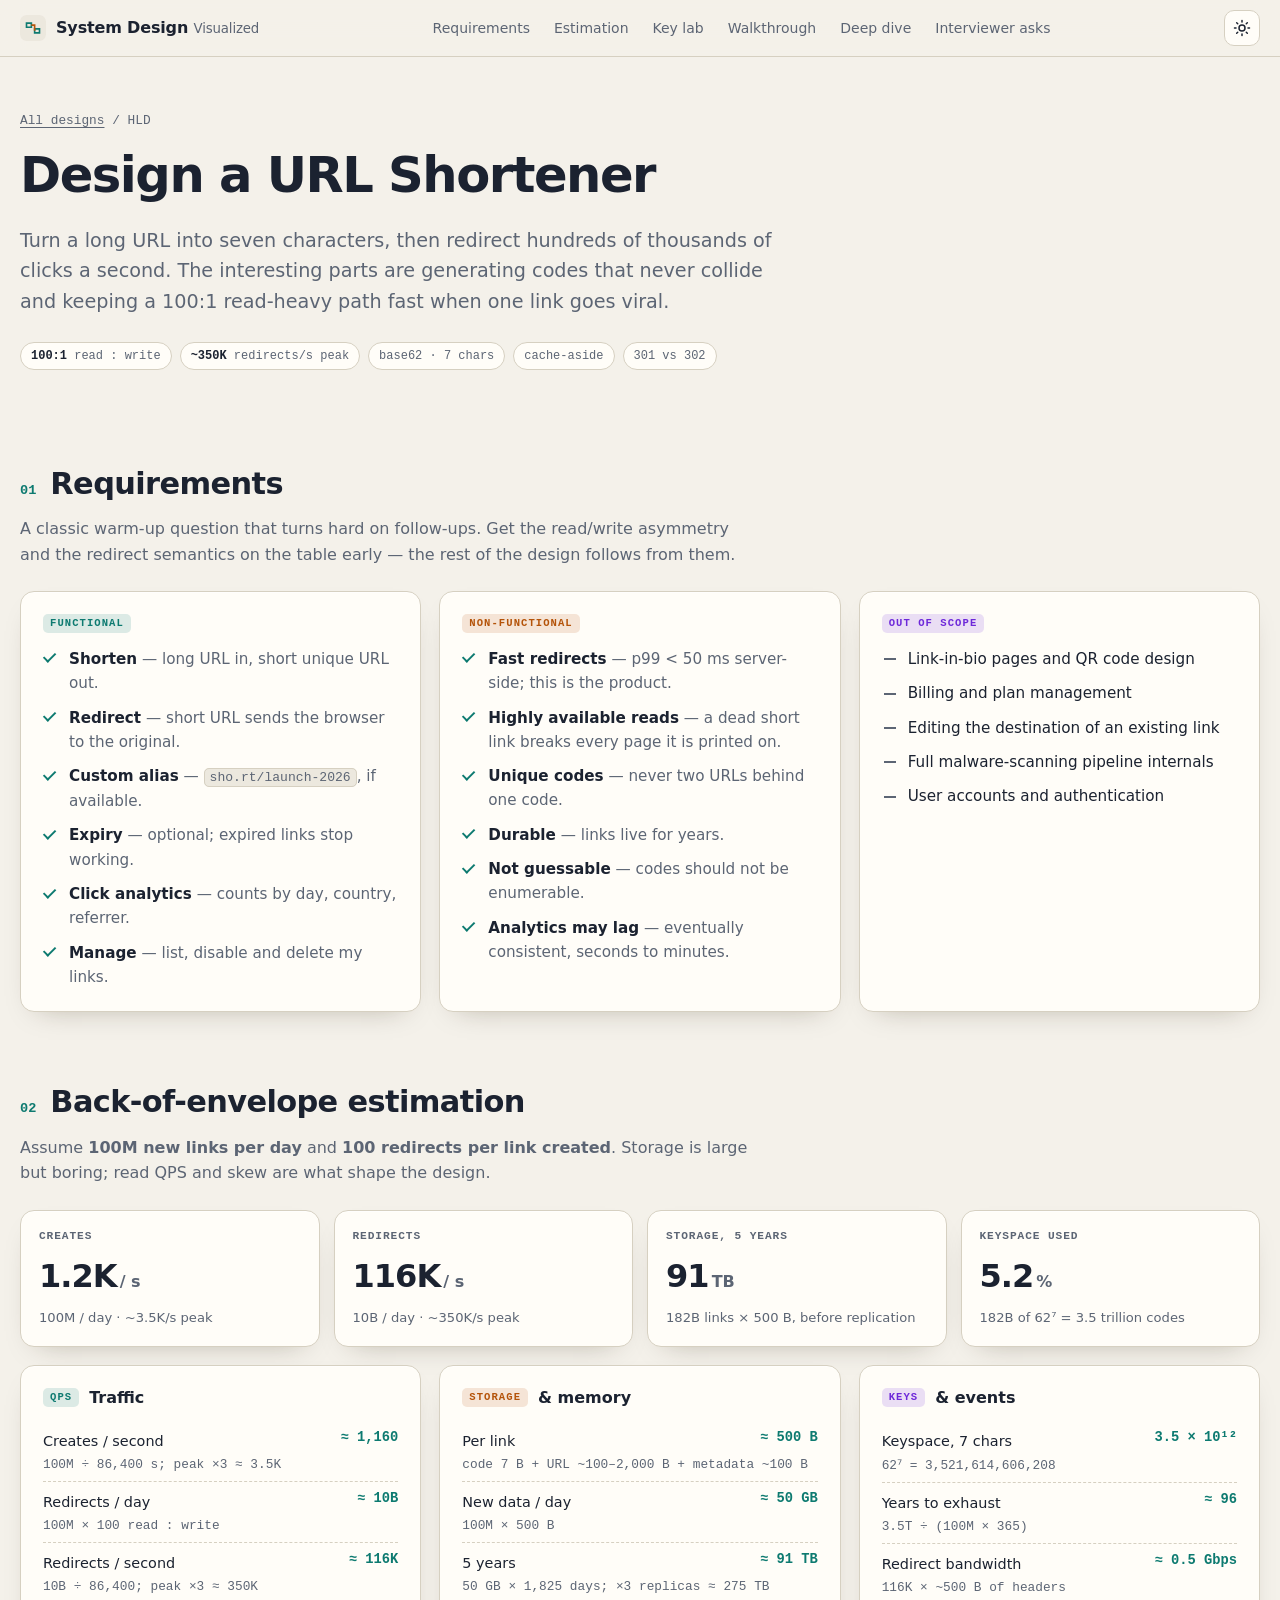
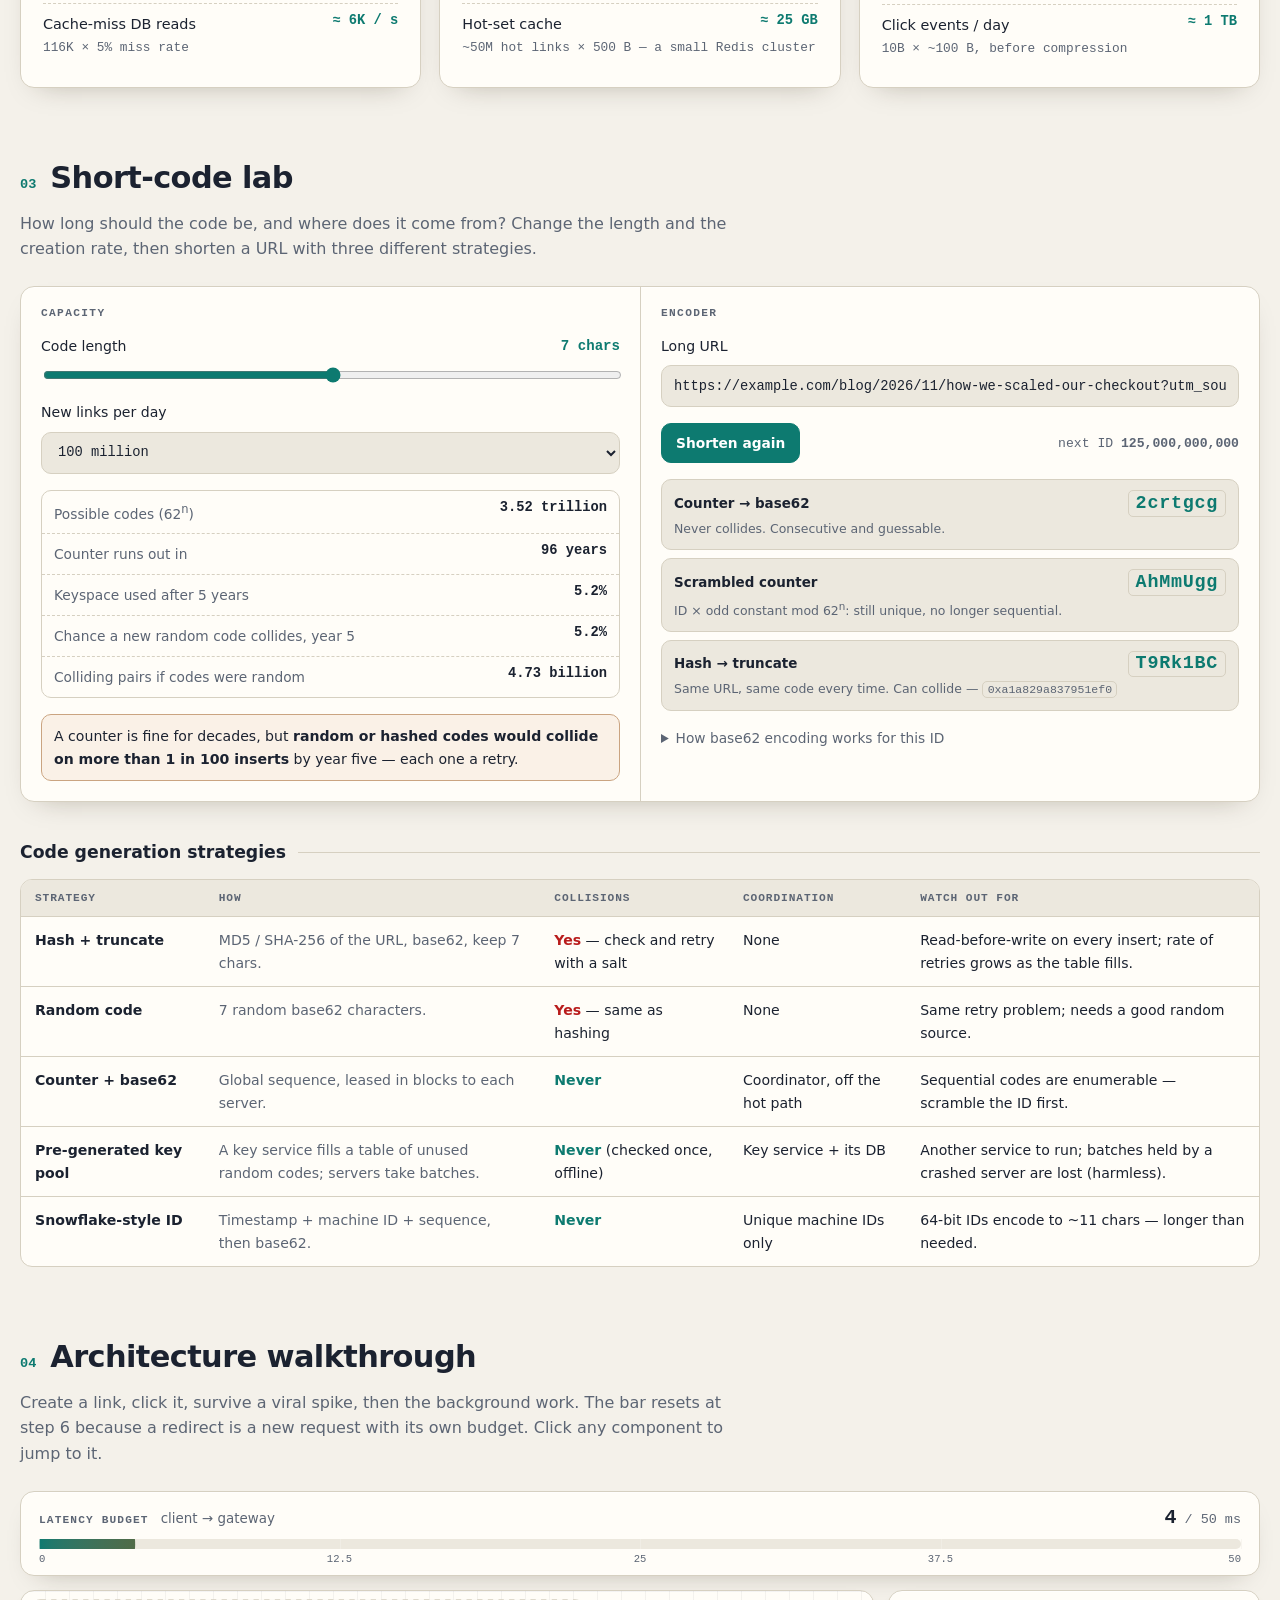
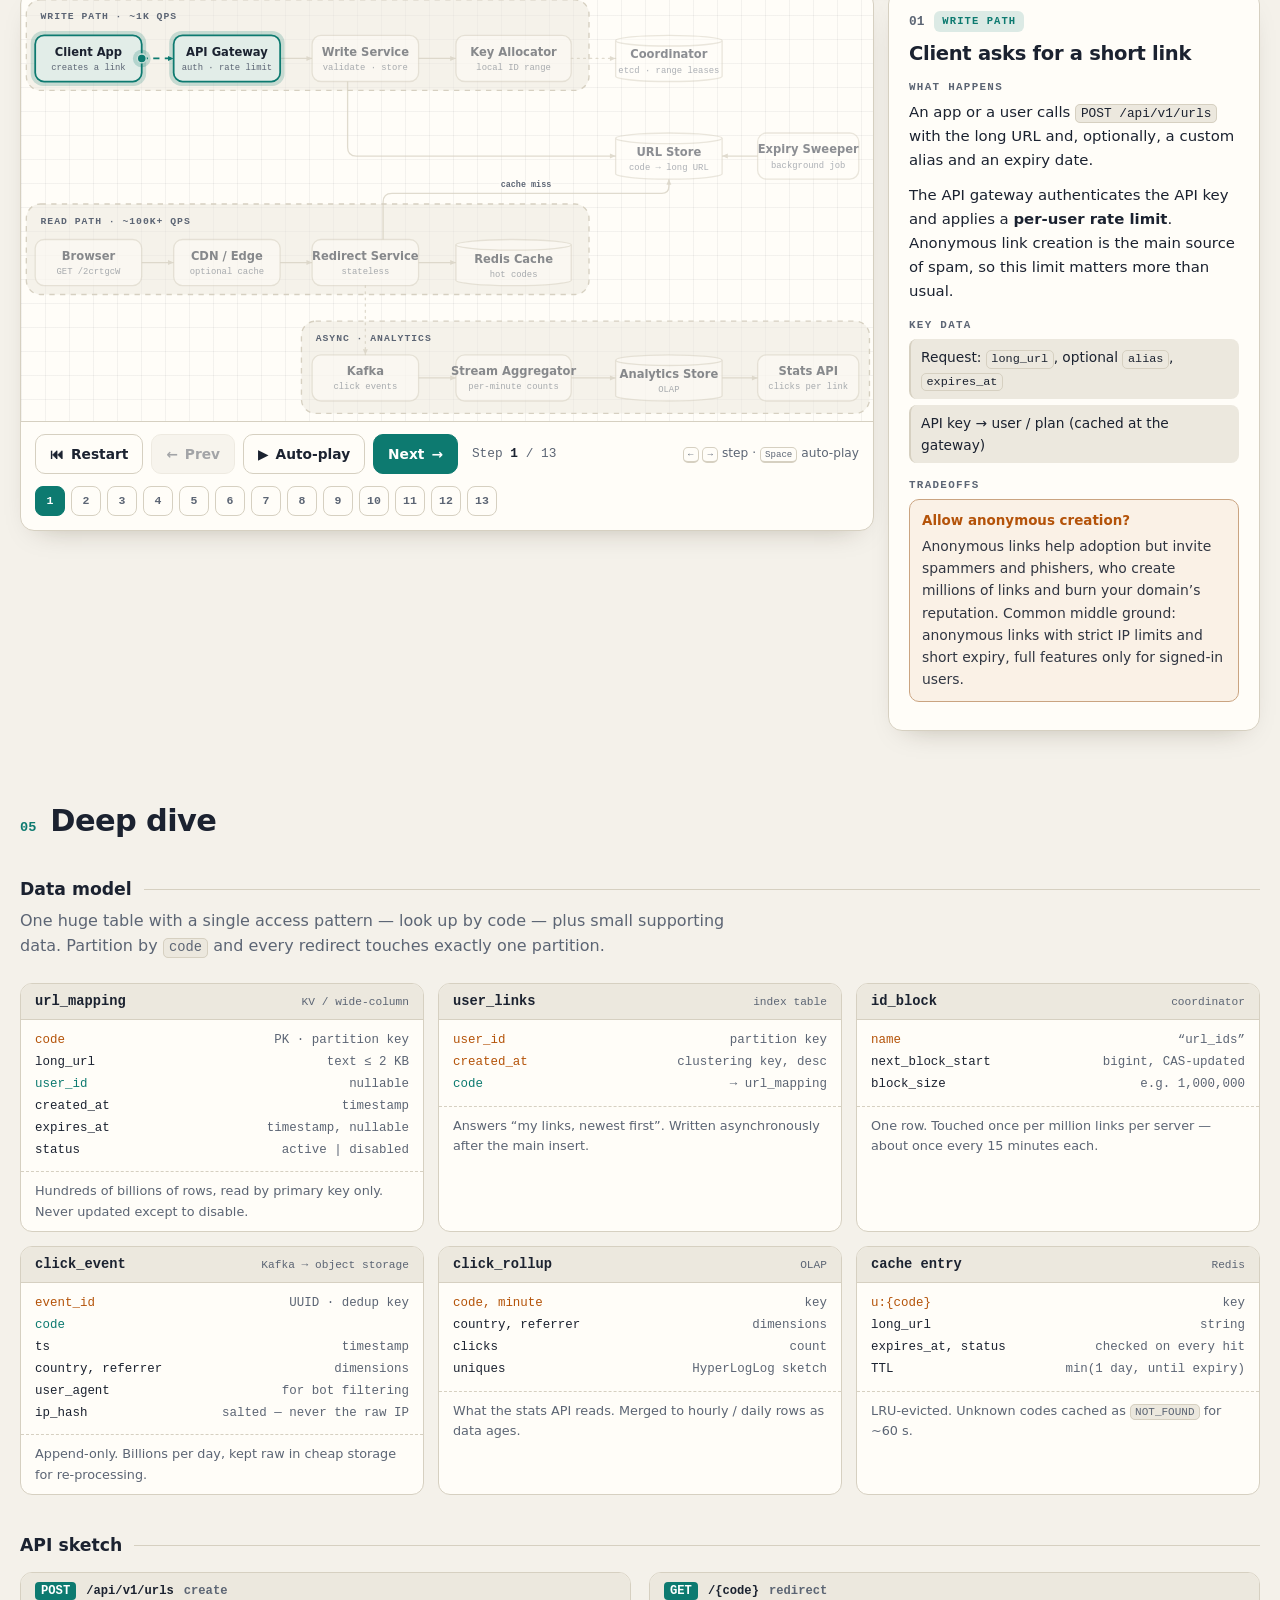
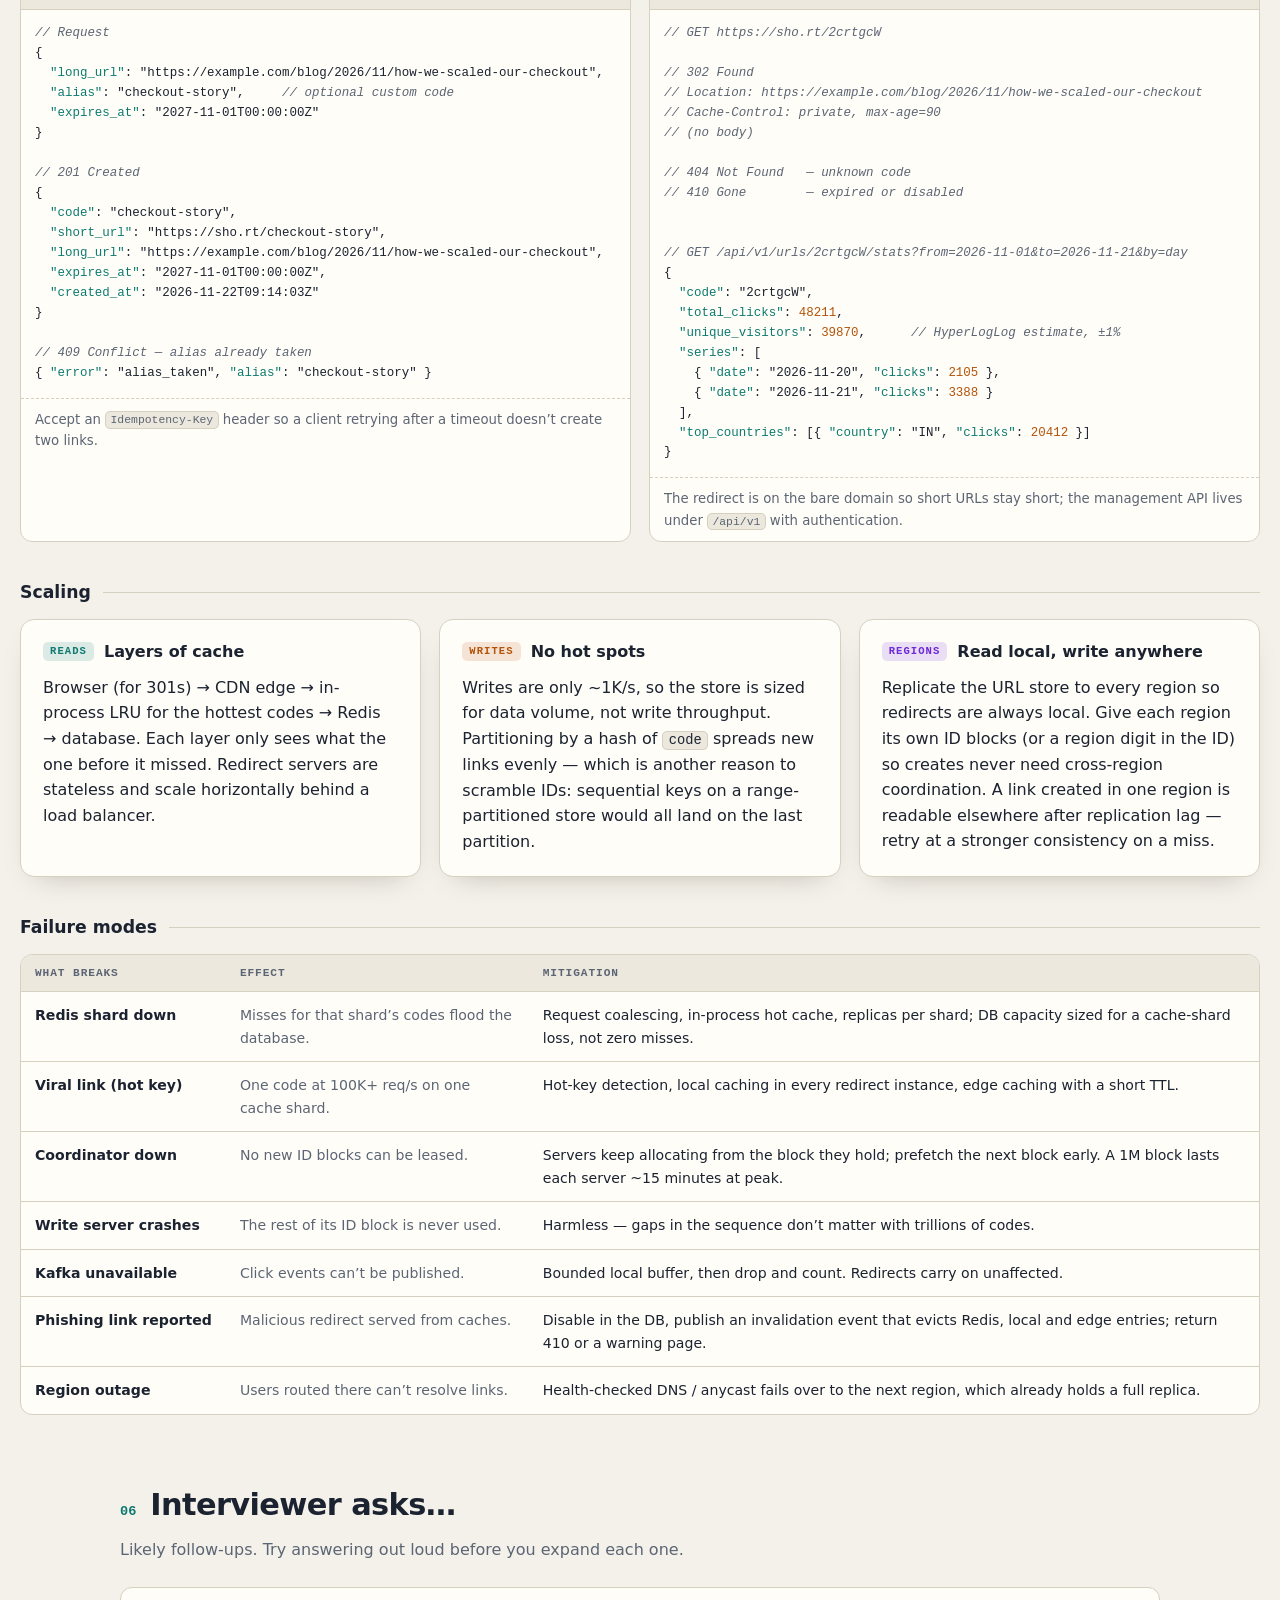
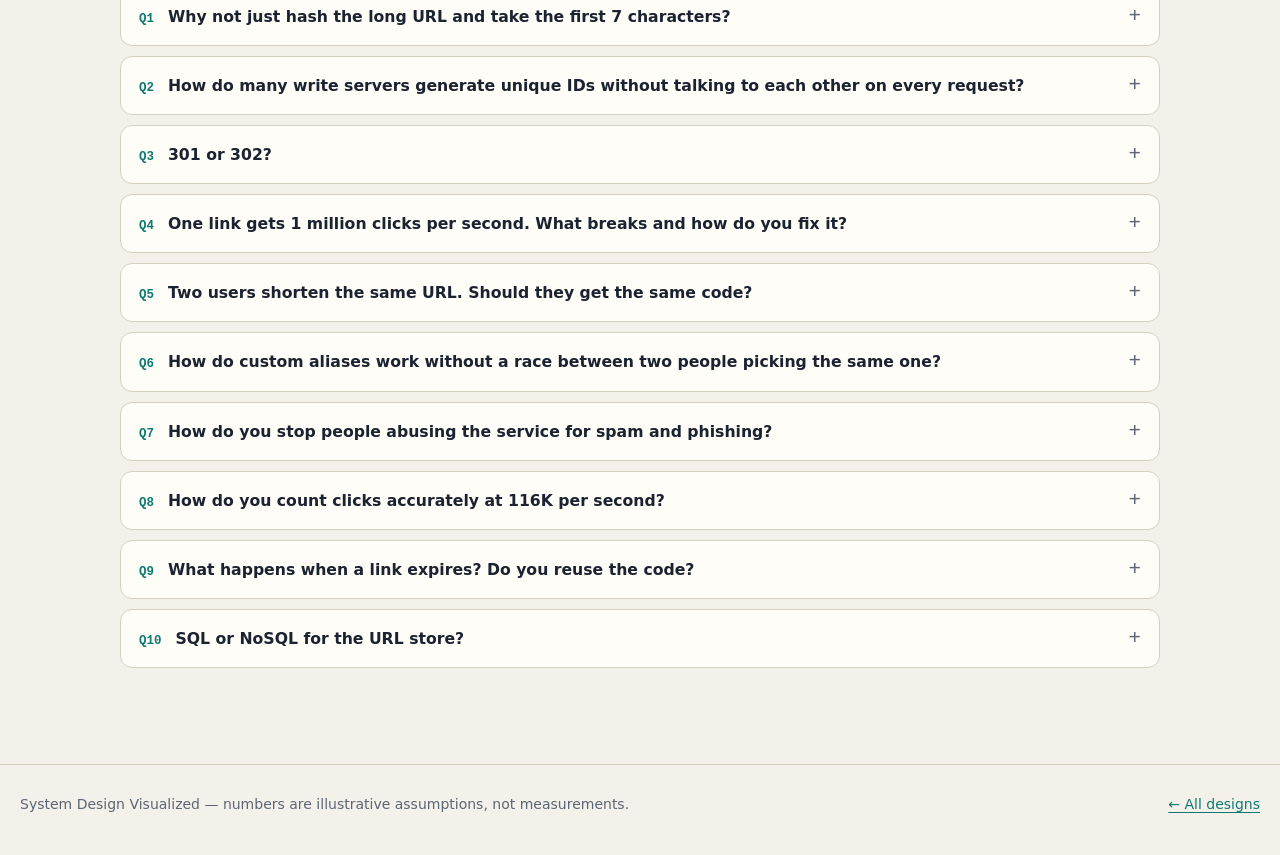
<file: designs/url-shortener.html>
<!doctype html>
<html lang="en">
<head>
  <meta charset="utf-8">
  <meta name="viewport" content="width=device-width, initial-scale=1">
  <title>Design a URL Shortener · System Design Visualized</title>
  <meta name="description" content="Interactive URL shortener system design: estimation, a short-code lab comparing counter, scrambled and hash-based codes, an animated write and redirect path, data model, API and interview follow-ups.">
  <meta name="theme-color" content="#0a0e14">
  <!-- Set the theme before first paint to avoid a flash. -->
  <script>(function(){var t;try{t=localStorage.getItem('sdv-theme')}catch(e){}if(!t)t=window.matchMedia&&matchMedia('(prefers-color-scheme: light)').matches?'light':'dark';document.documentElement.dataset.theme=t})()</script>
  <link rel="icon" href="data:image/svg+xml,%3Csvg xmlns='http://www.w3.org/2000/svg' viewBox='0 0 32 32'%3E%3Crect width='32' height='32' rx='8' fill='%230a0e14'/%3E%3Cpath d='M8 10h6v5H8zM18 17h6v5h-6z' fill='none' stroke='%235eead4' stroke-width='2'/%3E%3Cpath d='M14 12.5h4v7' fill='none' stroke='%23fbbf24' stroke-width='2'/%3E%3C/svg%3E">
  <link rel="stylesheet" href="../assets/style.css">
</head>
<body>

<header class="topbar">
  <div class="wrap topbar-inner">
    <a class="brand" href="../index.html">
      <svg class="brand-mark" viewBox="0 0 32 32" aria-hidden="true"><rect width="32" height="32" rx="8" fill="var(--surface-2)"/><path d="M8 10h6v5H8zM18 17h6v5h-6z" fill="none" stroke="var(--accent)" stroke-width="2"/><path d="M14 12.5h4v7" fill="none" stroke="var(--money)" stroke-width="2"/></svg>
      <span>System Design <small>Visualized</small></span>
    </a>
    <nav class="topnav" aria-label="On this page">
      <a href="#requirements">Requirements</a>
      <a href="#estimation">Estimation</a>
      <a href="#keys">Key lab</a>
      <a href="#walkthrough-section">Walkthrough</a>
      <a href="#deep-dive">Deep dive</a>
      <a href="#interview">Interviewer asks</a>
    </nav>
    <button class="theme-toggle" type="button" data-theme-toggle aria-label="Toggle dark / light mode">
      <svg class="icon-moon" viewBox="0 0 24 24" fill="none" stroke="currentColor" stroke-width="2" stroke-linecap="round" stroke-linejoin="round" aria-hidden="true"><path d="M21 12.8A9 9 0 1 1 11.2 3a7 7 0 0 0 9.8 9.8z"/></svg>
      <svg class="icon-sun" viewBox="0 0 24 24" fill="none" stroke="currentColor" stroke-width="2" stroke-linecap="round" aria-hidden="true"><circle cx="12" cy="12" r="4"/><path d="M12 2v2M12 20v2M4.9 4.9l1.4 1.4M17.7 17.7l1.4 1.4M2 12h2M20 12h2M4.9 19.1l1.4-1.4M17.7 6.3l1.4-1.4"/></svg>
    </button>
  </div>
</header>

<main>
  <div class="wrap page-hero">
    <p class="crumb"><a href="../index.html">All designs</a> / HLD</p>
    <h1>Design a URL Shortener</h1>
    <p class="lede">Turn a long URL into seven characters, then redirect hundreds of thousands of clicks a second. The interesting parts are generating codes that never collide and keeping a 100:1 read-heavy path fast when one link goes viral.</p>
    <ul class="chips">
      <li class="chip"><b>100:1</b> read : write</li>
      <li class="chip"><b>~350K</b> redirects/s peak</li>
      <li class="chip">base62 · 7 chars</li>
      <li class="chip">cache-aside</li>
      <li class="chip">301 vs 302</li>
    </ul>
  </div>

  <!-- ============================ 1. Requirements ============================ -->
  <section class="wrap section" id="requirements">
    <div class="section-head"><span class="num">01</span><h2>Requirements</h2></div>
    <p class="section-intro">A classic warm-up question that turns hard on follow-ups. Get the read/write asymmetry and the redirect semantics on the table early — the rest of the design follows from them.</p>
    <div class="grid-3">
      <div class="block">
        <h3><span class="pill">Functional</span></h3>
        <ul class="checklist">
          <li><b>Shorten</b> <span>— long URL in, short unique URL out.</span></li>
          <li><b>Redirect</b> <span>— short URL sends the browser to the original.</span></li>
          <li><b>Custom alias</b> <span>— <code>sho.rt/launch-2026</code>, if available.</span></li>
          <li><b>Expiry</b> <span>— optional; expired links stop working.</span></li>
          <li><b>Click analytics</b> <span>— counts by day, country, referrer.</span></li>
          <li><b>Manage</b> <span>— list, disable and delete my links.</span></li>
        </ul>
      </div>
      <div class="block">
        <h3><span class="pill is-money">Non-functional</span></h3>
        <ul class="checklist">
          <li><b>Fast redirects</b> <span>— p99 &lt; 50 ms server-side; this is the product.</span></li>
          <li><b>Highly available reads</b> <span>— a dead short link breaks every page it is printed on.</span></li>
          <li><b>Unique codes</b> <span>— never two URLs behind one code.</span></li>
          <li><b>Durable</b> <span>— links live for years.</span></li>
          <li><b>Not guessable</b> <span>— codes should not be enumerable.</span></li>
          <li><b>Analytics may lag</b> <span>— eventually consistent, seconds to minutes.</span></li>
        </ul>
      </div>
      <div class="block">
        <h3><span class="pill is-async">Out of scope</span></h3>
        <ul class="checklist is-out">
          <li>Link-in-bio pages and QR code design</li>
          <li>Billing and plan management</li>
          <li>Editing the destination of an existing link</li>
          <li>Full malware-scanning pipeline internals</li>
          <li>User accounts and authentication</li>
        </ul>
      </div>
    </div>
  </section>

  <!-- ============================= 2. Estimation ============================= -->
  <section class="wrap section" id="estimation">
    <div class="section-head"><span class="num">02</span><h2>Back-of-envelope estimation</h2></div>
    <p class="section-intro">Assume <b>100M new links per day</b> and <b>100 redirects per link created</b>. Storage is large but boring; read QPS and skew are what shape the design.</p>

    <div class="stats">
      <div class="stat"><div class="stat-label">Creates</div><div class="stat-value">1.2K<small>/ s</small></div><div class="stat-note">100M / day · ~3.5K/s peak</div></div>
      <div class="stat"><div class="stat-label">Redirects</div><div class="stat-value">116K<small>/ s</small></div><div class="stat-note">10B / day · ~350K/s peak</div></div>
      <div class="stat"><div class="stat-label">Storage, 5 years</div><div class="stat-value">91<small>TB</small></div><div class="stat-note">182B links × 500 B, before replication</div></div>
      <div class="stat"><div class="stat-label">Keyspace used</div><div class="stat-value">5.2<small>%</small></div><div class="stat-note">182B of 62⁷ = 3.5 trillion codes</div></div>
    </div>

    <div class="grid-3">
      <div class="block">
        <h3><span class="pill">QPS</span> Traffic</h3>
        <ul class="math">
          <li><span>Creates / second</span><span class="res">≈ 1,160</span><span class="calc">100M ÷ 86,400 s; peak ×3 ≈ 3.5K</span></li>
          <li><span>Redirects / day</span><span class="res">≈ 10B</span><span class="calc">100M × 100 read : write</span></li>
          <li><span>Redirects / second</span><span class="res">≈ 116K</span><span class="calc">10B ÷ 86,400; peak ×3 ≈ 350K</span></li>
          <li><span>Cache-miss DB reads</span><span class="res">≈ 6K / s</span><span class="calc">116K × 5% miss rate</span></li>
        </ul>
      </div>
      <div class="block">
        <h3><span class="pill is-money">Storage</span> &amp; memory</h3>
        <ul class="math">
          <li><span>Per link</span><span class="res">≈ 500 B</span><span class="calc">code 7 B + URL ~100–2,000 B + metadata ~100 B</span></li>
          <li><span>New data / day</span><span class="res">≈ 50 GB</span><span class="calc">100M × 500 B</span></li>
          <li><span>5 years</span><span class="res">≈ 91 TB</span><span class="calc">50 GB × 1,825 days; ×3 replicas ≈ 275 TB</span></li>
          <li><span>Hot-set cache</span><span class="res">≈ 25 GB</span><span class="calc">~50M hot links × 500 B — a small Redis cluster</span></li>
        </ul>
      </div>
      <div class="block">
        <h3><span class="pill is-async">Keys</span> &amp; events</h3>
        <ul class="math">
          <li><span>Keyspace, 7 chars</span><span class="res">3.5 × 10¹²</span><span class="calc">62⁷ = 3,521,614,606,208</span></li>
          <li><span>Years to exhaust</span><span class="res">≈ 96</span><span class="calc">3.5T ÷ (100M × 365)</span></li>
          <li><span>Redirect bandwidth</span><span class="res">≈ 0.5 Gbps</span><span class="calc">116K × ~500 B of headers</span></li>
          <li><span>Click events / day</span><span class="res">≈ 1 TB</span><span class="calc">10B × ~100 B, before compression</span></li>
        </ul>
      </div>
    </div>
  </section>

  <!-- ============================== 3. Key lab ============================== -->
  <section class="wrap section" id="keys">
    <div class="section-head"><span class="num">03</span><h2>Short-code lab</h2></div>
    <p class="section-intro">How long should the code be, and where does it come from? Change the length and the creation rate, then shorten a URL with three different strategies.</p>

    <div class="sim" id="lab">
      <div class="lab-grid">
        <div class="lab-col">
          <h3 class="lab-title">Capacity</h3>
          <label class="lab-field">
            <span>Code length <b data-out="len"></b></span>
            <input type="range" min="5" max="9" step="1" value="7" data-lab="len">
          </label>
          <label class="lab-field">
            <span>New links per day</span>
            <select data-lab="rate">
              <option value="1000000">1 million</option>
              <option value="10000000">10 million</option>
              <option value="100000000" selected>100 million</option>
              <option value="1000000000">1 billion</option>
            </select>
          </label>
          <dl class="lab-kv">
            <div><dt>Possible codes (62<sup>n</sup>)</dt><dd data-out="space"></dd></div>
            <div><dt>Counter runs out in</dt><dd data-out="years"></dd></div>
            <div><dt>Keyspace used after 5 years</dt><dd data-out="used"></dd></div>
            <div><dt>Chance a new random code collides, year 5</dt><dd data-out="pnext"></dd></div>
            <div><dt>Colliding pairs if codes were random</dt><dd data-out="pairs"></dd></div>
          </dl>
          <p class="sim-try" data-out="verdict"></p>
        </div>

        <div class="lab-col">
          <h3 class="lab-title">Encoder</h3>
          <label class="lab-field">
            <span>Long URL</span>
            <input type="url" data-lab="url" value="https://example.com/blog/2026/11/how-we-scaled-our-checkout?utm_source=newsletter" spellcheck="false">
          </label>
          <div class="sim-actions">
            <button class="sdv-btn sdv-btn-primary" type="button" data-lab="shorten">Shorten again</button>
            <span class="sim-stats">next ID <b data-out="id"></b></span>
          </div>
          <div class="lab-codes">
            <div class="lab-code"><span>Counter → base62</span><code data-out="seq"></code><small>Never collides. Consecutive and guessable.</small></div>
            <div class="lab-code"><span>Scrambled counter</span><code data-out="scr"></code><small>ID × odd constant mod 62<sup>n</sup>: still unique, no longer sequential.</small></div>
            <div class="lab-code"><span>Hash → truncate</span><code data-out="hash"></code><small>Same URL, same code every time. Can collide — <code data-out="hashhex"></code></small></div>
          </div>
          <details class="lab-steps">
            <summary>How base62 encoding works for this ID</summary>
            <ol data-out="steps"></ol>
          </details>
        </div>
      </div>
    </div>
    <noscript><p class="block">The lab needs JavaScript. The comparison table below works without it.</p></noscript>

    <h3 class="subhead">Code generation strategies</h3>
    <div class="table-scroll">
      <table class="modes is-compare">
        <thead><tr><th>Strategy</th><th>How</th><th>Collisions</th><th>Coordination</th><th>Watch out for</th></tr></thead>
        <tbody>
          <tr><td>Hash + truncate</td><td>MD5 / SHA-256 of the URL, base62, keep 7 chars.</td><td><span class="bad">Yes</span> — check and retry with a salt</td><td>None</td><td>Read-before-write on every insert; rate of retries grows as the table fills.</td></tr>
          <tr><td>Random code</td><td>7 random base62 characters.</td><td><span class="bad">Yes</span> — same as hashing</td><td>None</td><td>Same retry problem; needs a good random source.</td></tr>
          <tr><td>Counter + base62</td><td>Global sequence, leased in blocks to each server.</td><td><span class="good">Never</span></td><td>Coordinator, off the hot path</td><td>Sequential codes are enumerable — scramble the ID first.</td></tr>
          <tr><td>Pre-generated key pool</td><td>A key service fills a table of unused random codes; servers take batches.</td><td><span class="good">Never</span> (checked once, offline)</td><td>Key service + its DB</td><td>Another service to run; batches held by a crashed server are lost (harmless).</td></tr>
          <tr><td>Snowflake-style ID</td><td>Timestamp + machine ID + sequence, then base62.</td><td><span class="good">Never</span></td><td>Unique machine IDs only</td><td>64-bit IDs encode to ~11 chars — longer than needed.</td></tr>
        </tbody>
      </table>
    </div>
  </section>

  <!-- ============================= 4. Walkthrough ============================= -->
  <section class="wrap section" id="walkthrough-section">
    <div class="section-head"><span class="num">04</span><h2>Architecture walkthrough</h2></div>
    <p class="section-intro">Create a link, click it, survive a viral spike, then the background work. The bar resets at step 6 because a redirect is a new request with its own budget. Click any component to jump to it.</p>
    <div id="walkthrough"></div>
    <noscript><p class="block">The interactive walkthrough needs JavaScript.</p></noscript>
  </section>

  <!-- ============================== 5. Deep dive ============================== -->
  <section class="wrap section" id="deep-dive">
    <div class="section-head"><span class="num">05</span><h2>Deep dive</h2></div>

    <h3 class="subhead">Data model</h3>
    <p class="section-intro">One huge table with a single access pattern — look up by code — plus small supporting data. Partition by <code>code</code> and every redirect touches exactly one partition.</p>
    <div class="entities">
      <div class="entity">
        <header>url_mapping <span>KV / wide-column</span></header>
        <ul>
          <li class="pk"><b>code</b><i>PK · partition key</i></li>
          <li><b>long_url</b><i>text ≤ 2 KB</i></li>
          <li class="fk"><b>user_id</b><i>nullable</i></li>
          <li><b>created_at</b><i>timestamp</i></li>
          <li><b>expires_at</b><i>timestamp, nullable</i></li>
          <li><b>status</b><i>active | disabled</i></li>
        </ul>
        <footer>Hundreds of billions of rows, read by primary key only. Never updated except to disable.</footer>
      </div>
      <div class="entity">
        <header>user_links <span>index table</span></header>
        <ul>
          <li class="pk"><b>user_id</b><i>partition key</i></li>
          <li class="pk"><b>created_at</b><i>clustering key, desc</i></li>
          <li class="fk"><b>code</b><i>→ url_mapping</i></li>
        </ul>
        <footer>Answers “my links, newest first”. Written asynchronously after the main insert.</footer>
      </div>
      <div class="entity">
        <header>id_block <span>coordinator</span></header>
        <ul>
          <li class="pk"><b>name</b><i>“url_ids”</i></li>
          <li><b>next_block_start</b><i>bigint, CAS-updated</i></li>
          <li><b>block_size</b><i>e.g. 1,000,000</i></li>
        </ul>
        <footer>One row. Touched once per million links per server — about once every 15 minutes each.</footer>
      </div>
      <div class="entity">
        <header>click_event <span>Kafka → object storage</span></header>
        <ul>
          <li class="pk"><b>event_id</b><i>UUID · dedup key</i></li>
          <li class="fk"><b>code</b><i></i></li>
          <li><b>ts</b><i>timestamp</i></li>
          <li><b>country, referrer</b><i>dimensions</i></li>
          <li><b>user_agent</b><i>for bot filtering</i></li>
          <li><b>ip_hash</b><i>salted — never the raw IP</i></li>
        </ul>
        <footer>Append-only. Billions per day, kept raw in cheap storage for re-processing.</footer>
      </div>
      <div class="entity">
        <header>click_rollup <span>OLAP</span></header>
        <ul>
          <li class="pk"><b>code, minute</b><i>key</i></li>
          <li><b>country, referrer</b><i>dimensions</i></li>
          <li><b>clicks</b><i>count</i></li>
          <li><b>uniques</b><i>HyperLogLog sketch</i></li>
        </ul>
        <footer>What the stats API reads. Merged to hourly / daily rows as data ages.</footer>
      </div>
      <div class="entity">
        <header>cache entry <span>Redis</span></header>
        <ul>
          <li class="pk"><b>u:{code}</b><i>key</i></li>
          <li><b>long_url</b><i>string</i></li>
          <li><b>expires_at, status</b><i>checked on every hit</i></li>
          <li><b>TTL</b><i>min(1 day, until expiry)</i></li>
        </ul>
        <footer>LRU-evicted. Unknown codes cached as <code>NOT_FOUND</code> for ~60 s.</footer>
      </div>
    </div>

    <h3 class="subhead">API sketch</h3>
    <div class="grid-2">
      <div class="code">
        <div class="code-head"><span class="verb">POST</span><b>/api/v1/urls</b><span>create</span></div>
<pre><code class="json">// Request
{
  "long_url": "https://example.com/blog/2026/11/how-we-scaled-our-checkout",
  "alias": "checkout-story",     // optional custom code
  "expires_at": "2027-11-01T00:00:00Z"
}

// 201 Created
{
  "code": "checkout-story",
  "short_url": "https://sho.rt/checkout-story",
  "long_url": "https://example.com/blog/2026/11/how-we-scaled-our-checkout",
  "expires_at": "2027-11-01T00:00:00Z",
  "created_at": "2026-11-22T09:14:03Z"
}

// 409 Conflict — alias already taken
{ "error": "alias_taken", "alias": "checkout-story" }</code></pre>
        <div class="code-note">Accept an <code>Idempotency-Key</code> header so a client retrying after a timeout doesn’t create two links.</div>
      </div>
      <div class="code">
        <div class="code-head"><span class="verb">GET</span><b>/{code}</b><span>redirect</span></div>
<pre><code class="json">// GET https://sho.rt/2crtgcW

// 302 Found
// Location: https://example.com/blog/2026/11/how-we-scaled-our-checkout
// Cache-Control: private, max-age=90
// (no body)

// 404 Not Found   — unknown code
// 410 Gone        — expired or disabled


// GET /api/v1/urls/2crtgcW/stats?from=2026-11-01&amp;to=2026-11-21&amp;by=day
{
  "code": "2crtgcW",
  "total_clicks": 48211,
  "unique_visitors": 39870,      // HyperLogLog estimate, ±1%
  "series": [
    { "date": "2026-11-20", "clicks": 2105 },
    { "date": "2026-11-21", "clicks": 3388 }
  ],
  "top_countries": [{ "country": "IN", "clicks": 20412 }]
}</code></pre>
        <div class="code-note">The redirect is on the bare domain so short URLs stay short; the management API lives under <code>/api/v1</code> with authentication.</div>
      </div>
    </div>

    <h3 class="subhead">Scaling</h3>
    <div class="grid-3">
      <div class="block">
        <h3><span class="pill">Reads</span> Layers of cache</h3>
        <p>Browser (for 301s) → CDN edge → in-process LRU for the hottest codes → Redis → database. Each layer only sees what the one before it missed. Redirect servers are stateless and scale horizontally behind a load balancer.</p>
      </div>
      <div class="block">
        <h3><span class="pill is-money">Writes</span> No hot spots</h3>
        <p>Writes are only ~1K/s, so the store is sized for data volume, not write throughput. Partitioning by a hash of <code>code</code> spreads new links evenly — which is another reason to scramble IDs: sequential keys on a range-partitioned store would all land on the last partition.</p>
      </div>
      <div class="block">
        <h3><span class="pill is-async">Regions</span> Read local, write anywhere</h3>
        <p>Replicate the URL store to every region so redirects are always local. Give each region its own ID blocks (or a region digit in the ID) so creates never need cross-region coordination. A link created in one region is readable elsewhere after replication lag — retry at a stronger consistency on a miss.</p>
      </div>
    </div>

    <h3 class="subhead">Failure modes</h3>
    <div class="table-scroll">
      <table class="modes">
        <thead><tr><th>What breaks</th><th>Effect</th><th>Mitigation</th></tr></thead>
        <tbody>
          <tr><td>Redis shard down</td><td>Misses for that shard’s codes flood the database.</td><td>Request coalescing, in-process hot cache, replicas per shard; DB capacity sized for a cache-shard loss, not zero misses.</td></tr>
          <tr><td>Viral link (hot key)</td><td>One code at 100K+ req/s on one cache shard.</td><td>Hot-key detection, local caching in every redirect instance, edge caching with a short TTL.</td></tr>
          <tr><td>Coordinator down</td><td>No new ID blocks can be leased.</td><td>Servers keep allocating from the block they hold; prefetch the next block early. A 1M block lasts each server ~15 minutes at peak.</td></tr>
          <tr><td>Write server crashes</td><td>The rest of its ID block is never used.</td><td>Harmless — gaps in the sequence don’t matter with trillions of codes.</td></tr>
          <tr><td>Kafka unavailable</td><td>Click events can’t be published.</td><td>Bounded local buffer, then drop and count. Redirects carry on unaffected.</td></tr>
          <tr><td>Phishing link reported</td><td>Malicious redirect served from caches.</td><td>Disable in the DB, publish an invalidation event that evicts Redis, local and edge entries; return 410 or a warning page.</td></tr>
          <tr><td>Region outage</td><td>Users routed there can’t resolve links.</td><td>Health-checked DNS / anycast fails over to the next region, which already holds a full replica.</td></tr>
        </tbody>
      </table>
    </div>
  </section>

  <!-- =========================== 6. Interviewer asks =========================== -->
  <section class="wrap-narrow section" id="interview">
    <div class="section-head"><span class="num">06</span><h2>Interviewer asks…</h2></div>
    <p class="section-intro">Likely follow-ups. Try answering out loud before you expand each one.</p>
    <div class="qa">

      <details>
        <summary><span class="q-num">Q1</span>Why not just hash the long URL and take the first 7 characters?</summary>
        <div class="answer">
          <p class="tag-line">CODE GENERATION</p>
          <p>Truncating a hash throws away most of its bits, so different URLs <b>will</b> collide. At 182B links in a 3.5T space, roughly 1 in 20 new codes would hit an existing one by year five. Every insert then needs a read to check, plus a retry with a salt on conflict — and two concurrent inserts can still race unless the write is conditional.</p>
          <p>The one real benefit — the same URL always gets the same code — is something you usually don’t want anyway (see Q5). A counter with base62 encoding never collides, so the insert is a blind write.</p>
        </div>
      </details>

      <details>
        <summary><span class="q-num">Q2</span>How do many write servers generate unique IDs without talking to each other on every request?</summary>
        <div class="answer">
          <p class="tag-line">DISTRIBUTED IDS</p>
          <p><b>Range leasing.</b> A coordinator (etcd, ZooKeeper, or a single DB row updated with compare-and-set) hands out blocks: server A gets 1,000,000–1,999,999, server B gets 2,000,000–2,999,999. Each server increments locally with an atomic counter.</p>
          <ul>
            <li>The coordinator is touched once per block, not per link — and prefetching the next block keeps it off the request path entirely.</li>
            <li>If a server dies mid-block, the unused IDs are simply skipped. Gaps cost nothing.</li>
            <li>Alternative with no coordinator: Snowflake-style IDs (time + machine + sequence), at the cost of longer codes.</li>
          </ul>
        </div>
      </details>

      <details>
        <summary><span class="q-num">Q3</span>301 or 302?</summary>
        <div class="answer">
          <p class="tag-line">REDIRECT SEMANTICS</p>
          <p><b>301 Moved Permanently</b> is cacheable by default — the browser may never ask you again. That saves load, but you lose those clicks from analytics and can’t disable the link for anyone who already followed it.</p>
          <p><b>302 Found</b> (or 307) is temporary — every click reaches you, so analytics are complete and you keep control, at the cost of more traffic.</p>
          <p>A product whose value is analytics and link management uses 302 with a short <code>Cache-Control</code> max-age. A pure “make it short” service with no analytics could use 301. Either way, say <i>why</i> — that’s the point of the question.</p>
        </div>
      </details>

      <details>
        <summary><span class="q-num">Q4</span>One link gets 1 million clicks per second. What breaks and how do you fix it?</summary>
        <div class="answer">
          <p class="tag-line">HOT KEYS</p>
          <p>The cache shard holding that code is the bottleneck — sharding spreads <i>different</i> keys, not one key. If that shard fails, every instance misses together and the database gets the whole load (thundering herd).</p>
          <ul>
            <li><b>Edge / CDN caching</b> with a short TTL absorbs most of it before it reaches you.</li>
            <li><b>In-process cache</b> in each redirect instance for detected hot codes — the load is now spread across all instances.</li>
            <li><b>Request coalescing</b>: on a miss, one DB read per key per instance; everyone else waits for that result.</li>
            <li>Replicate the hot key across several cache shards (<code>u:{code}#0..7</code>) and read a random copy.</li>
          </ul>
        </div>
      </details>

      <details>
        <summary><span class="q-num">Q5</span>Two users shorten the same URL. Should they get the same code?</summary>
        <div class="answer">
          <p class="tag-line">DEDUPLICATION</p>
          <p>Usually <b>no</b>. Sharing a code means sharing click analytics, one user can’t delete or expire it without affecting the other, and the system needs a second index (<code>long_url → code</code>) that is as large as the main table.</p>
          <p>Reasonable compromise: dedupe only within the same user account and the same settings (expiry, alias), using a hash of the normalised URL as the lookup key. Across users, storage is cheap — 500 bytes per link — so duplicates cost almost nothing.</p>
        </div>
      </details>

      <details>
        <summary><span class="q-num">Q6</span>How do custom aliases work without a race between two people picking the same one?</summary>
        <div class="answer">
          <p class="tag-line">CUSTOM ALIASES</p>
          <p>Treat the alias as the primary key and insert with a <b>conditional write</b> — <code>INSERT … IF NOT EXISTS</code> (Cassandra LWT, DynamoDB condition expression, or a unique constraint in SQL). Exactly one insert wins; the other gets <code>409 Conflict</code>. No separate “check, then write”.</p>
          <ul>
            <li>Aliases share the namespace with generated codes, so keep them distinguishable — e.g. require a hyphen or a minimum length that generated codes never use, or reserve a character.</li>
            <li>Block reserved words (<code>api</code>, <code>login</code>, <code>admin</code>) and offensive terms.</li>
          </ul>
        </div>
      </details>

      <details>
        <summary><span class="q-num">Q7</span>How do you stop people abusing the service for spam and phishing?</summary>
        <div class="answer">
          <p class="tag-line">ABUSE</p>
          <ul>
            <li><b>At creation</b>: rate limits per user and IP, an in-memory domain blocklist, and stricter rules for anonymous users.</li>
            <li><b>After creation</b>: asynchronous scanning with reputation services; a flagged link is disabled and its caches invalidated.</li>
            <li><b>At redirect</b>: show an interstitial warning page for suspicious destinations instead of redirecting straight through.</li>
            <li><b>Unguessable codes</b>, so attackers can’t enumerate private links, plus abuse reporting with fast takedown.</li>
          </ul>
          <p>The redirect domain’s reputation is the business: if browsers and email providers start flagging it, every customer’s links break.</p>
        </div>
      </details>

      <details>
        <summary><span class="q-num">Q8</span>How do you count clicks accurately at 116K per second?</summary>
        <div class="answer">
          <p class="tag-line">ANALYTICS</p>
          <p>Never increment a counter in the URL row per click — that turns the read path into a write path and creates hot rows for popular links. Instead:</p>
          <ul>
            <li>Emit an event per click to Kafka, asynchronously, keyed by <code>event_id</code> so a viral link doesn’t create a hot partition.</li>
            <li>A stream job dedupes by <code>event_id</code>, filters bots, and writes per-minute rollups to an OLAP store.</li>
            <li>Unique visitors via HyperLogLog sketches: ~1% error in a few KB per link per day.</li>
          </ul>
          <p>Be upfront about the gaps: edge-cached redirects and dropped events under overload mean the count is “very close”, not exact. If exact counts matter, ship CDN logs into the same pipeline.</p>
        </div>
      </details>

      <details>
        <summary><span class="q-num">Q9</span>What happens when a link expires? Do you reuse the code?</summary>
        <div class="answer">
          <p class="tag-line">EXPIRY</p>
          <p>Enforce expiry <b>at read time</b> — the redirect checks <code>expires_at</code> and returns <code>410 Gone</code> — so it’s exact to the second regardless of cleanup. Separately, a background sweeper or the database’s native TTL deletes expired rows to reclaim space.</p>
          <p>Don’t reuse codes. A printed flyer or an old bookmark would silently start pointing at someone else’s URL — a security problem, not just a bug. With 3.5 trillion 7-character codes there is no shortage to justify the risk.</p>
        </div>
      </details>

      <details>
        <summary><span class="q-num">Q10</span>SQL or NoSQL for the URL store?</summary>
        <div class="answer">
          <p class="tag-line">STORAGE CHOICE</p>
          <p>The workload is a single huge table, lookup by primary key, almost no updates, no joins, ~6K reads/s after the cache and ~1K writes/s — and ~90 TB over five years. That points to a horizontally partitioned key-value or wide-column store (Cassandra, DynamoDB, or similar): linear scaling, multi-region replication built in.</p>
          <p>Sharded MySQL / Postgres is a perfectly good answer too — you get unique constraints and transactions for aliases — but you own resharding as data grows. Either way, the deciding factors to state are: access pattern, data volume, and how much operational work you’re willing to take on.</p>
        </div>
      </details>

    </div>
  </section>
</main>

<footer class="footer">
  <div class="wrap">
    <span>System Design Visualized — numbers are illustrative assumptions, not measurements.</span>
    <a href="../index.html">← All designs</a>
  </div>
</footer>

<script src="../assets/engine.js"></script>
<script src="url-shortener.config.js"></script>
<script src="url-shortener.lab.js"></script>
<script>SDV.mount(document.getElementById('walkthrough'), window.URL_SHORTENER_CONFIG);</script>
</body>
</html>
</file>
<file: assets/style.css>
/* ==========================================================================
   system-design-visualized — shared styles
   1. Tokens (dark + light)   2. Base   3. Site chrome   4. Landing page
   5. Content blocks          6. Walkthrough engine (.sdv-*)   7. Motion / print
   ========================================================================== */

/* ---------- 1. Tokens ---------- */
:root {
  --bg: #0a0e14;
  --bg-grid: rgba(255, 255, 255, 0.035);
  --surface: #111722;
  --surface-2: #18202e;
  --line: #263246;
  --text: #e7ecf3;
  --muted: #8d99ab;
  --accent: #5eead4;        /* hot path / primary */
  --accent-ink: #04201c;    /* text on accent */
  --money: #fbbf24;         /* bids, wins, spend */
  --async: #a78bfa;         /* off-hot-path pipeline */
  --danger: #f87171;
  --shadow: 0 1px 0 rgba(255, 255, 255, 0.04) inset, 0 12px 32px -16px rgba(0, 0, 0, 0.7);
  --radius: 14px;
  --font: ui-sans-serif, system-ui, -apple-system, "Segoe UI", Roboto, "Helvetica Neue", Arial, sans-serif;
  --mono: ui-monospace, "SF Mono", SFMono-Regular, Menlo, Consolas, "Liberation Mono", monospace;
  color-scheme: dark;
}

:root[data-theme="light"] {
  --bg: #f4f1ea;
  --bg-grid: rgba(28, 35, 48, 0.05);
  --surface: #fffdf8;
  --surface-2: #ece8de;
  --line: #d6d0c1;
  --text: #1b2230;
  --muted: #5c6574;
  --accent: #0d7a70;
  --accent-ink: #ffffff;
  --money: #b45309;
  --async: #6d28d9;
  --danger: #b91c1c;
  --shadow: 0 1px 0 rgba(255, 255, 255, 0.7) inset, 0 12px 28px -18px rgba(40, 30, 10, 0.35);
  color-scheme: light;
}

/* ---------- 2. Base ---------- */
*, *::before, *::after { box-sizing: border-box; }

html { scroll-behavior: smooth; scroll-padding-top: 72px; -webkit-text-size-adjust: 100%; }

body {
  margin: 0;
  background: var(--bg);
  color: var(--text);
  font: 16px/1.6 var(--font);
  -webkit-font-smoothing: antialiased;
  transition: background-color 0.25s, color 0.25s;
}

h1, h2, h3, h4 { line-height: 1.2; margin: 0; text-wrap: balance; }
p { margin: 0 0 0.8em; }
p:last-child { margin-bottom: 0; }
a { color: var(--accent); text-underline-offset: 3px; }
code, kbd, pre { font-family: var(--mono); }
:not(pre) > code {
  font-size: 0.86em; padding: 0.1em 0.38em; border-radius: 5px;
  background: var(--surface-2); border: 1px solid var(--line);
  overflow-wrap: anywhere;
}
kbd {
  font-size: 0.75em; padding: 0.1em 0.45em; border-radius: 5px;
  border: 1px solid var(--line); border-bottom-width: 2px; background: var(--surface);
}
:focus-visible { outline: 2px solid var(--accent); outline-offset: 2px; border-radius: 6px; }

.wrap { width: min(1320px, 100% - 40px); margin-inline: auto; }
.wrap-narrow { width: min(1040px, 100% - 40px); margin-inline: auto; }

/* ---------- 3. Site chrome ---------- */
.topbar {
  position: sticky; top: 0; z-index: 20;
  background: color-mix(in srgb, var(--bg) 82%, transparent);
  backdrop-filter: blur(12px); -webkit-backdrop-filter: blur(12px);
  border-bottom: 1px solid var(--line);
}
.topbar-inner { display: flex; align-items: center; gap: 18px; height: 56px; }
.brand {
  display: inline-flex; align-items: center; gap: 10px; flex: none;
  color: var(--text); text-decoration: none; font-weight: 700; letter-spacing: -0.01em;
}
.brand-mark { width: 26px; height: 26px; flex: none; }
.brand small { color: var(--muted); font-weight: 500; }
.topnav {
  display: flex; gap: 4px; margin-left: auto; min-width: 0;
  overflow-x: auto; scrollbar-width: none;
}
.topnav::-webkit-scrollbar { display: none; }
.topnav a {
  color: var(--muted); text-decoration: none; font-size: 0.875rem; white-space: nowrap;
  padding: 6px 10px; border-radius: 8px;
}
.topnav a:hover { color: var(--text); background: var(--surface-2); }
.theme-toggle {
  flex: none; width: 36px; height: 36px; border-radius: 10px; cursor: pointer;
  border: 1px solid var(--line); background: var(--surface); color: var(--text);
  display: grid; place-items: center;
}
.topnav + .theme-toggle { margin-left: 0; }
.topbar-inner > .theme-toggle:only-of-type { margin-left: auto; }
.theme-toggle svg { width: 18px; height: 18px; }
.theme-toggle .icon-sun { display: none; }
:root[data-theme="light"] .theme-toggle .icon-sun { display: block; }
:root[data-theme="light"] .theme-toggle .icon-moon { display: none; }

.footer {
  margin-top: 96px; padding: 28px 0 40px; border-top: 1px solid var(--line);
  color: var(--muted); font-size: 0.875rem;
}
.footer .wrap { display: flex; flex-wrap: wrap; gap: 8px 24px; justify-content: space-between; }

/* ---------- 4. Landing page ---------- */
.hero { padding: 72px 0 40px; position: relative; }
.hero::before {            /* faint blueprint grid behind the hero */
  content: ""; position: absolute; inset: 0; z-index: -1;
  background-image:
    linear-gradient(var(--bg-grid) 1px, transparent 1px),
    linear-gradient(90deg, var(--bg-grid) 1px, transparent 1px);
  background-size: 32px 32px;
  -webkit-mask-image: radial-gradient(ellipse 80% 90% at 30% 0%, #000 30%, transparent 75%);
          mask-image: radial-gradient(ellipse 80% 90% at 30% 0%, #000 30%, transparent 75%);
}
.eyebrow {
  font: 600 0.75rem/1 var(--mono); letter-spacing: 0.14em; text-transform: uppercase;
  color: var(--accent); margin-bottom: 18px; display: flex; align-items: center; gap: 10px;
}
.eyebrow::before { content: ""; width: 24px; height: 1px; background: currentColor; }
.hero h1 { font-size: clamp(2.1rem, 5.4vw, 3.9rem); letter-spacing: -0.035em; max-width: 17ch; }
.hero h1 em { font-style: normal; color: var(--accent); }
.lede { font-size: clamp(1.02rem, 1.6vw, 1.2rem); color: var(--muted); max-width: 62ch; margin-top: 20px; }

.chips { display: flex; flex-wrap: wrap; gap: 8px; margin-top: 24px; padding: 0; list-style: none; }
.chip {
  font: 500 0.75rem/1 var(--mono); padding: 7px 10px; border-radius: 999px;
  border: 1px solid var(--line); color: var(--muted); background: var(--surface);
}
.chip b { color: var(--text); font-weight: 600; }

.cards { display: grid; gap: 18px; grid-template-columns: repeat(12, 1fr); margin-top: 28px; }
.card {
  grid-column: span 4; position: relative; display: flex; flex-direction: column; gap: 10px;
  padding: 22px; border-radius: var(--radius); border: 1px solid var(--line);
  background: var(--surface); box-shadow: var(--shadow); color: inherit; text-decoration: none;
}
.card h3 { font-size: 1.12rem; letter-spacing: -0.01em; }
.card p { color: var(--muted); font-size: 0.92rem; }
.card-tag {
  align-self: flex-start; font: 600 0.68rem/1 var(--mono); letter-spacing: 0.1em; text-transform: uppercase;
  padding: 5px 8px; border-radius: 6px; background: var(--surface-2); color: var(--muted);
}
.card-live { grid-column: span 12; flex-direction: row; gap: 28px; align-items: stretch; padding: 0; overflow: hidden;
  transition: border-color 0.2s, transform 0.2s; }
.card-live:hover { border-color: var(--accent); transform: translateY(-2px); }
.card-live .card-body { padding: 28px; flex: 1 1 46%; display: flex; flex-direction: column; gap: 12px; }
.card-live h3 { font-size: clamp(1.3rem, 2.4vw, 1.75rem); letter-spacing: -0.02em; }
.card-live .card-tag { background: color-mix(in srgb, var(--accent) 16%, transparent); color: var(--accent); }
.card-cta { margin-top: auto; padding-top: 8px; font-weight: 600; color: var(--accent); }
.card-cta span { display: inline-block; transition: transform 0.2s; }
.card-live:hover .card-cta span { transform: translateX(4px); }
.card-art {
  flex: 1 1 54%; min-height: 220px; border-left: 1px solid var(--line);
  background:
    linear-gradient(var(--bg-grid) 1px, transparent 1px) 0 0 / 24px 24px,
    linear-gradient(90deg, var(--bg-grid) 1px, transparent 1px) 0 0 / 24px 24px,
    var(--surface-2);
  display: grid; place-items: center; padding: 16px;
}
.card-art svg { width: 100%; height: auto; max-height: 240px; }
.card-art .a-box { fill: var(--surface); stroke: var(--line); stroke-width: 1.5; }
.card-art .a-hot { stroke: var(--accent); }
.card-art .a-line { stroke: var(--line); stroke-width: 1.5; fill: none; }
.card-art .a-text { fill: var(--muted); font: 600 11px var(--mono); text-anchor: middle; }
.card-art .a-dot { fill: var(--accent); }
.card-art .a-dot-2 { fill: var(--money); }
.card-art .a-dot-3 { fill: var(--async); }
.card-soon { opacity: 0.78; border-style: dashed; box-shadow: none; }
.card-soon .card-tag::before { content: "◌ "; }

.section-label {
  font: 600 0.75rem/1 var(--mono); letter-spacing: 0.14em; text-transform: uppercase; color: var(--muted);
  margin-top: 56px; display: flex; align-items: center; gap: 12px;
}
.section-label::after { content: ""; flex: 1; height: 1px; background: var(--line); }

/* ---------- 5. Content blocks (design pages) ---------- */
.page-hero { padding: 56px 0 8px; }
.page-hero h1 { font-size: clamp(1.9rem, 4.4vw, 3.1rem); letter-spacing: -0.03em; max-width: 22ch; }
.crumb { font: 500 0.8rem var(--mono); color: var(--muted); margin-bottom: 18px; }
.crumb a { color: var(--muted); }

.section { padding-top: 72px; }
.section-head { display: flex; align-items: baseline; gap: 14px; margin-bottom: 22px; }
.section-head .num { font: 600 0.85rem var(--mono); color: var(--accent); }
.section-head h2 { font-size: clamp(1.4rem, 2.6vw, 1.9rem); letter-spacing: -0.02em; }
.section-intro { color: var(--muted); max-width: 72ch; margin: -8px 0 24px; }

.grid-2 { display: grid; gap: 18px; grid-template-columns: repeat(2, minmax(0, 1fr)); }
.grid-3 { display: grid; gap: 18px; grid-template-columns: repeat(3, minmax(0, 1fr)); }

.block {
  background: var(--surface); border: 1px solid var(--line); border-radius: var(--radius);
  padding: 22px; box-shadow: var(--shadow); min-width: 0;
}
.block > h3 { font-size: 1rem; margin-bottom: 14px; display: flex; align-items: center; gap: 10px; }
.block > h3 .pill {
  font: 600 0.66rem/1 var(--mono); letter-spacing: 0.1em; text-transform: uppercase;
  padding: 4px 7px; border-radius: 5px; color: var(--accent);
  background: color-mix(in srgb, var(--accent) 14%, transparent);
}
.block > h3 .pill.is-money { color: var(--money); background: color-mix(in srgb, var(--money) 14%, transparent); }
.block > h3 .pill.is-async { color: var(--async); background: color-mix(in srgb, var(--async) 14%, transparent); }
.block > h3 .pill.is-danger { color: var(--danger); background: color-mix(in srgb, var(--danger) 14%, transparent); }

.checklist { list-style: none; margin: 0; padding: 0; display: grid; gap: 10px; }
.checklist li { padding-left: 26px; position: relative; font-size: 0.95rem; }
.checklist li::before {
  content: ""; position: absolute; left: 2px; top: 0.5em; width: 12px; height: 7px;
  border-left: 2px solid var(--accent); border-bottom: 2px solid var(--accent);
  transform: rotate(-45deg) translateY(-2px);
}
.checklist.is-out li::before {
  border: 0; width: 12px; height: 2px; background: var(--muted); transform: none; top: 0.75em;
}
.checklist b { font-weight: 650; }
.checklist li span { color: var(--muted); }

/* Stat tiles for the back-of-envelope numbers */
.stats { display: grid; gap: 14px; grid-template-columns: repeat(4, minmax(0, 1fr)); margin-bottom: 18px; }
.stat {
  padding: 18px; border-radius: var(--radius); border: 1px solid var(--line); background: var(--surface);
  box-shadow: var(--shadow);
}
.stat-label { font: 600 0.7rem/1.3 var(--mono); letter-spacing: 0.08em; text-transform: uppercase; color: var(--muted); }
.stat-value { font-size: clamp(1.5rem, 2.6vw, 2rem); font-weight: 700; letter-spacing: -0.03em; margin-top: 8px;
  font-variant-numeric: tabular-nums; }
.stat-value small { font-size: 0.5em; font-weight: 600; color: var(--muted); letter-spacing: 0; margin-left: 3px; }
.stat-note { font-size: 0.82rem; color: var(--muted); margin-top: 4px; }

.math { list-style: none; margin: 0; padding: 0; font-size: 0.9rem; }
.math li {
  display: grid; grid-template-columns: minmax(0, 1fr) auto; gap: 4px 16px; padding: 9px 0;
  border-bottom: 1px dashed var(--line);
}
.math li:last-child { border-bottom: 0; }
.math .calc { color: var(--muted); font: 0.8rem var(--mono); grid-column: 1 / -1; }
.math .res { font: 600 0.86rem var(--mono); color: var(--accent); white-space: nowrap; }

/* Data-model entity cards */
.entities { display: grid; gap: 14px; grid-template-columns: repeat(3, minmax(0, 1fr)); }
.entity { border: 1px solid var(--line); border-radius: 12px; background: var(--surface); overflow: hidden; min-width: 0; }
.entity header {
  display: flex; justify-content: space-between; align-items: center; gap: 8px;
  padding: 10px 14px; background: var(--surface-2); border-bottom: 1px solid var(--line);
  font: 650 0.86rem var(--mono);
}
.entity header span { font-weight: 500; font-size: 0.7rem; color: var(--muted); text-align: right; }
.entity ul { list-style: none; margin: 0; padding: 10px 14px; font: 0.78rem/1.75 var(--mono); }
.entity li { display: flex; justify-content: space-between; gap: 10px; }
.entity li i { font-style: normal; color: var(--muted); text-align: right; }
.entity li.pk b { color: var(--money); }
.entity li.fk b { color: var(--accent); }
.entity li b { font-weight: 500; }
.entity footer { padding: 9px 14px; border-top: 1px dashed var(--line); font-size: 0.8rem; color: var(--muted); }

/* Code blocks */
.code { border: 1px solid var(--line); border-radius: 12px; overflow: hidden; background: var(--surface); min-width: 0; }
.code-head {
  display: flex; align-items: center; gap: 10px; padding: 9px 14px; font: 600 0.76rem var(--mono);
  background: var(--surface-2); border-bottom: 1px solid var(--line); color: var(--muted);
}
.code-head b { color: var(--text); }
.code-head .verb { color: var(--accent-ink); background: var(--accent); padding: 2px 6px; border-radius: 4px; }
.code pre { margin: 0; padding: 14px; overflow-x: auto; font-size: 0.78rem; line-height: 1.6; tab-size: 2; }
.tok-k { color: var(--accent); } .tok-s { color: var(--text); } .tok-n { color: var(--money); }
.tok-l { color: var(--async); }  .tok-c { color: var(--muted); font-style: italic; }
.code-note { padding: 10px 14px; border-top: 1px dashed var(--line); font-size: 0.83rem; color: var(--muted); }

/* Scaling / failure-mode table */
.table-scroll { overflow-x: auto; border: 1px solid var(--line); border-radius: 12px; background: var(--surface); }
table.modes { border-collapse: collapse; width: 100%; min-width: 640px; font-size: 0.88rem; }
.modes th, .modes td { text-align: left; vertical-align: top; padding: 12px 14px; border-bottom: 1px solid var(--line); }
.modes tr:last-child td { border-bottom: 0; }
.modes th { font: 600 0.7rem var(--mono); letter-spacing: 0.08em; text-transform: uppercase; color: var(--muted); background: var(--surface-2); }
.modes td:first-child { font-weight: 650; white-space: nowrap; }
.modes td:nth-child(2) { color: var(--muted); }

.subhead { font-size: 1.08rem; margin: 40px 0 16px; display: flex; align-items: center; gap: 12px; }
.subhead::after { content: ""; flex: 1; height: 1px; background: var(--line); }

/* "Interviewer asks…" accordion */
.qa { display: grid; gap: 10px; }
.qa details { border: 1px solid var(--line); border-radius: 12px; background: var(--surface); overflow: hidden; }
.qa details[open] { border-color: color-mix(in srgb, var(--accent) 55%, var(--line)); }
.qa summary {
  list-style: none; cursor: pointer; padding: 16px 18px; display: flex; gap: 14px; align-items: baseline;
  font-weight: 650; font-size: 0.98rem;
}
.qa summary::-webkit-details-marker { display: none; }
.qa summary .q-num { font: 600 0.78rem var(--mono); color: var(--accent); flex: none; }
.qa summary::after {
  content: "+"; margin-left: auto; flex: none; font: 400 1.3rem/1 var(--mono); color: var(--muted);
  transition: transform 0.2s;
}
.qa details[open] summary::after { transform: rotate(45deg); }
.qa .answer { padding: 0 18px 18px 50px; color: var(--muted); font-size: 0.93rem; max-width: 86ch; }
.qa .answer b, .qa .answer strong { color: var(--text); font-weight: 650; }
.qa .answer ul { margin: 0.4em 0 0.8em; padding-left: 1.2em; }
.qa .answer li { margin-bottom: 0.3em; }
.qa .tag-line { font: 600 0.72rem var(--mono); color: var(--accent); letter-spacing: 0.04em; margin-bottom: 6px; }

/* ---------- 6. Walkthrough engine ---------- */
.sdv { --tone: var(--accent); }

/* Budget bar */
.sdv-budget {
  background: var(--surface); border: 1px solid var(--line); border-radius: var(--radius);
  padding: 14px 18px 26px; margin-bottom: 14px; box-shadow: var(--shadow);
}
.sdv-budget-head { display: flex; align-items: baseline; gap: 12px; margin-bottom: 10px; flex-wrap: wrap; }
.sdv-budget-label { font: 600 0.7rem var(--mono); letter-spacing: 0.1em; text-transform: uppercase; color: var(--muted); }
.sdv-budget-note { font-size: 0.84rem; color: var(--muted); flex: 1; min-width: 0; }
.sdv-delta { font: 600 0.76rem var(--mono); color: var(--accent); margin-right: 4px; }
.sdv-budget-readout { font: 0.84rem var(--mono); color: var(--muted); font-variant-numeric: tabular-nums; margin-left: auto; }
.sdv-budget-readout b { font-size: 1.25rem; color: var(--text); }
.sdv-budget-track { position: relative; height: 10px; border-radius: 999px; background: var(--surface-2); }
.sdv-budget-fill {
  position: absolute; inset: 0; border-radius: 999px; transform-origin: left center; transform: scaleX(0);
  background: linear-gradient(90deg, var(--accent), color-mix(in srgb, var(--accent) 60%, var(--money)));
  transition: transform 0.6s cubic-bezier(0.22, 1, 0.36, 1), filter 0.3s, opacity 0.3s;
}
.sdv-budget.is-warn .sdv-budget-fill { background: linear-gradient(90deg, var(--accent), var(--money)); }
.sdv-budget.is-off .sdv-budget-fill { opacity: 0.45; filter: saturate(0.4); }
.sdv-budget.is-off .sdv-budget-readout b { color: var(--muted); }
.sdv-budget-ticks span { position: absolute; top: 0; width: 1px; height: 10px; background: color-mix(in srgb, var(--bg) 60%, transparent); }
.sdv-budget-ticks i {
  position: absolute; top: 14px; left: 0; transform: translateX(-50%); font: normal 0.66rem var(--mono); color: var(--muted);
}
.sdv-budget-ticks span:first-child i { transform: none; }
.sdv-budget-ticks span:last-child i { transform: translateX(-100%); }

/* Layout: diagram + side panel */
.sdv-main { display: grid; grid-template-columns: minmax(0, 1fr) 372px; gap: 14px; align-items: start; }
.sdv-stage {
  background: var(--surface); border: 1px solid var(--line); border-radius: var(--radius);
  box-shadow: var(--shadow); min-width: 0; overflow: hidden;
}
.sdv-canvas {
  overflow-x: auto; overscroll-behavior-x: contain;
  background:
    linear-gradient(var(--bg-grid) 1px, transparent 1px) 0 0 / 24px 24px,
    linear-gradient(90deg, var(--bg-grid) 1px, transparent 1px) 0 0 / 24px 24px;
}
.sdv-canvas:focus-visible { outline-offset: -2px; }
.sdv-svg { display: block; width: 100%; min-width: 760px; height: auto; aspect-ratio: var(--sdv-ratio); }

/* Groups */
.sdv-group rect { fill: color-mix(in srgb, var(--surface-2) 50%, transparent); stroke: var(--line); stroke-width: 1.5; stroke-dasharray: 6 6; }
.sdv-group text { font: 600 11px var(--mono); letter-spacing: 0.1em; text-transform: uppercase; fill: var(--muted); }

/* Nodes */
.sdv-node { cursor: pointer; opacity: 0.5; transition: opacity 0.35s; }
.sdv-node.is-done, .sdv-node.is-active { opacity: 1; }
.sdv-node-box { fill: var(--surface); stroke: var(--line); stroke-width: 1.5; transition: stroke 0.3s, fill 0.3s; }
.sdv-node-lid { fill: none; stroke: var(--line); stroke-width: 1.5; transition: stroke 0.3s; }
.sdv-node-glow { fill: var(--tone); opacity: 0; transition: opacity 0.35s; }
.sdv-node-title { font: 650 13px var(--font); fill: var(--text); text-anchor: middle; pointer-events: none; }
.sdv-node-sub { font: 500 10px var(--mono); fill: var(--muted); text-anchor: middle; pointer-events: none; }
.sdv-node:hover .sdv-node-box { stroke: var(--muted); }
.sdv-node.is-async { --tone: var(--async); }
.sdv-node.is-done .sdv-node-box, .sdv-node.is-done .sdv-node-lid { stroke: color-mix(in srgb, var(--muted) 70%, var(--line)); }
.sdv-node.is-active .sdv-node-box { stroke: var(--tone); stroke-width: 2; fill: color-mix(in srgb, var(--tone) 12%, var(--surface)); }
.sdv-node.is-active .sdv-node-lid { stroke: var(--tone); stroke-width: 2; }
.sdv-node.is-active .sdv-node-glow { opacity: 0.2; animation: sdv-pulse 1.8s ease-in-out infinite; }
.sdv-node.is-fail { opacity: 1; --tone: var(--danger); }
.sdv-node.is-fail .sdv-node-box { stroke: var(--danger); stroke-dasharray: 5 4; fill: color-mix(in srgb, var(--danger) 10%, var(--surface)); }
.sdv-node.is-fail .sdv-node-title { fill: var(--danger); text-decoration: line-through; }
@keyframes sdv-pulse { 0%, 100% { opacity: 0.1; } 50% { opacity: 0.26; } }

/* Edges */
.sdv-edge { --tone: var(--accent); }
.sdv-edge[data-tone="money"] { --tone: var(--money); }
.sdv-edge[data-tone="async"] { --tone: var(--async); }
.sdv-edge[data-tone="danger"] { --tone: var(--danger); }
.sdv-edge-line { fill: none; stroke: var(--line); stroke-width: 1.5; opacity: 0.75; transition: stroke 0.3s, opacity 0.3s; }
.sdv-edge.is-dashed .sdv-edge-line { stroke-dasharray: 2 5; stroke-linecap: round; }
.sdv-edge.is-done .sdv-edge-line { stroke: var(--muted); opacity: 0.8; }
.sdv-edge.is-active .sdv-edge-line {
  stroke: var(--tone); stroke-width: 2; opacity: 1; stroke-dasharray: 7 6; animation: sdv-flow 0.8s linear infinite;
}
.sdv-edge.is-active.is-reverse .sdv-edge-line { animation-direction: reverse; }
@keyframes sdv-flow { to { stroke-dashoffset: -13; } }
.sdv-edge-label {
  font: 600 9.5px var(--mono); fill: var(--muted); text-anchor: middle;
  paint-order: stroke; stroke: var(--surface); stroke-width: 4px; stroke-linejoin: round;
}
.sdv-edge.is-active .sdv-edge-label { fill: var(--tone); }
.sdv-arrow-idle { fill: var(--line); }
.sdv-arrow-done { fill: var(--muted); }
.sdv-arrow-active { fill: var(--accent); }

/* Packets */
.sdv-packet { --tone: var(--accent); opacity: 0; pointer-events: none; }
.sdv-packet[data-tone="money"] { --tone: var(--money); }
.sdv-packet[data-tone="async"] { --tone: var(--async); }
.sdv-packet[data-tone="danger"] { --tone: var(--danger); }
.sdv-packet-head { fill: var(--tone); stroke: var(--surface); stroke-width: 1.5; }
.sdv-packet-tail { fill: var(--tone); opacity: 0.55; }
.sdv-packet-halo { fill: var(--tone); opacity: 0.22; }

/* Controls */
.sdv-controls {
  display: flex; align-items: center; gap: 8px; flex-wrap: wrap;
  padding: 12px 14px; border-top: 1px solid var(--line);
}
.sdv-btn {
  font: 600 0.86rem var(--font); color: var(--text); background: var(--surface-2);
  border: 1px solid var(--line); border-radius: 10px; padding: 9px 14px; min-height: 40px; cursor: pointer;
  display: inline-flex; align-items: center; gap: 7px; transition: background-color 0.15s, border-color 0.15s, transform 0.1s;
}
.sdv-btn:hover:not(:disabled) { border-color: var(--muted); }
.sdv-btn:active:not(:disabled) { transform: translateY(1px); }
.sdv-btn:disabled { opacity: 0.4; cursor: not-allowed; }
.sdv-btn-primary { background: var(--accent); border-color: var(--accent); color: var(--accent-ink); }
.sdv-btn-primary:hover:not(:disabled) { border-color: var(--accent); filter: brightness(1.08); }
.sdv-btn-ghost { background: transparent; }
.sdv.is-playing .sdv-btn-ghost[aria-pressed="true"] { border-color: var(--accent); color: var(--accent); }
.sdv-counter { font: 0.8rem var(--mono); color: var(--muted); margin-left: 6px; font-variant-numeric: tabular-nums; }
.sdv-counter b { color: var(--text); }
.sdv-hint { margin-left: auto; font-size: 0.76rem; color: var(--muted); }

/* Timeline dots */
.sdv-timeline { list-style: none; display: flex; flex-wrap: wrap; gap: 6px; margin: 0; padding: 0 14px 14px; }
.sdv-dot {
  --tone: var(--accent);
  width: 30px; height: 30px; border-radius: 8px; cursor: pointer; padding: 0;
  font: 600 0.72rem var(--mono); color: var(--muted); background: transparent; border: 1px solid var(--line);
  transition: background-color 0.2s, color 0.2s, border-color 0.2s;
}
.sdv-dot.is-async { --tone: var(--async); }
.sdv-dot:hover { border-color: var(--tone); color: var(--text); }
.sdv-dot.is-past { background: color-mix(in srgb, var(--tone) 16%, transparent); border-color: transparent; color: var(--tone); }
.sdv-dot.is-current { background: var(--tone); border-color: var(--tone); color: var(--accent-ink); }

/* Side panel */
.sdv-panel {
  background: var(--surface); border: 1px solid var(--line); border-radius: var(--radius);
  box-shadow: var(--shadow); padding: 20px; position: sticky; top: 70px;
  max-height: calc(100vh - 84px); overflow-y: auto;
}
.sdv-panel.is-entering > * { animation: sdv-rise 0.35s cubic-bezier(0.22, 1, 0.36, 1) both; }
.sdv-panel.is-entering > *:nth-child(3) { animation-delay: 0.04s; }
.sdv-panel.is-entering > *:nth-child(4) { animation-delay: 0.08s; }
.sdv-panel.is-entering > *:nth-child(5) { animation-delay: 0.12s; }
@keyframes sdv-rise { from { opacity: 0; transform: translateY(6px); } }
.sdv-panel-head { display: flex; align-items: center; gap: 10px; margin-bottom: 10px; }
.sdv-step-num { font: 700 0.8rem var(--mono); color: var(--muted); }
.sdv-phase {
  font: 600 0.66rem/1 var(--mono); letter-spacing: 0.1em; text-transform: uppercase; padding: 5px 8px; border-radius: 6px;
  color: var(--accent); background: color-mix(in srgb, var(--accent) 14%, transparent);
}
.sdv-phase.is-async { color: var(--async); background: color-mix(in srgb, var(--async) 14%, transparent); }
.sdv-panel-title { font-size: 1.22rem; letter-spacing: -0.015em; margin-bottom: 16px; }
.sdv-panel section { margin-top: 16px; }
.sdv-panel h4 {
  font: 600 0.68rem var(--mono); letter-spacing: 0.12em; text-transform: uppercase; color: var(--muted); margin-bottom: 8px;
}
.sdv-what { font-size: 0.93rem; }
.sdv-data { list-style: none; margin: 0; padding: 0; display: grid; gap: 6px; font-size: 0.86rem; }
.sdv-data li { padding: 7px 10px; border-radius: 8px; background: var(--surface-2); border-left: 2px solid var(--line); }
.sdv-tradeoff {
  font-size: 0.87rem; padding: 10px 12px; border-radius: 10px; margin-bottom: 8px;
  border: 1px solid color-mix(in srgb, var(--money) 35%, var(--line));
  background: color-mix(in srgb, var(--money) 7%, transparent);
}
.sdv-tradeoff strong { display: block; margin-bottom: 3px; color: var(--money); font-size: 0.84rem; }
.sdv-tradeoff p { color: var(--text); opacity: 0.9; }

/* ---------- Responsive ---------- */
@media (max-width: 1120px) {
  .sdv-main { grid-template-columns: minmax(0, 1fr); }
  .sdv-panel { position: static; max-height: none; }
  .entities { grid-template-columns: repeat(2, minmax(0, 1fr)); }
  .stats { grid-template-columns: repeat(2, minmax(0, 1fr)); }
  .card { grid-column: span 6; }
  .card-live { grid-column: span 12; }
}
@media (max-width: 760px) {
  .wrap, .wrap-narrow { width: min(100% - 28px, 1320px); }
  .hero { padding-top: 48px; }
  .grid-2, .grid-3, .entities { grid-template-columns: minmax(0, 1fr); }
  .card { grid-column: span 12; }
  .card-live { flex-direction: column; gap: 0; }
  .card-art { border-left: 0; border-top: 1px solid var(--line); min-height: 0; }
  .brand small { display: none; }
  .section { padding-top: 56px; }
  .sdv-hint { display: none; }
  .sdv-btn-text { display: none; }
  .sdv-controls { gap: 6px; padding: 10px; }
  .sdv-btn { padding: 9px 12px; }
  .sdv-counter { margin-left: auto; }
  .sdv-timeline { padding: 0 10px 12px; }
  .qa .answer { padding-left: 18px; }
  .stat { padding: 14px; }
}
@media (max-width: 420px) {
  .stats { grid-template-columns: minmax(0, 1fr); }
}

/* ---------- 7. Motion / print ---------- */
@media (prefers-reduced-motion: reduce) {
  html { scroll-behavior: auto; }
  *, *::before, *::after { animation: none !important; transition-duration: 0.01ms !important; }
  .sdv-node.is-active .sdv-node-glow { opacity: 0.2; }
  .card-art .a-dot, .card-art .a-dot-2, .card-art .a-dot-3 { display: none; }
}
@media print {
  .topbar, .sdv-controls, .sdv-timeline { display: none; }
  .qa details > .answer { display: block; }
}

/* Narrow screens: give the budget note its own row so it doesn't wrap into a sliver. */
@media (max-width: 760px) {
  .sdv-budget-note { order: 3; flex-basis: 100%; }
}

/* ---------- 8. Interactive simulator (.sim-*) — used by the Rate Limiter page ---------- */
.sim { background: var(--surface); border: 1px solid var(--line); border-radius: var(--radius); box-shadow: var(--shadow); overflow: hidden; }
.sim-tabs { display: flex; gap: 4px; padding: 8px; border-bottom: 1px solid var(--line); background: var(--surface-2); overflow-x: auto; }
.sim-tab {
  font: 600 0.84rem var(--font); color: var(--muted); background: transparent; border: 1px solid transparent;
  border-radius: 9px; padding: 8px 14px; cursor: pointer; white-space: nowrap; min-height: 38px;
}
.sim-tab:hover { color: var(--text); }
.sim-tab[aria-selected="true"] { color: var(--text); background: var(--surface); border-color: var(--line); }
.sim-body { padding: 20px; display: grid; gap: 20px; }
.sim-desc { color: var(--muted); font-size: 0.92rem; max-width: 80ch; }
.sim-desc b { color: var(--text); }
.sim-gauge-head { display: flex; justify-content: space-between; align-items: baseline; gap: 12px; margin-bottom: 8px; }
.sim-gauge-head span { font: 600 0.7rem var(--mono); letter-spacing: 0.1em; text-transform: uppercase; color: var(--muted); }
.sim-gauge-head b { font: 700 1.15rem var(--mono); font-variant-numeric: tabular-nums; }
.sim-track { height: 14px; border-radius: 999px; background: var(--surface-2); overflow: hidden; }
.sim-fill { height: 100%; width: 100%; transform-origin: left center; background: var(--accent); border-radius: 999px; }
.sim-fill.is-full { background: var(--danger); }
.sim-strip {
  position: relative; height: 64px; border-radius: 10px; border: 1px solid var(--line); overflow: hidden;
  background: linear-gradient(90deg, var(--bg-grid) 1px, transparent 1px) 0 0 / 5% 100%, var(--surface-2);
}
.sim-strip-labels { display: flex; justify-content: space-between; font: 0.68rem var(--mono); color: var(--muted); margin-top: 6px; }
.sim-dot {
  position: absolute; top: 50%; width: 14px; height: 14px; margin: -7px 0 0 -7px; border-radius: 50%;
  background: var(--accent); border: 2px solid var(--surface);
}
.sim-dot.is-denied { background: var(--danger); border-radius: 3px; }
.sim-boundary { position: absolute; top: 0; bottom: 0; width: 0; border-left: 2px dashed var(--async); opacity: 0.7; }
.sim-boundary::after { content: "window"; position: absolute; top: 3px; left: 5px; font: 600 0.6rem var(--mono); color: var(--async); }
.sim-actions { display: flex; flex-wrap: wrap; gap: 8px; align-items: center; }
.sim-stats { margin-left: auto; font: 0.82rem var(--mono); color: var(--muted); }
.sim-stats .ok { color: var(--accent); font-weight: 700; }
.sim-stats .no { color: var(--danger); font-weight: 700; }
.sim-try { font-size: 0.88rem; padding: 10px 12px; border-radius: 10px; border: 1px solid color-mix(in srgb, var(--money) 35%, var(--line)); background: color-mix(in srgb, var(--money) 7%, transparent); }
.sim-try strong { color: var(--money); }

/* Comparison table variant: first column isn't forced onto one line on small screens */
.modes.is-compare td:first-child { white-space: normal; min-width: 150px; }
.modes .good { color: var(--accent); font-weight: 600; }
.modes .bad { color: var(--danger); font-weight: 600; }
.card-art .a-token { fill: var(--money); }
.card-art .a-bucket { fill: none; stroke: var(--accent); stroke-width: 2.5; stroke-linejoin: round; }
@media (prefers-reduced-motion: reduce) { .card-art .a-token-move { display: none; } }

/* ---------- 9. Short-code lab (.lab-*) — used by the URL Shortener page ---------- */
.lab-grid { display: grid; grid-template-columns: repeat(2, minmax(0, 1fr)); }
.lab-col { padding: 20px; display: grid; gap: 16px; align-content: start; min-width: 0; }
.lab-col + .lab-col { border-left: 1px solid var(--line); }
.lab-title { font: 600 0.7rem var(--mono); letter-spacing: 0.12em; text-transform: uppercase; color: var(--muted); }
.lab-field { display: grid; gap: 8px; font-size: 0.88rem; }
.lab-field > span { display: flex; justify-content: space-between; gap: 8px; }
.lab-field b { font-family: var(--mono); color: var(--accent); }
.lab-field input[type="range"] { width: 100%; accent-color: var(--accent); }
.lab-field select, .lab-field input[type="url"] {
  font: 0.86rem var(--mono); color: var(--text); background: var(--surface-2);
  border: 1px solid var(--line); border-radius: 10px; padding: 10px 12px; min-height: 42px; width: 100%; min-width: 0;
}
.lab-kv { margin: 0; display: grid; gap: 0; border: 1px solid var(--line); border-radius: 10px; overflow: hidden; }
.lab-kv > div { display: flex; justify-content: space-between; gap: 12px; padding: 9px 12px; font-size: 0.86rem; }
.lab-kv > div + div { border-top: 1px dashed var(--line); }
.lab-kv dt { color: var(--muted); }
.lab-kv dd { margin: 0; font: 600 0.86rem var(--mono); text-align: right; font-variant-numeric: tabular-nums; }
.lab-kv dd.is-bad { color: var(--danger); }
.lab-codes { display: grid; gap: 8px; }
.lab-code {
  display: grid; grid-template-columns: minmax(0, 1fr) auto; gap: 2px 12px; align-items: baseline;
  padding: 10px 12px; border-radius: 10px; background: var(--surface-2); border: 1px solid var(--line);
}
.lab-code > span { font-size: 0.84rem; font-weight: 600; }
.lab-code > code { font: 700 1.15rem var(--mono); color: var(--accent); letter-spacing: 0.04em; }
.lab-code small { grid-column: 1 / -1; color: var(--muted); font-size: 0.78rem; }
.lab-code small code { font-size: 0.72rem; }
.lab-steps summary { cursor: pointer; font-size: 0.86rem; color: var(--muted); }
.lab-steps ol { list-style: none; margin: 10px 0 0; padding: 0; font: 0.76rem var(--mono); display: grid; gap: 4px; }
.lab-steps li { display: grid; grid-template-columns: minmax(0, 1.3fr) minmax(0, 1.3fr) auto; gap: 8px; color: var(--muted); }
.lab-steps li b { color: var(--money); }
.lab-steps li > code { color: var(--accent); font-weight: 700; }
.lab-steps li.lab-read { display: block; margin-top: 4px; color: var(--text); }
.card-art .a-pill { fill: var(--surface); stroke: var(--line); stroke-width: 1.5; }
.card-art .a-pill-hot { stroke: var(--accent); }
.card-art .a-text-l { fill: var(--muted); font: 500 10.5px var(--mono); }
.card-art .a-text-hot { fill: var(--accent); font: 700 14px var(--mono); }
@media (max-width: 760px) {
  .lab-grid { grid-template-columns: minmax(0, 1fr); }
  .lab-col + .lab-col { border-left: 0; border-top: 1px solid var(--line); }
  .lab-col { padding: 16px; }
  .lab-kv > div { flex-direction: column; gap: 2px; }
  .lab-kv dd { text-align: left; }
  .lab-steps li { grid-template-columns: minmax(0, 1fr) auto; }
  .lab-steps li > span:first-child { grid-column: 1 / -1; }
}

/* ---------- 10. Retry lab (.rl-*) — used by the Notification System page ---------- */
.rl-controls { display: grid; grid-template-columns: repeat(2, minmax(0, 1fr)); gap: 16px 24px; }
.rl-plot {
  position: relative; height: 220px; border: 1px solid var(--line); border-radius: 10px; overflow: hidden;
  background: linear-gradient(90deg, var(--bg-grid) 1px, transparent 1px) 0 0 / 25% 100%, var(--surface-2);
}
.rl-chart { position: absolute; inset: 0; width: 100%; height: 100%; display: block; }
.rl-outage { fill: color-mix(in srgb, var(--danger) 10%, transparent); }
.rl-ok { fill: var(--accent); }
.rl-no { fill: var(--danger); opacity: 0.75; }
.rl-clip { fill: var(--money); }
.rl-cap { stroke: var(--money); stroke-width: 2; stroke-dasharray: 6 5; vector-effect: non-scaling-stroke; }
.rl-outage-label {
  position: absolute; top: 0; left: 0; padding: 6px 8px; font: 600 0.66rem var(--mono); color: var(--danger);
  white-space: nowrap; overflow: visible; z-index: 1; pointer-events: none;
  border-right: 2px dashed color-mix(in srgb, var(--danger) 60%, transparent); height: 100%;
}
.rl-cap-label {
  position: absolute; right: 8px; transform: translateY(-4px); font: 600 0.66rem var(--mono); color: var(--money);
  z-index: 1; pointer-events: none; background: color-mix(in srgb, var(--surface-2) 85%, transparent); padding: 0 4px; border-radius: 4px;
}
.rl-ymax { position: absolute; right: 8px; top: 6px; font: 0.64rem var(--mono); color: var(--muted); z-index: 1; }
.rl-legend { display: flex; flex-wrap: wrap; gap: 6px 18px; font-size: 0.8rem; color: var(--muted); }
.rl-legend i { display: inline-block; width: 10px; height: 10px; border-radius: 3px; margin-right: 6px; vertical-align: -1px; }
.rl-legend .is-ok { background: var(--accent); }
.rl-legend .is-no { background: var(--danger); opacity: 0.75; }
.rl-legend .is-cap { height: 0; border-top: 2px dashed var(--money); border-radius: 0; vertical-align: 3px; }
.rl-kv { grid-template-columns: repeat(5, minmax(0, 1fr)); }
.rl-kv > div { flex-direction: column; gap: 2px; }
.rl-kv > div + div { border-top: 0; border-left: 1px dashed var(--line); }
.rl-kv dd { text-align: left; font-size: 1rem; }
.card-art .a-chan { fill: var(--surface); stroke: var(--line); stroke-width: 1.5; }
@media (max-width: 760px) {
  .rl-controls { grid-template-columns: minmax(0, 1fr); }
  .rl-plot { height: 180px; }
  .rl-kv { grid-template-columns: repeat(2, minmax(0, 1fr)); }
  .rl-kv > div + div { border-left: 0; }
  .rl-kv > div:nth-child(n + 3) { border-top: 1px dashed var(--line); }
  .rl-kv > div:nth-child(even) { border-left: 1px dashed var(--line); }
}
</file>
